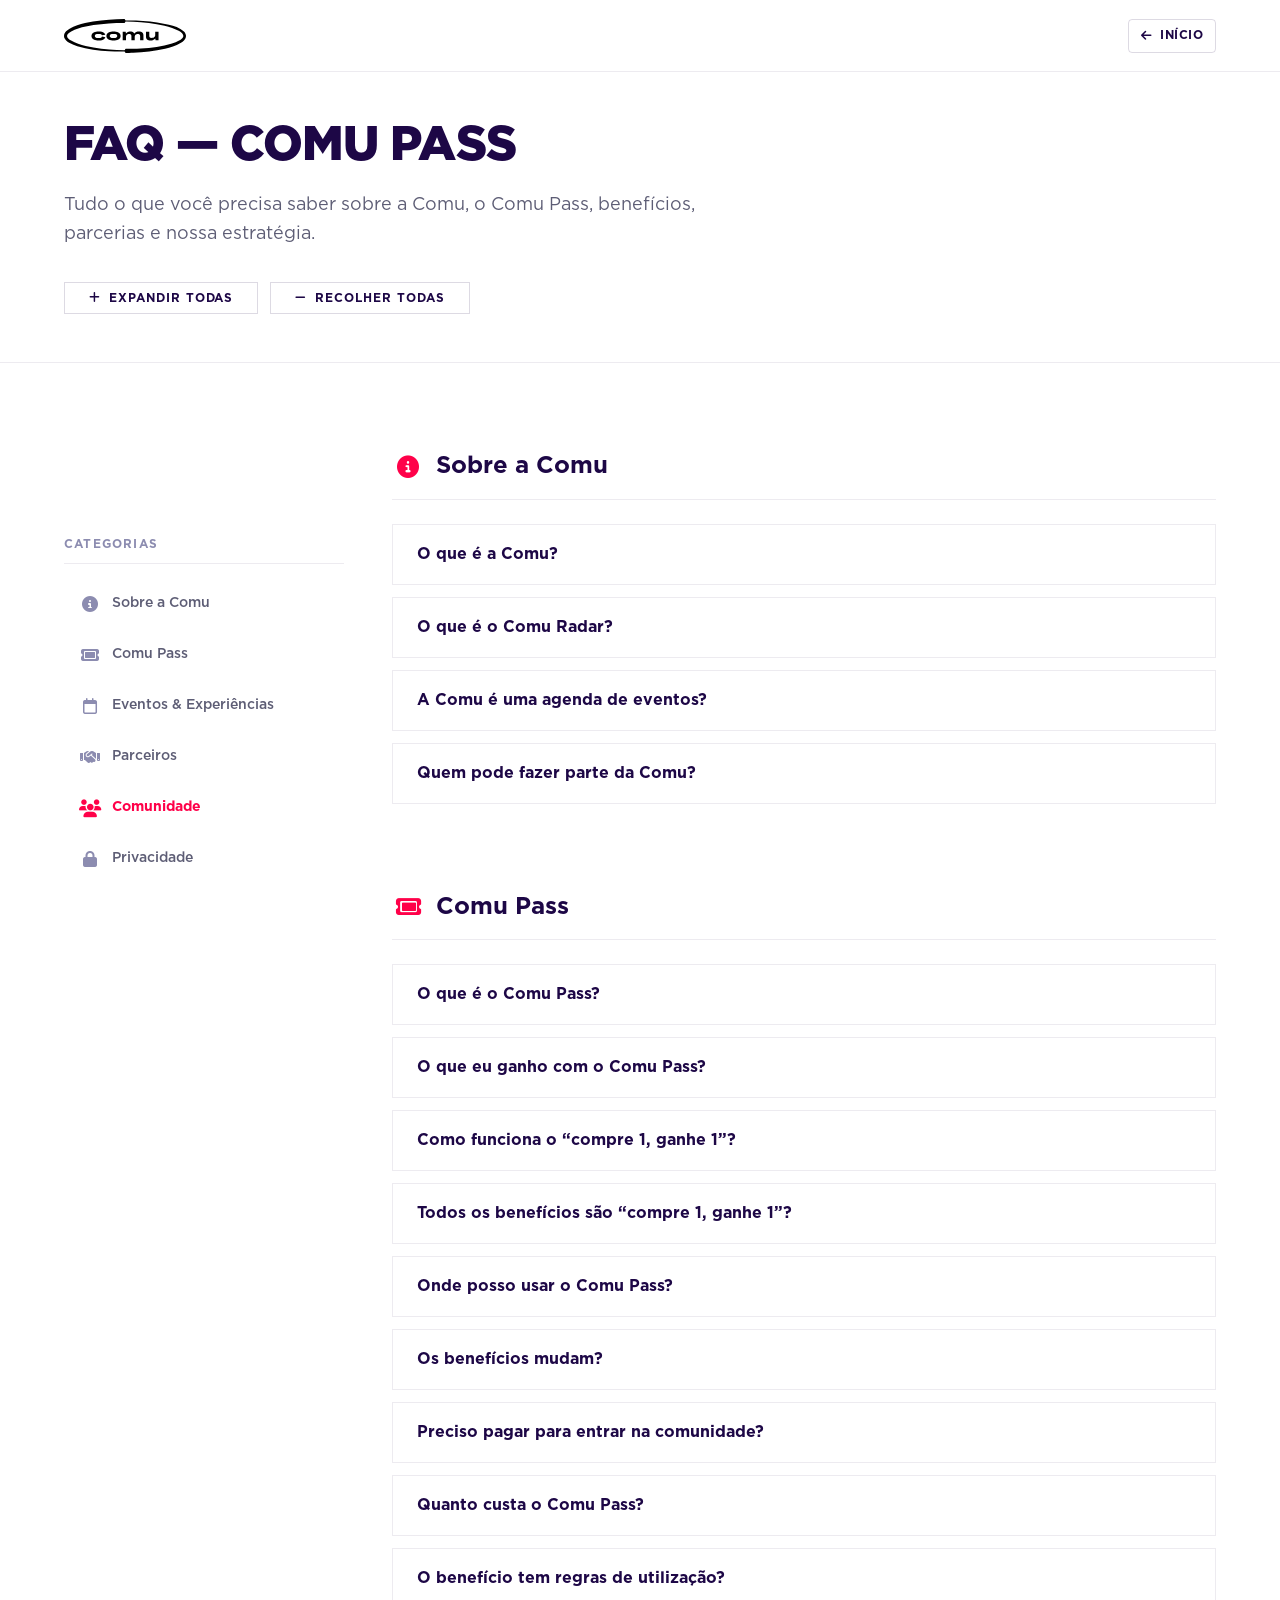
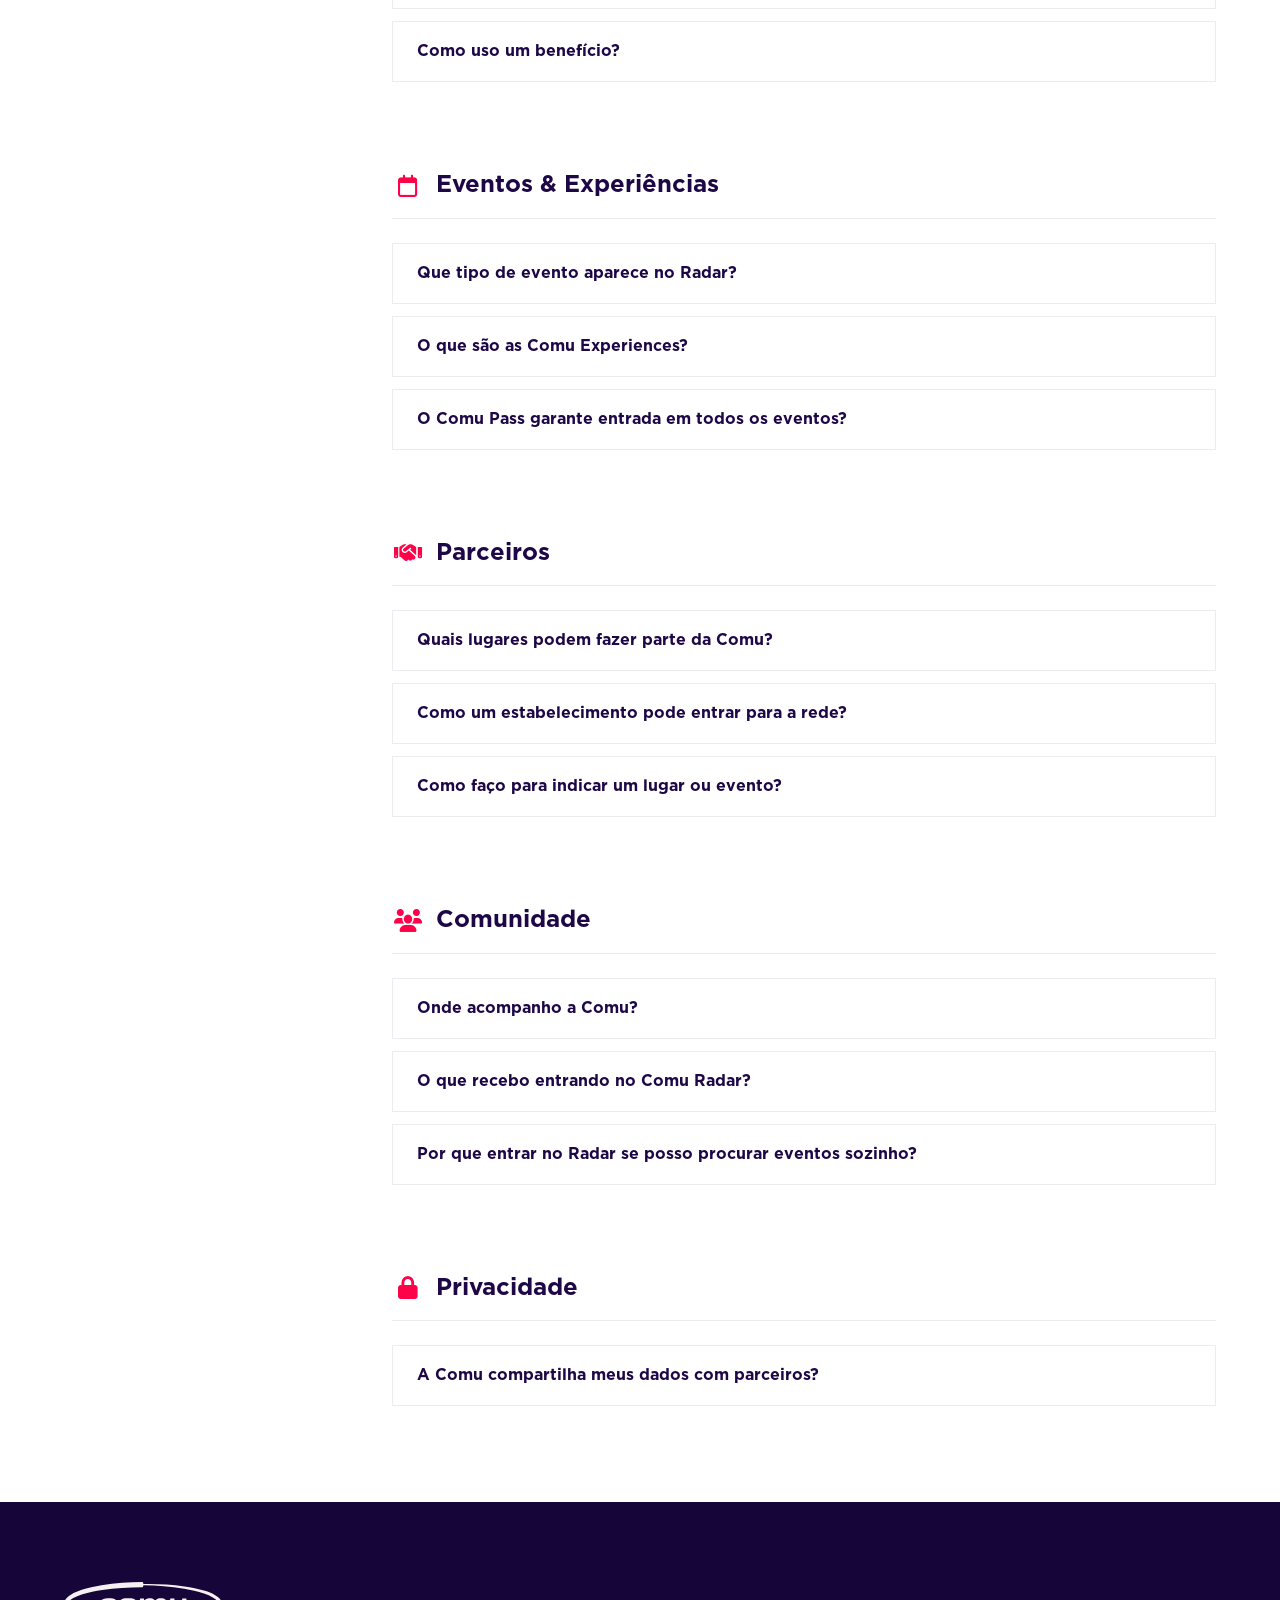
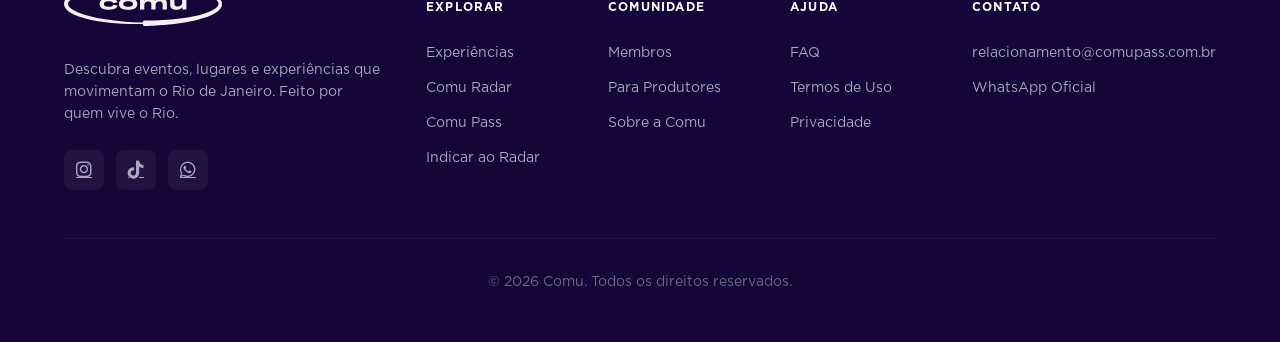
<file: faq.html>
<!DOCTYPE html>
<html lang="pt-BR">
<head>
  <meta charset="UTF-8" />
  <meta name="viewport" content="width=device-width, initial-scale=1.0" />
  <title>FAQ — COMU PASS</title>
  <meta name="description" content="Tire todas as suas dúvidas sobre a Comu, o Comu Pass, benefícios para membros, parcerias com produtores e marcas." />
  
  <!-- Favicon -->
  <link rel="icon" type="image/png" href="public/Ativo 21.svg" />
  
  <!-- Fonts -->
  <link rel="preconnect" href="https://fonts.googleapis.com" />
  <link rel="preconnect" href="https://fonts.gstatic.com" crossorigin />
  <link href="https://fonts.googleapis.com/css2?family=Inter:wght@300;400;500;600;700&family=Outfit:wght@400;600;800;900&display=swap" rel="stylesheet" />

  <!-- Icons -->
  <link rel="stylesheet" href="https://cdnjs.cloudflare.com/ajax/libs/font-awesome/6.5.1/css/all.min.css" integrity="sha512-DTOQO9RWCH3ppGqcWaEA1BIZOC6xxalwEsw9c2QQeAIftl+Vegovlnee1c9QX4TctnWMn13TZye+giMm8e2LwA==" crossorigin="anonymous" referrerpolicy="no-referrer" />

  <!-- Stylesheets -->
  <link rel="stylesheet" href="css/variables.css?v=20" />
  <link rel="stylesheet" href="css/base.css?v=20" />
  <link rel="stylesheet" href="css/components.css?v=20" />
  <link rel="stylesheet" href="css/sections.css?v=20" />
  <link rel="stylesheet" href="css/faq.css?v=20" />
</head>
<body class="faq-page-body">

  <!-- ================================================
       HEADER (FAQ Specific)
       ================================================ -->
  <header class="header scrolled">
    <div class="header__inner">
      <a href="index.html" class="header__logo">
        <img src="public/Comu logo.svg" alt="Comu Pass" class="header__logo-img" style="height: 34px; width: auto;" />
      </a>
      <a href="index.html" class="faq-header-back">
        <i class="fa-solid fa-arrow-left"></i>
        <span>Início</span>
      </a>
    </div>
  </header>

  <!-- ================================================
       FAQ HERO
       ================================================ -->
  <section class="faq-hero">
    <div class="container">
      <h1 class="faq-hero__title">FAQ — COMU PASS</h1>
      <p class="faq-hero__subtitle">Tudo o que você precisa saber sobre a Comu, o Comu Pass, benefícios, parcerias e nossa estratégia.</p>
      
      <div class="faq-hero__actions">
        <button id="btn-expand-all" class="btn btn--secondary btn--sm"><i class="fa-solid fa-plus"></i> Expandir Todas</button>
        <button id="btn-collapse-all" class="btn btn--secondary btn--sm"><i class="fa-solid fa-minus"></i> Recolher Todas</button>
      </div>
    </div>
  </section>

  <!-- ================================================
       FAQ MAIN LAYOUT
       ================================================ -->
  <main class="faq-main container">
    <div class="faq-layout-grid">
      
      <!-- Sticky Sidebar Navigation -->
      <aside class="faq-sidebar">
        <div class="faq-sidebar__card">
          <h3 class="faq-sidebar__title">Categorias</h3>
          <nav class="faq-sidebar__nav">
            <a href="#cat-sobre" class="faq-sidebar__link active"><i class="fa-solid fa-circle-info"></i> Sobre a Comu</a>
            <a href="#cat-pass" class="faq-sidebar__link"><i class="fa-solid fa-ticket"></i> Comu Pass</a>
            <a href="#cat-eventos" class="faq-sidebar__link"><i class="fa-regular fa-calendar"></i> Eventos & Experiências</a>
            <a href="#cat-parceiros" class="faq-sidebar__link"><i class="fa-solid fa-handshake"></i> Parceiros</a>
            <a href="#cat-comunidade" class="faq-sidebar__link"><i class="fa-solid fa-users"></i> Comunidade</a>
            <a href="#cat-privacidade" class="faq-sidebar__link"><i class="fa-solid fa-lock"></i> Privacidade</a>
          </nav>
        </div>
      </aside>

      <!-- FAQ Content Area -->
      <section class="faq-content">
        
        <!-- CATEGORY 1: SOBRE A COMU -->
        <div id="cat-sobre" class="faq-section-block">
          <h2 class="faq-section-block__title"><i class="fa-solid fa-circle-info"></i> Sobre a Comu</h2>
          
          <div class="faq-section-block__accordion">
            
            <div class="faq__item">
              <button class="faq__question" aria-expanded="false">
                <span>O que é a Comu?</span>
                <i class="fa-solid fa-chevron-down faq__icon"></i>
              </button>
              <div class="faq__answer">
                <div class="faq__answer-content">
                  <p>A Comu é uma comunidade de entretenimento que conecta pessoas a eventos, lugares, benefícios e experiências pelo Rio.</p>
                </div>
              </div>
            </div>

            <div class="faq__item">
              <button class="faq__question" aria-expanded="false">
                <span>O que é o Comu Radar?</span>
                <i class="fa-solid fa-chevron-down faq__icon"></i>
              </button>
              <div class="faq__answer">
                <div class="faq__answer-content">
                  <p>É a curadoria gratuita da Comu. A gente filtra festas, shows, eventos e experiências que merecem estar no seu radar.</p>
                </div>
              </div>
            </div>

            <div class="faq__item">
              <button class="faq__question" aria-expanded="false">
                <span>A Comu é uma agenda de eventos?</span>
                <i class="fa-solid fa-chevron-down faq__icon"></i>
              </button>
              <div class="faq__answer">
                <div class="faq__answer-content">
                  <p>Não. Mais do que listar eventos, a Comu faz uma curadoria do que vale a pena conhecer e viver.</p>
                </div>
              </div>
            </div>

            <div class="faq__item">
              <button class="faq__question" aria-expanded="false">
                <span>Quem pode fazer parte da Comu?</span>
                <i class="fa-solid fa-chevron-down faq__icon"></i>
              </button>
              <div class="faq__answer">
                <div class="faq__answer-content">
                  <p>Qualquer pessoa pode fazer parte da comunidade. O Radar é gratuito e aberto.</p>
                </div>
              </div>
            </div>

          </div>
        </div>

        <!-- CATEGORY 2: COMU PASS -->
        <div id="cat-pass" class="faq-section-block">
          <h2 class="faq-section-block__title"><i class="fa-solid fa-ticket"></i> Comu Pass</h2>
          
          <div class="faq-section-block__accordion">
            
            <div class="faq__item">
              <button class="faq__question" aria-expanded="false">
                <span>O que é o Comu Pass?</span>
                <i class="fa-solid fa-chevron-down faq__icon"></i>
              </button>
              <div class="faq__answer">
                <div class="faq__answer-content">
                  <p>É o passaporte de benefícios da Comu, que dá acesso a condições exclusivas em uma rede de parceiros.</p>
                </div>
              </div>
            </div>

            <div class="faq__item">
              <button class="faq__question" aria-expanded="false">
                <span>O que eu ganho com o Comu Pass?</span>
                <i class="fa-solid fa-chevron-down faq__icon"></i>
              </button>
              <div class="faq__answer">
                <div class="faq__answer-content">
                  <p>Benefícios em eventos, bares, restaurantes e experiências, como descontos, acessos especiais e ofertas exclusivas.</p>
                </div>
              </div>
            </div>

            <div class="faq__item">
              <button class="faq__question" aria-expanded="false">
                <span>Como funciona o “compre 1, ganhe 1”?</span>
                <i class="fa-solid fa-chevron-down faq__icon"></i>
              </button>
              <div class="faq__answer">
                <div class="faq__answer-content">
                  <p>Você compra um produto ou ingresso e recebe outro, de acordo com as condições definidas por cada parceiro.</p>
                </div>
              </div>
            </div>

            <div class="faq__item">
              <button class="faq__question" aria-expanded="false">
                <span>Todos os benefícios são “compre 1, ganhe 1”?</span>
                <i class="fa-solid fa-chevron-down faq__icon"></i>
              </button>
              <div class="faq__answer">
                <div class="faq__answer-content">
                  <p>Não. O Pass pode oferecer diferentes tipos de benefícios, como descontos, acessos, upgrades, experiências e condições exclusivas.</p>
                </div>
              </div>
            </div>

            <div class="faq__item">
              <button class="faq__question" aria-expanded="false">
                <span>Onde posso usar o Comu Pass?</span>
                <i class="fa-solid fa-chevron-down faq__icon"></i>
              </button>
              <div class="faq__answer">
                <div class="faq__answer-content">
                  <p>Em estabelecimentos, eventos e experiências parceiros da Comu. A rede de parceiros e os benefícios disponíveis ficam disponíveis para consulta na plataforma.</p>
                </div>
              </div>
            </div>

            <div class="faq__item">
              <button class="faq__question" aria-expanded="false">
                <span>Os benefícios mudam?</span>
                <i class="fa-solid fa-chevron-down faq__icon"></i>
              </button>
              <div class="faq__answer">
                <div class="faq__answer-content">
                  <p>Sim. A rede está sempre em movimento, com novos parceiros e benefícios entrando ao longo do tempo.</p>
                </div>
              </div>
            </div>

            <div class="faq__item">
              <button class="faq__question" aria-expanded="false">
                <span>Preciso pagar para entrar na comunidade?</span>
                <i class="fa-solid fa-chevron-down faq__icon"></i>
              </button>
              <div class="faq__answer">
                <div class="faq__answer-content">
                  <p>Não. A comunidade e o Comu Radar são gratuitos. O Comu Pass é uma opção para quem quer acessar a rede de benefícios.</p>
                </div>
              </div>
            </div>

            <div class="faq__item">
              <button class="faq__question" aria-expanded="false">
                <span>Quanto custa o Comu Pass?</span>
                <i class="fa-solid fa-chevron-down faq__icon"></i>
              </button>
              <div class="faq__answer">
                <div class="faq__answer-content">
                  <p>O valor da assinatura mensal será definido e informado em breve na plataforma.</p>
                </div>
              </div>
            </div>

            <div class="faq__item">
              <button class="faq__question" aria-expanded="false">
                <span>O benefício tem regras de utilização?</span>
                <i class="fa-solid fa-chevron-down faq__icon"></i>
              </button>
              <div class="faq__answer">
                <div class="faq__answer-content">
                  <p>Sim. Cada parceiro pode definir condições específicas, como validade, dias, horários, produtos participantes e limite de utilização. Essas informações ficam disponíveis junto ao benefício.</p>
                </div>
              </div>
            </div>

            <div class="faq__item">
              <button class="faq__question" aria-expanded="false">
                <span>Como uso um benefício?</span>
                <i class="fa-solid fa-chevron-down faq__icon"></i>
              </button>
              <div class="faq__answer">
                <div class="faq__answer-content">
                  <p>Escolha o benefício, confira as condições de uso e apresente seu Comu Pass no estabelecimento ou evento parceiro.</p>
                </div>
              </div>
            </div>

          </div>
        </div>

        <!-- CATEGORY 3: EVENTOS & EXPERIÊNCIAS -->
        <div id="cat-eventos" class="faq-section-block">
          <h2 class="faq-section-block__title"><i class="fa-regular fa-calendar"></i> Eventos & Experiências</h2>
          
          <div class="faq-section-block__accordion">
            
            <div class="faq__item">
              <button class="faq__question" aria-expanded="false">
                <span>Que tipo de evento aparece no Radar?</span>
                <i class="fa-solid fa-chevron-down faq__icon"></i>
              </button>
              <div class="faq__answer">
                <div class="faq__answer-content">
                  <p>Festas, shows, festivais, bailes, eventos culturais, experiências gastronômicas e outros rolês que tenham conexão com a comunidade.</p>
                </div>
              </div>
            </div>

            <div class="faq__item">
              <button class="faq__question" aria-expanded="false">
                <span>O que são as Comu Experiences?</span>
                <i class="fa-solid fa-chevron-down faq__icon"></i>
              </button>
              <div class="faq__answer">
                <div class="faq__answer-content">
                  <p>São experiências especiais criadas em parceria com eventos, artistas, casas e marcas, podendo incluir acessos, encontros, bastidores e outras experiências exclusivas.</p>
                </div>
              </div>
            </div>

            <div class="faq__item">
              <button class="faq__question" aria-expanded="false">
                <span>O Comu Pass garante entrada em todos os eventos?</span>
                <i class="fa-solid fa-chevron-down faq__icon"></i>
              </button>
              <div class="faq__answer">
                <div class="faq__answer-content">
                  <p>Não. Cada evento possui suas próprias condições. Quando houver um benefício ou acesso especial para membros, isso estará indicado na oferta.</p>
                </div>
              </div>
            </div>

          </div>
        </div>

        <!-- CATEGORY 4: PARCEIROS -->
        <div id="cat-parceiros" class="faq-section-block">
          <h2 class="faq-section-block__title"><i class="fa-solid fa-handshake"></i> Parceiros</h2>
          
          <div class="faq-section-block__accordion">
            
            <div class="faq__item">
              <button class="faq__question" aria-expanded="false">
                <span>Quais lugares podem fazer parte da Comu?</span>
                <i class="fa-solid fa-chevron-down faq__icon"></i>
              </button>
              <div class="faq__answer">
                <div class="faq__answer-content">
                  <p>Casas de eventos, festas, produtores, bares, restaurantes, festivais, artistas, marcas e outros negócios ligados a entretenimento e experiências.</p>
                </div>
              </div>
            </div>

            <div class="faq__item">
              <button class="faq__question" aria-expanded="false">
                <span>Como um estabelecimento pode entrar para a rede?</span>
                <i class="fa-solid fa-chevron-down faq__icon"></i>
              </button>
              <div class="faq__answer">
                <div class="faq__answer-content">
                  <p>Basta entrar em contato com a Comu. A equipe avalia o negócio e desenvolve um benefício ou formato de parceria que faça sentido para os dois lados.</p>
                </div>
              </div>
            </div>

            <div class="faq__item">
              <button class="faq__question" aria-expanded="false">
                <span>Como faço para indicar um lugar ou evento?</span>
                <i class="fa-solid fa-chevron-down faq__icon"></i>
              </button>
              <div class="faq__answer">
                <div class="faq__answer-content">
                  <p>Você pode enviar uma indicação pelos nossos canais. A Comu avalia o evento ou estabelecimento para possíveis curadorias e parcerias.</p>
                </div>
              </div>
            </div>

          </div>
        </div>

        <!-- CATEGORY 5: COMUNIDADE -->
        <div id="cat-comunidade" class="faq-section-block">
          <h2 class="faq-section-block__title"><i class="fa-solid fa-users"></i> Comunidade</h2>
          
          <div class="faq-section-block__accordion">
            
            <div class="faq__item">
              <button class="faq__question" aria-expanded="false">
                <span>Onde acompanho a Comu?</span>
                <i class="fa-solid fa-chevron-down faq__icon"></i>
              </button>
              <div class="faq__answer">
                <div class="faq__answer-content">
                  <p>Pelo Instagram, WhatsApp e pelos canais oficiais da Comu.</p>
                </div>
              </div>
            </div>

            <div class="faq__item">
              <button class="faq__question" aria-expanded="false">
                <span>O que recebo entrando no Comu Radar?</span>
                <i class="fa-solid fa-chevron-down faq__icon"></i>
              </button>
              <div class="faq__answer">
                <div class="faq__answer-content">
                  <p>Curadoria de eventos, descobertas, oportunidades e informações sobre o que está acontecendo pelo Rio.</p>
                </div>
              </div>
            </div>

            <div class="faq__item">
              <button class="faq__question" aria-expanded="false">
                <span>Por que entrar no Radar se posso procurar eventos sozinho?</span>
                <i class="fa-solid fa-chevron-down faq__icon"></i>
              </button>
              <div class="faq__answer">
                <div class="faq__answer-content">
                  <p>Porque você não precisa procurar em vários lugares. A Comu faz o trabalho de descobrir, filtrar e organizar o que merece sua atenção.</p>
                </div>
              </div>
            </div>

          </div>
        </div>

        <!-- CATEGORY 6: PRIVACIDADE -->
        <div id="cat-privacidade" class="faq-section-block">
          <h2 class="faq-section-block__title"><i class="fa-solid fa-lock"></i> Privacidade</h2>
          
          <div class="faq-section-block__accordion">
            
            <div class="faq__item">
              <button class="faq__question" aria-expanded="false">
                <span>A Comu compartilha meus dados com parceiros?</span>
                <i class="fa-solid fa-chevron-down faq__icon"></i>
              </button>
              <div class="faq__answer">
                <div class="faq__answer-content">
                  <p>A Comu não vende seus dados pessoais. Qualquer utilização ou compartilhamento de dados segue as finalidades informadas e a legislação aplicável.</p>
                </div>
              </div>
            </div>

          </div>
        </div>

      </section>
      
    </div>
  </main>

  <!-- ================================================
       FOOTER
       ================================================ -->
  <footer class="footer" id="footer">
    <div class="container">
      <div class="footer__grid">
        <div>
          <a href="index.html" class="footer__logo" style="display: inline-block; margin-bottom: var(--space-2);">
            <img src="public/Comu logo.svg" alt="Comu Pass" class="footer__logo-img" style="height: 44px; width: auto;" />
          </a>
          <p class="footer__brand-text">
            Descubra eventos, lugares e experiências que movimentam o Rio de Janeiro. Feito por quem vive o Rio.
          </p>
          <div class="footer__socials">
            <a href="https://www.instagram.com/comupass/" target="_blank" rel="noopener noreferrer" class="footer__social-link" aria-label="Instagram">
              <i class="fa-brands fa-instagram"></i>
            </a>
            <a href="https://www.tiktok.com/" target="_blank" rel="noopener noreferrer" class="footer__social-link" aria-label="TikTok">
              <i class="fa-brands fa-tiktok"></i>
            </a>
            <a href="#" target="_blank" rel="noopener noreferrer" class="footer__social-link js-obfuscated-wa" data-country="55" data-ddd="21" data-num="976229522" aria-label="WhatsApp">
              <i class="fa-brands fa-whatsapp"></i>
            </a>
          </div>
        </div>
        
        <div>
          <h4 class="footer__heading">Explorar</h4>
          <nav class="footer__links">
            <a href="index.html#experiencias" class="footer__link">Experiências</a>
            <a href="index.html#picks" class="footer__link">Comu Radar</a>
            <a href="index.html#pass" class="footer__link">Comu Pass</a>
            <a href="index.html#radar" class="footer__link">Indicar ao Radar</a>
          </nav>
        </div>
        
        <div>
          <h4 class="footer__heading">Comunidade</h4>
          <nav class="footer__links">
            <a href="pass.html" class="footer__link">Membros</a>
            <a href="index.html#produtores" class="footer__link">Para Produtores</a>
            <a href="index.html#sobre" class="footer__link">Sobre a Comu</a>
          </nav>
        </div>

        <div>
          <h4 class="footer__heading">Ajuda</h4>
          <nav class="footer__links">
            <a href="faq.html" class="footer__link">FAQ</a>
            <a href="termos.html" class="footer__link">Termos de Uso</a>
            <a href="termos.html" class="footer__link">Privacidade</a>
          </nav>
        </div>
        
        <div>
          <h4 class="footer__heading">Contato</h4>
          <nav class="footer__links">
            <a href="#" class="footer__link js-obfuscated-email" data-user="relacionamento" data-domain="comupass.com.br"></a>
            <a href="#" class="footer__link js-obfuscated-wa" data-country="55" data-ddd="21" data-num="976229522">WhatsApp Oficial</a>
          </nav>
        </div>
      </div>

      <div class="footer__bottom">
        <span>© 2026 Comu. Todos os direitos reservados.</span>
      </div>
    </div>
  </footer>

  <!-- Scripts -->
  <script src="js/obfuscate.js"></script>
  <script src="js/faq.js"></script>

</body>
</html>
</file>
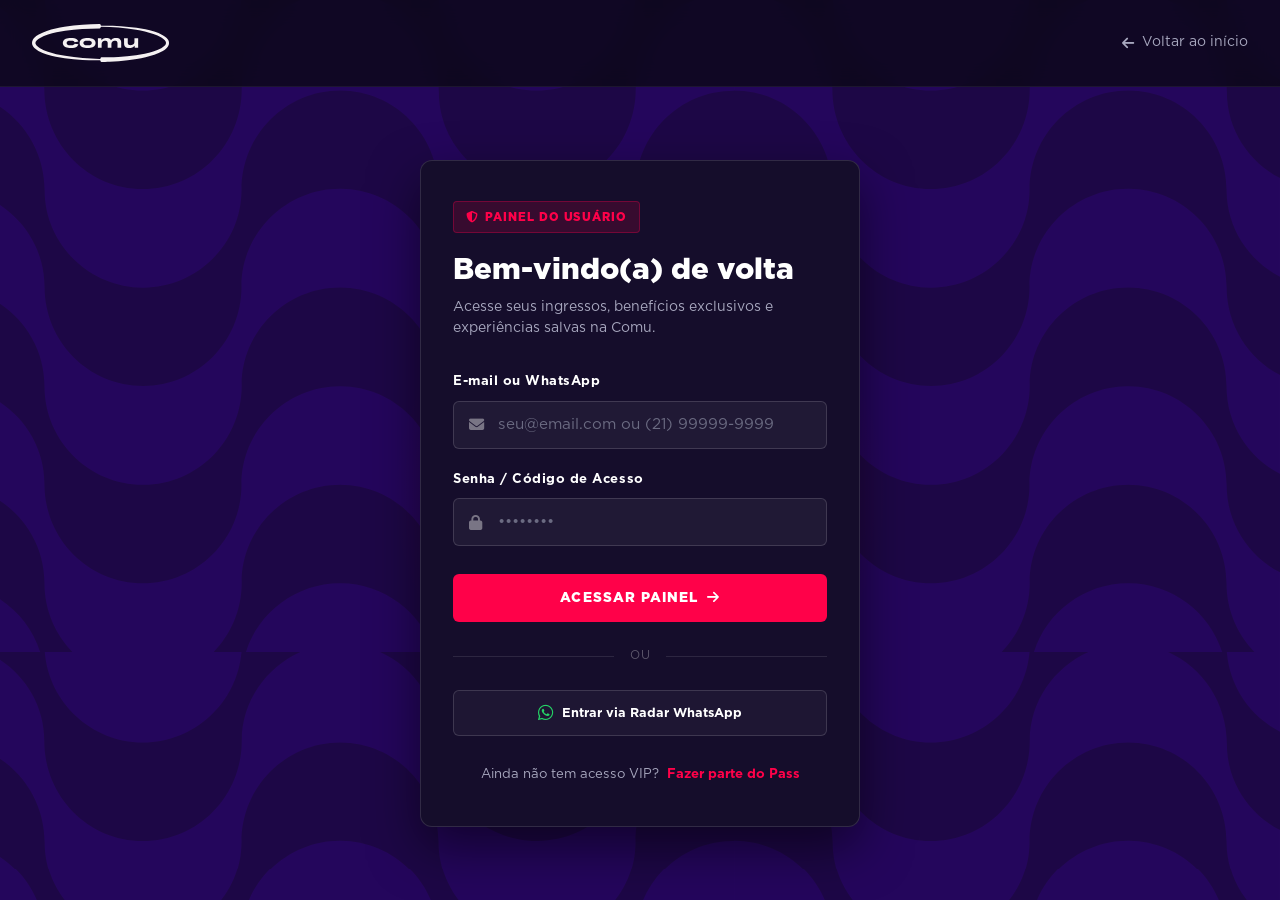
<file: login.html>
<!DOCTYPE html>
<html lang="pt-BR">
<head>
  <meta charset="UTF-8" />
  <meta name="viewport" content="width=device-width, initial-scale=1.0" />
  <title>Entrar — Comu Pass | Painel do Usuário</title>
  <meta name="description" content="Acesse sua conta na Comu para ver seus ingressos, benefícios do Comu Pass e experiências salvas." />
  
  <!-- Fonts -->
  <link rel="preconnect" href="https://fonts.googleapis.com" />
  <link rel="preconnect" href="https://fonts.gstatic.com" crossorigin />
  <link href="https://fonts.googleapis.com/css2?family=Inter:wght@400;500;600&family=Outfit:wght@400;500;600;700;800;900&display=swap" rel="stylesheet" />
  
  <!-- Icons -->
  <link rel="stylesheet" href="https://cdnjs.cloudflare.com/ajax/libs/font-awesome/6.5.1/css/all.min.css" integrity="sha512-DTOQO9RWCH3ppGqcWaEA1BIZOC6xxalwEsw9c2QQeAIftl+Vegovlnee1c9QX4TctnWMn13TZye+giMm8e2LwA==" crossorigin="anonymous" referrerpolicy="no-referrer" />
  
  <!-- Styles -->
  <link rel="stylesheet" href="css/reset.css" />
  <link rel="stylesheet" href="css/variables.css" />
  <link rel="stylesheet" href="css/base.css" />
  <link rel="stylesheet" href="css/components.css" />
  <link rel="stylesheet" href="css/sections.css" />

  <style>
    .auth-page {
      min-height: 100vh;
      display: flex;
      flex-direction: column;
      background-color: var(--color-bg-primary);
      position: relative;
      overflow-x: hidden;
    }

    .auth-header {
      padding: 1.5rem 2rem;
      display: flex;
      align-items: center;
      justify-content: space-between;
      border-bottom: 1px solid rgba(255, 255, 255, 0.06);
      background: rgba(12, 8, 23, 0.8);
      backdrop-filter: blur(12px);
    }

    .auth-header__logo img {
      height: 38px;
      width: auto;
    }

    .auth-header__back {
      color: var(--color-text-secondary);
      text-decoration: none;
      font-family: var(--font-display);
      font-size: var(--text-sm);
      display: inline-flex;
      align-items: center;
      gap: 0.5rem;
      transition: color 0.2s ease;
    }

    .auth-header__back:hover {
      color: #ffffff;
    }

    .auth-main {
      flex: 1;
      display: flex;
      align-items: center;
      justify-content: center;
      padding: 3rem 1.5rem;
      position: relative;
      z-index: 1;
    }

    .auth-bg-glow {
      position: absolute;
      width: 500px;
      height: 500px;
      background: radial-gradient(circle, rgba(255, 1, 73, 0.15) 0%, transparent 70%);
      top: 50%;
      left: 50%;
      transform: translate(-50%, -50%);
      pointer-events: none;
      z-index: 0;
    }

    .auth-card {
      width: 100%;
      max-width: 440px;
      background: #150d2b;
      border: 1px solid rgba(255, 255, 255, 0.12);
      border-radius: 12px;
      padding: 2.5rem 2rem;
      box-shadow: 0 20px 50px rgba(0, 0, 0, 0.5);
      position: relative;
      z-index: 1;
    }

    .auth-card__badge {
      display: inline-flex;
      align-items: center;
      gap: 0.4rem;
      background: rgba(255, 1, 73, 0.15);
      color: var(--color-accent);
      border: 1px solid rgba(255, 1, 73, 0.3);
      font-family: var(--font-display);
      font-size: 0.72rem;
      font-weight: 800;
      letter-spacing: 0.08em;
      text-transform: uppercase;
      padding: 0.35rem 0.75rem;
      border-radius: 4px;
      margin-bottom: 1.25rem;
    }

    .auth-card__title {
      font-family: var(--font-display);
      font-size: 1.85rem;
      font-weight: 900;
      color: #ffffff;
      margin-bottom: 0.5rem;
      line-height: 1.2;
    }

    .auth-card__subtitle {
      font-family: var(--font-body);
      font-size: var(--text-sm);
      color: var(--color-text-secondary);
      margin-bottom: 2rem;
      line-height: 1.5;
    }

    .auth-form {
      display: flex;
      flex-direction: column;
      gap: 1.25rem;
    }

    .auth-form .form-group {
      margin-bottom: 0;
    }

    .auth-form .form-label {
      color: #ffffff;
      font-size: 0.82rem;
      font-weight: 600;
      margin-bottom: 0.5rem;
    }

    .auth-input-wrapper {
      position: relative;
      display: flex;
      align-items: center;
    }

    .auth-input-icon {
      position: absolute;
      left: 1rem;
      color: rgba(255, 255, 255, 0.4);
      font-size: 0.95rem;
      pointer-events: none;
    }

    .auth-form .form-input {
      padding-left: 2.75rem;
      background: rgba(255, 255, 255, 0.05);
      border: 1px solid rgba(255, 255, 255, 0.14);
      border-radius: 6px;
      color: #ffffff;
      font-size: 0.95rem;
      height: 48px;
      transition: all 0.2s ease;
    }

    .auth-form .form-input:focus {
      border-color: var(--color-accent);
      background: rgba(255, 255, 255, 0.08);
      box-shadow: none;
      outline: none;
    }

    .auth-submit-btn {
      margin-top: 0.5rem;
      height: 48px;
      font-size: 0.85rem;
      border-radius: 6px;
      font-weight: 800;
    }

    .auth-divider {
      display: flex;
      align-items: center;
      gap: 1rem;
      margin: 1.5rem 0;
      color: rgba(255, 255, 255, 0.3);
      font-size: 0.75rem;
      text-transform: uppercase;
      letter-spacing: 0.06em;
    }

    .auth-divider::before,
    .auth-divider::after {
      content: '';
      flex: 1;
      height: 1px;
      background: rgba(255, 255, 255, 0.1);
    }

    .auth-alt-btn {
      width: 100%;
      height: 46px;
      display: inline-flex;
      align-items: center;
      justify-content: center;
      gap: 0.6rem;
      background: rgba(255, 255, 255, 0.04);
      border: 1px solid rgba(255, 255, 255, 0.14);
      border-radius: 6px;
      color: #ffffff;
      font-family: var(--font-display);
      font-size: 0.8rem;
      font-weight: 600;
      text-decoration: none;
      transition: all 0.2s ease;
    }

    .auth-alt-btn:hover {
      background: rgba(255, 255, 255, 0.08);
      border-color: rgba(255, 255, 255, 0.3);
    }

    .auth-card__footer {
      margin-top: 1.75rem;
      text-align: center;
      font-size: 0.82rem;
      color: var(--color-text-secondary);
    }

    .auth-card__footer a {
      color: var(--color-accent);
      font-weight: 700;
      text-decoration: none;
      margin-left: 0.25rem;
    }

    .auth-card__footer a:hover {
      text-decoration: underline;
    }
  </style>
</head>
<body class="auth-page">

  <!-- Header -->
  <header class="auth-header">
    <a href="index.html" class="auth-header__logo">
      <img src="public/Comu logo.svg" alt="Comu Pass" />
    </a>
    <a href="index.html" class="auth-header__back">
      <i class="fa-solid fa-arrow-left"></i>
      <span>Voltar ao início</span>
    </a>
  </header>

  <!-- Main Login Card -->
  <main class="auth-main">
    <div class="auth-bg-glow"></div>
    
    <div class="auth-card">
      <span class="auth-card__badge">
        <i class="fa-solid fa-shield-halved"></i> Painel do Usuário
      </span>

      <h1 class="auth-card__title">Bem-vindo(a) de volta</h1>
      <p class="auth-card__subtitle">
        Acesse seus ingressos, benefícios exclusivos e experiências salvas na Comu.
      </p>

      <form class="auth-form" onsubmit="event.preventDefault(); alert('Em breve: login e painel do usuário integrado!');">
        <div class="form-group">
          <label class="form-label" for="login-email">E-mail ou WhatsApp</label>
          <div class="auth-input-wrapper">
            <i class="fa-solid fa-envelope auth-input-icon"></i>
            <input type="text" id="login-email" class="form-input" placeholder="seu@email.com ou (21) 99999-9999" required />
          </div>
        </div>

        <div class="form-group">
          <label class="form-label" for="login-password">Senha / Código de Acesso</label>
          <div class="auth-input-wrapper">
            <i class="fa-solid fa-lock auth-input-icon"></i>
            <input type="password" id="login-password" class="form-input" placeholder="••••••••" required />
          </div>
        </div>

        <button type="submit" class="btn btn--primary btn--full auth-submit-btn">
          <span>ACESSAR PAINEL</span>
          <i class="fa-solid fa-arrow-right"></i>
        </button>
      </form>

      <div class="auth-divider">ou</div>

      <a href="https://chat.whatsapp.com/CaifVi3wOTmDLgZnw5arJS" target="_blank" rel="noopener noreferrer" class="auth-alt-btn">
        <i class="fa-brands fa-whatsapp" style="color: #25D366; font-size: 1.1rem;"></i>
        <span>Entrar via Radar WhatsApp</span>
      </a>

      <div class="auth-card__footer">
        Ainda não tem acesso VIP?
        <a href="index.html#pass">Fazer parte do Pass</a>
      </div>
    </div>
  </main>

</body>
</html>
</file>
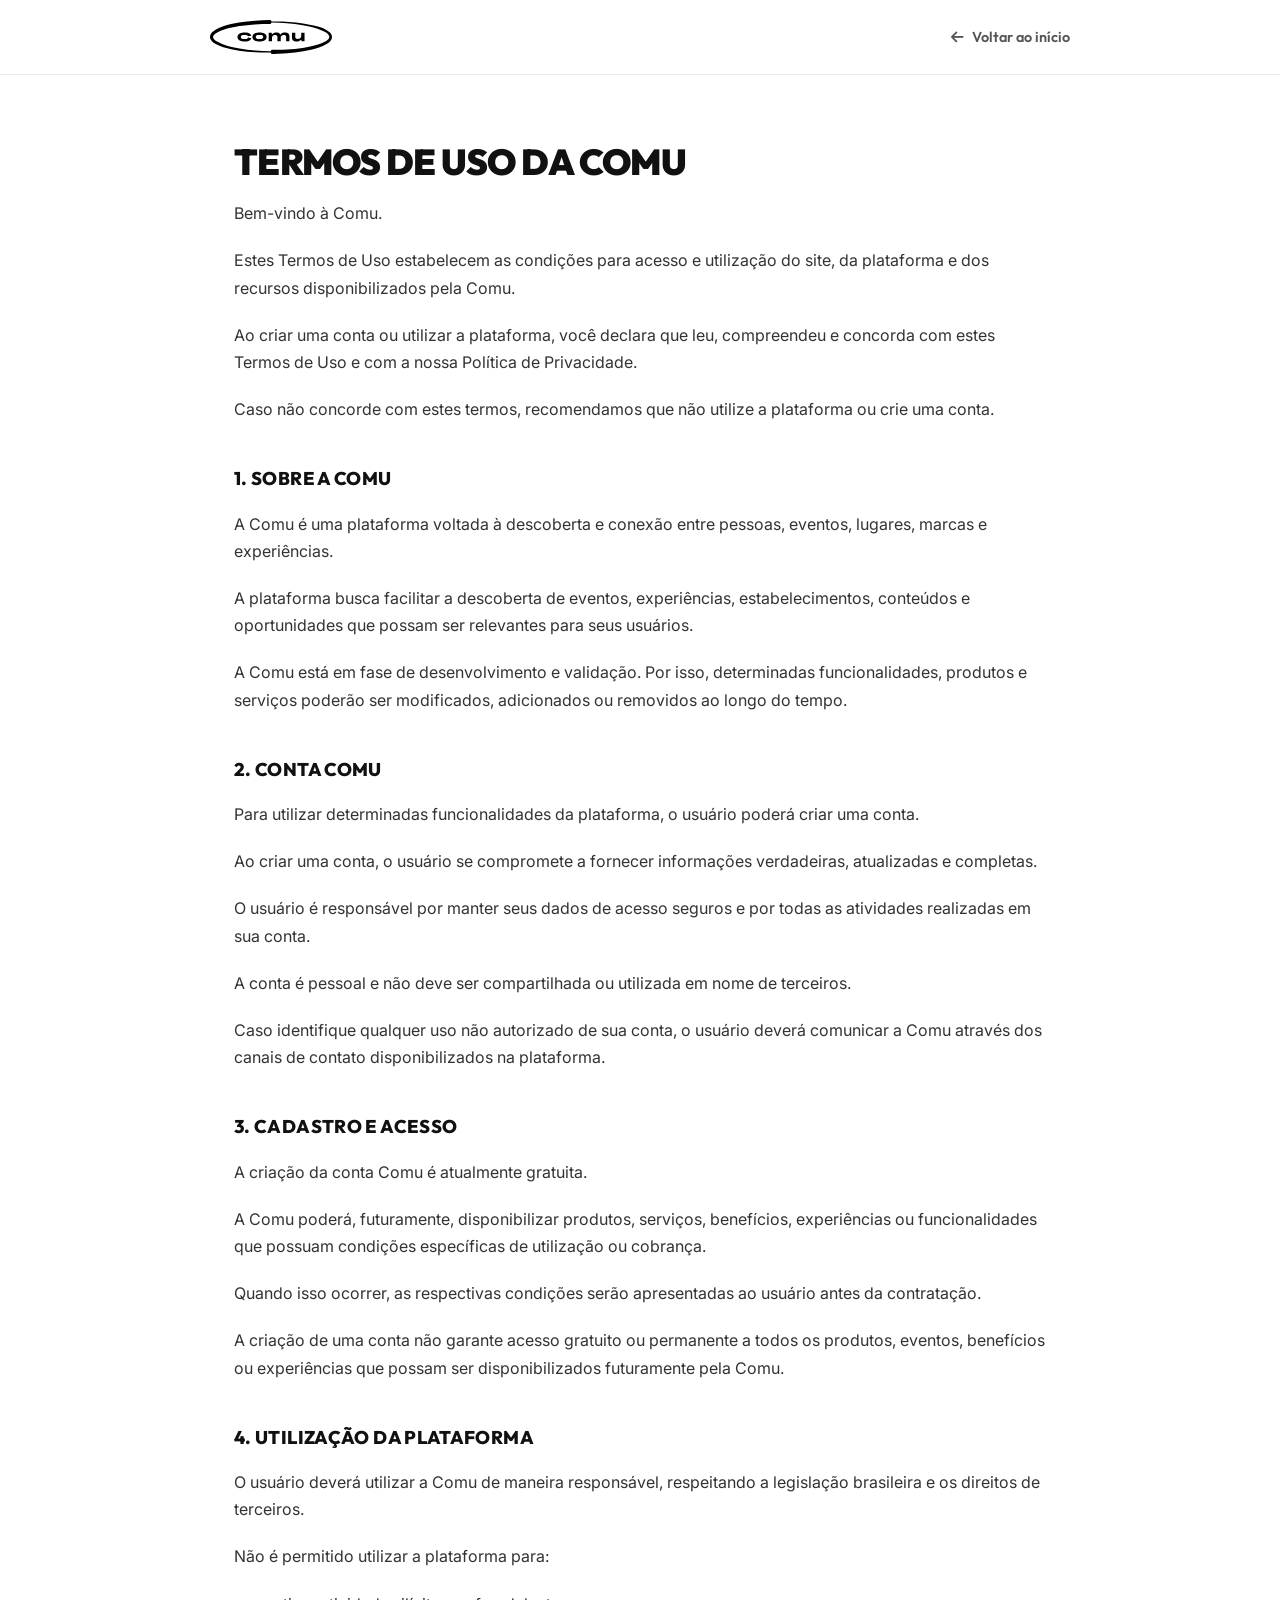
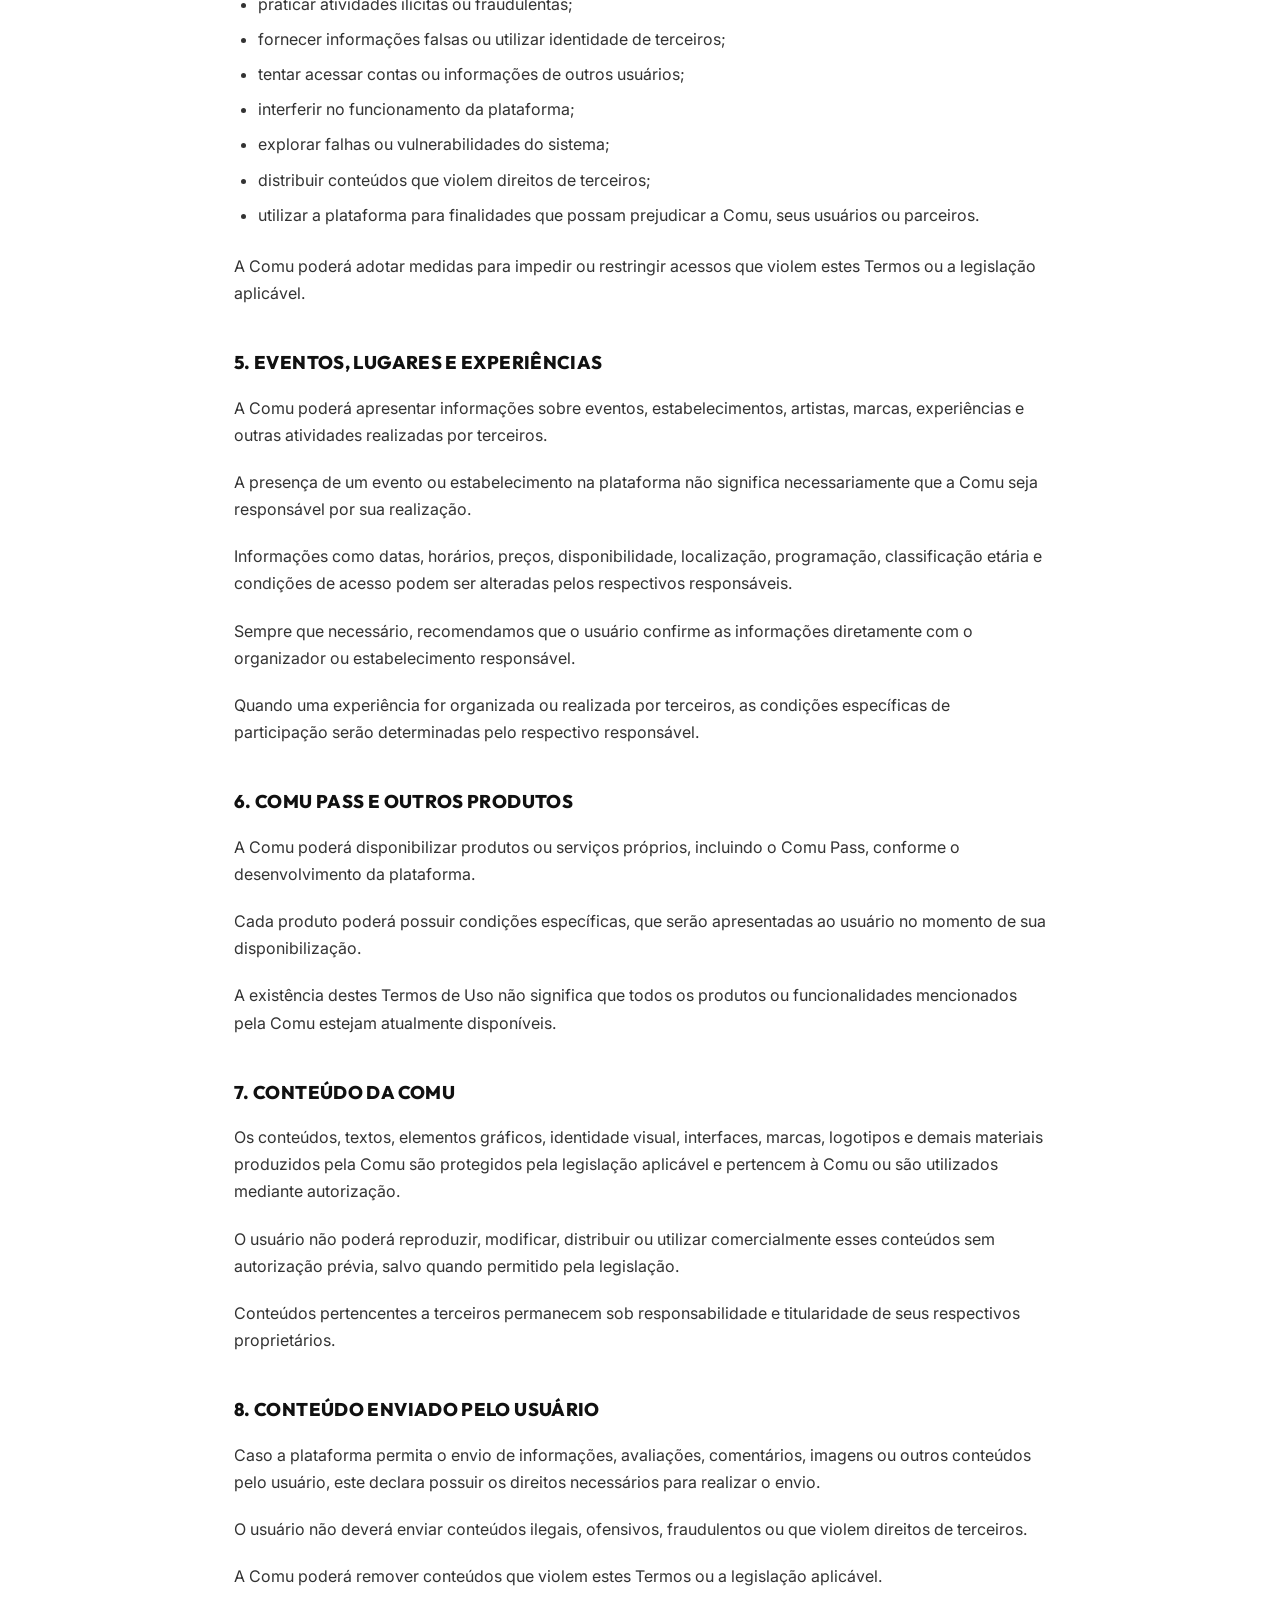
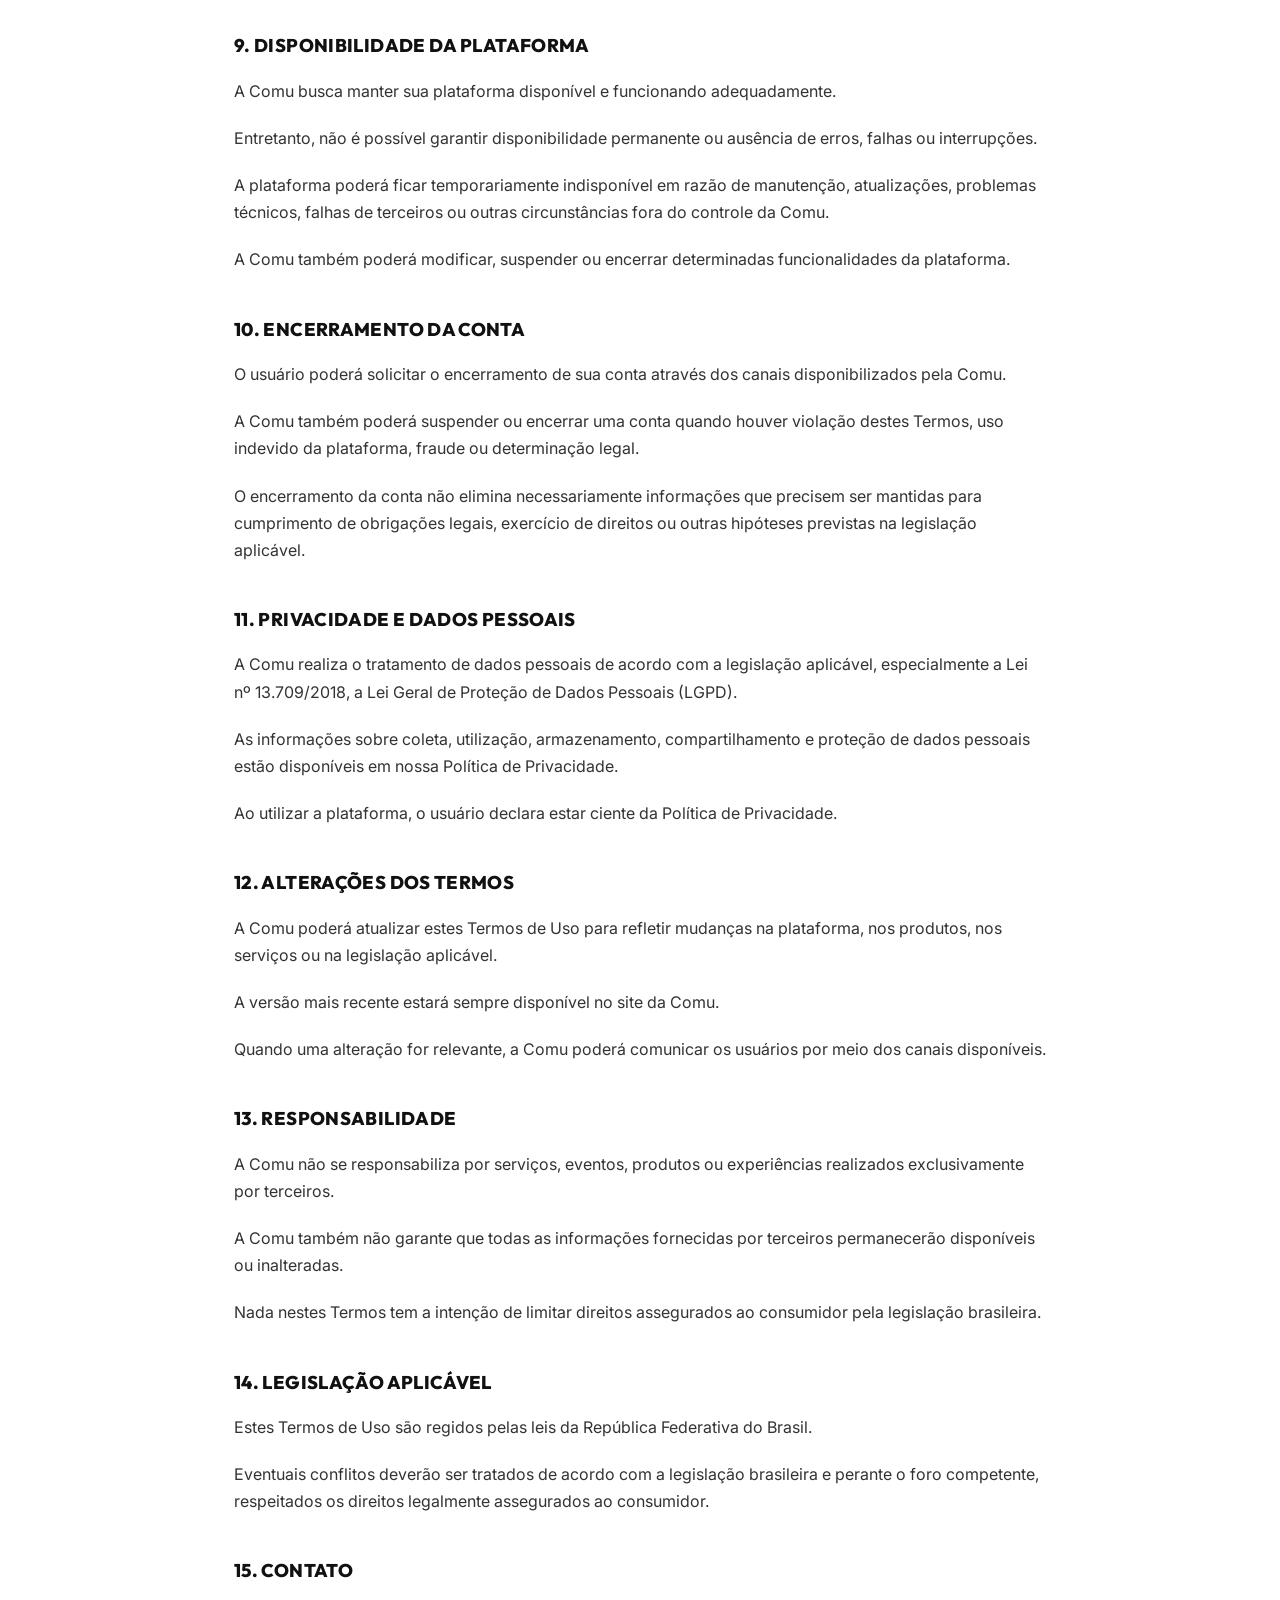
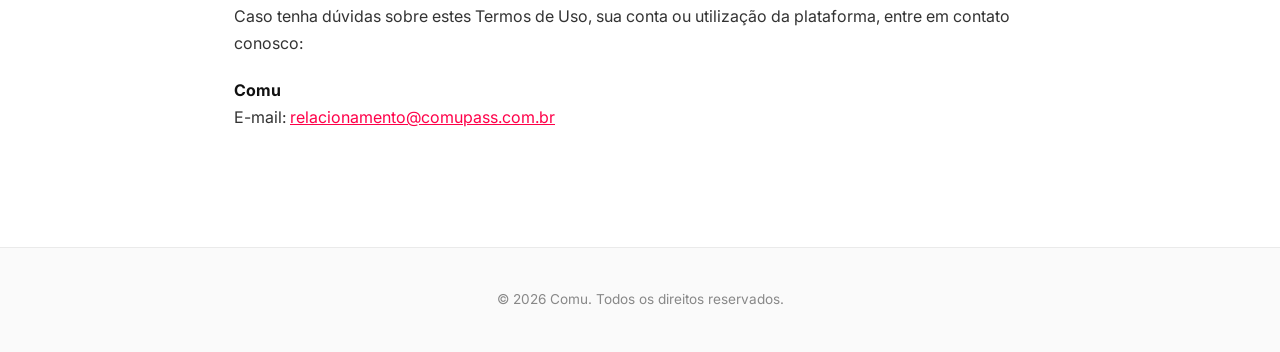
<file: termos-de-uso.html>
<!DOCTYPE html>
<html lang="pt-BR">
<head>
  <meta charset="UTF-8" />
  <meta name="viewport" content="width=device-width, initial-scale=1.0" />
  <title>Termos de Uso — Comu</title>
  <meta name="description" content="Termos de Uso da Comu. Condições para acesso e utilização da plataforma." />
  
  <!-- Fonts -->
  <link rel="preconnect" href="https://fonts.googleapis.com" />
  <link rel="preconnect" href="https://fonts.gstatic.com" crossorigin />
  <link href="https://fonts.googleapis.com/css2?family=Inter:wght@400;500;600;700&family=Outfit:wght@600;700;800;900&display=swap" rel="stylesheet" />
  
  <!-- Icons -->
  <link rel="stylesheet" href="https://cdnjs.cloudflare.com/ajax/libs/font-awesome/6.5.1/css/all.min.css" integrity="sha512-DTOQO9RWCH3ppGqcWaEA1BIZOC6xxalwEsw9c2QQeAIftl+Vegovlnee1c9QX4TctnWMn13TZye+giMm8e2LwA==" crossorigin="anonymous" referrerpolicy="no-referrer" />
  
  <!-- Favicon -->
  <link rel="icon" href="data:image/svg+xml,<svg xmlns=%22http://www.w3.org/2000/svg%22 viewBox=%220 0 256 256%22><rect width=%22256%22 height=%22256%22 fill=%22none%22/><path d=%22M112,16H32A16,16,0,0,0,16,32V224a16,16,0,0,0,16,16h80%22 fill=%22none%22 stroke=%22%23ff0149%22 stroke-linecap=%22round%22 stroke-linejoin=%22round%22 stroke-width=%2216%22/><path d=%22M240,224H112V64a16,16,0,0,1,16-16h96a16,16,0,0,1,16,16Z%22 fill=%22none%22 stroke=%22%23ff0149%22 stroke-linecap=%22round%22 stroke-linejoin=%22round%22 stroke-width=%2216%22/></svg>" />

  <style>
    * {
      box-sizing: border-box;
      margin: 0;
      padding: 0;
    }

    body {
      background-color: #ffffff;
      color: #222222;
      font-family: 'Inter', -apple-system, BlinkMacSystemFont, "Segoe UI", Roboto, sans-serif;
      font-size: 16px;
      line-height: 1.7;
      -webkit-font-smoothing: antialiased;
    }

    /* Header */
    .terms-header {
      background-color: #ffffff;
      border-bottom: 1px solid #eaeaea;
      padding: 1.25rem 2rem;
      position: sticky;
      top: 0;
      z-index: 100;
    }

    .terms-header__inner {
      max-width: 860px;
      margin: 0 auto;
      display: flex;
      align-items: center;
      justify-content: space-between;
    }

    .terms-header__logo img {
      height: 34px;
      width: auto;
      display: block;
      filter: brightness(0);
    }

    .terms-header__back {
      display: inline-flex;
      align-items: center;
      gap: 0.5rem;
      color: #555555;
      text-decoration: none;
      font-family: 'Outfit', sans-serif;
      font-size: 0.9rem;
      font-weight: 600;
      transition: color 0.2s ease;
    }

    .terms-header__back:hover {
      color: #ff0149;
    }

    /* Content */
    .terms-container {
      max-width: 860px;
      margin: 0 auto;
      padding: 3.5rem 1.5rem 6rem;
    }

    .terms-title {
      font-family: 'Outfit', sans-serif;
      font-size: 2.25rem;
      font-weight: 900;
      color: #111111;
      margin-bottom: 0.5rem;
      letter-spacing: -0.02em;
      text-transform: uppercase;
    }

    .terms-date {
      color: #777777;
      font-size: 0.9rem;
      margin-bottom: 2.5rem;
      padding-bottom: 1.5rem;
      border-bottom: 1px solid #eaeaea;
    }

    .terms-content p {
      margin-bottom: 1.25rem;
      color: #333333;
    }

    .terms-content h2 {
      font-family: 'Outfit', sans-serif;
      font-size: 1.15rem;
      font-weight: 800;
      color: #111111;
      margin-top: 2.5rem;
      margin-bottom: 1rem;
      letter-spacing: 0.02em;
      text-transform: uppercase;
    }

    .terms-content ul {
      margin-bottom: 1.5rem;
      padding-left: 1.5rem;
    }

    .terms-content li {
      margin-bottom: 0.5rem;
      color: #333333;
    }

    .terms-content a {
      color: #ff0149;
      text-decoration: underline;
    }

    .terms-content strong {
      color: #111111;
    }

    .terms-footer {
      border-top: 1px solid #eaeaea;
      padding: 2.5rem 1.5rem;
      text-align: center;
      color: #888888;
      font-size: 0.85rem;
      background-color: #fafafa;
    }
  </style>
</head>
<body>

  <!-- Header -->
  <header class="terms-header">
    <div class="terms-header__inner">
      <a href="index.html" class="terms-header__logo">
        <img src="public/Comu logo.svg" alt="Comu" />
      </a>
      <a href="index.html" class="terms-header__back">
        <i class="fa-solid fa-arrow-left"></i>
        <span>Voltar ao início</span>
      </a>
    </div>
  </header>

  <!-- Document Body -->
  <main class="terms-container">
    <h1 class="terms-title">TERMOS DE USO DA COMU</h1>

    <div class="terms-content">
      <p>Bem-vindo à Comu.</p>
      <p>Estes Termos de Uso estabelecem as condições para acesso e utilização do site, da plataforma e dos recursos disponibilizados pela Comu.</p>
      <p>Ao criar uma conta ou utilizar a plataforma, você declara que leu, compreendeu e concorda com estes Termos de Uso e com a nossa Política de Privacidade.</p>
      <p>Caso não concorde com estes termos, recomendamos que não utilize a plataforma ou crie uma conta.</p>

      <h2>1. SOBRE A COMU</h2>
      <p>A Comu é uma plataforma voltada à descoberta e conexão entre pessoas, eventos, lugares, marcas e experiências.</p>
      <p>A plataforma busca facilitar a descoberta de eventos, experiências, estabelecimentos, conteúdos e oportunidades que possam ser relevantes para seus usuários.</p>
      <p>A Comu está em fase de desenvolvimento e validação. Por isso, determinadas funcionalidades, produtos e serviços poderão ser modificados, adicionados ou removidos ao longo do tempo.</p>

      <h2>2. CONTA COMU</h2>
      <p>Para utilizar determinadas funcionalidades da plataforma, o usuário poderá criar uma conta.</p>
      <p>Ao criar uma conta, o usuário se compromete a fornecer informações verdadeiras, atualizadas e completas.</p>
      <p>O usuário é responsável por manter seus dados de acesso seguros e por todas as atividades realizadas em sua conta.</p>
      <p>A conta é pessoal e não deve ser compartilhada ou utilizada em nome de terceiros.</p>
      <p>Caso identifique qualquer uso não autorizado de sua conta, o usuário deverá comunicar a Comu através dos canais de contato disponibilizados na plataforma.</p>

      <h2>3. CADASTRO E ACESSO</h2>
      <p>A criação da conta Comu é atualmente gratuita.</p>
      <p>A Comu poderá, futuramente, disponibilizar produtos, serviços, benefícios, experiências ou funcionalidades que possuam condições específicas de utilização ou cobrança.</p>
      <p>Quando isso ocorrer, as respectivas condições serão apresentadas ao usuário antes da contratação.</p>
      <p>A criação de uma conta não garante acesso gratuito ou permanente a todos os produtos, eventos, benefícios ou experiências que possam ser disponibilizados futuramente pela Comu.</p>

      <h2>4. UTILIZAÇÃO DA PLATAFORMA</h2>
      <p>O usuário deverá utilizar a Comu de maneira responsável, respeitando a legislação brasileira e os direitos de terceiros.</p>
      <p>Não é permitido utilizar a plataforma para:</p>
      <ul>
        <li>praticar atividades ilícitas ou fraudulentas;</li>
        <li>fornecer informações falsas ou utilizar identidade de terceiros;</li>
        <li>tentar acessar contas ou informações de outros usuários;</li>
        <li>interferir no funcionamento da plataforma;</li>
        <li>explorar falhas ou vulnerabilidades do sistema;</li>
        <li>distribuir conteúdos que violem direitos de terceiros;</li>
        <li>utilizar a plataforma para finalidades que possam prejudicar a Comu, seus usuários ou parceiros.</li>
      </ul>
      <p>A Comu poderá adotar medidas para impedir ou restringir acessos que violem estes Termos ou a legislação aplicável.</p>

      <h2>5. EVENTOS, LUGARES E EXPERIÊNCIAS</h2>
      <p>A Comu poderá apresentar informações sobre eventos, estabelecimentos, artistas, marcas, experiências e outras atividades realizadas por terceiros.</p>
      <p>A presença de um evento ou estabelecimento na plataforma não significa necessariamente que a Comu seja responsável por sua realização.</p>
      <p>Informações como datas, horários, preços, disponibilidade, localização, programação, classificação etária e condições de acesso podem ser alteradas pelos respectivos responsáveis.</p>
      <p>Sempre que necessário, recomendamos que o usuário confirme as informações diretamente com o organizador ou estabelecimento responsável.</p>
      <p>Quando uma experiência for organizada ou realizada por terceiros, as condições específicas de participação serão determinadas pelo respectivo responsável.</p>

      <h2>6. COMU PASS E OUTROS PRODUTOS</h2>
      <p>A Comu poderá disponibilizar produtos ou serviços próprios, incluindo o Comu Pass, conforme o desenvolvimento da plataforma.</p>
      <p>Cada produto poderá possuir condições específicas, que serão apresentadas ao usuário no momento de sua disponibilização.</p>
      <p>A existência destes Termos de Uso não significa que todos os produtos ou funcionalidades mencionados pela Comu estejam atualmente disponíveis.</p>

      <h2>7. CONTEÚDO DA COMU</h2>
      <p>Os conteúdos, textos, elementos gráficos, identidade visual, interfaces, marcas, logotipos e demais materiais produzidos pela Comu são protegidos pela legislação aplicável e pertencem à Comu ou são utilizados mediante autorização.</p>
      <p>O usuário não poderá reproduzir, modificar, distribuir ou utilizar comercialmente esses conteúdos sem autorização prévia, salvo quando permitido pela legislação.</p>
      <p>Conteúdos pertencentes a terceiros permanecem sob responsabilidade e titularidade de seus respectivos proprietários.</p>

      <h2>8. CONTEÚDO ENVIADO PELO USUÁRIO</h2>
      <p>Caso a plataforma permita o envio de informações, avaliações, comentários, imagens ou outros conteúdos pelo usuário, este declara possuir os direitos necessários para realizar o envio.</p>
      <p>O usuário não deverá enviar conteúdos ilegais, ofensivos, fraudulentos ou que violem direitos de terceiros.</p>
      <p>A Comu poderá remover conteúdos que violem estes Termos ou a legislação aplicável.</p>

      <h2>9. DISPONIBILIDADE DA PLATAFORMA</h2>
      <p>A Comu busca manter sua plataforma disponível e funcionando adequadamente.</p>
      <p>Entretanto, não é possível garantir disponibilidade permanente ou ausência de erros, falhas ou interrupções.</p>
      <p>A plataforma poderá ficar temporariamente indisponível em razão de manutenção, atualizações, problemas técnicos, falhas de terceiros ou outras circunstâncias fora do controle da Comu.</p>
      <p>A Comu também poderá modificar, suspender ou encerrar determinadas funcionalidades da plataforma.</p>

      <h2>10. ENCERRAMENTO DA CONTA</h2>
      <p>O usuário poderá solicitar o encerramento de sua conta através dos canais disponibilizados pela Comu.</p>
      <p>A Comu também poderá suspender ou encerrar uma conta quando houver violação destes Termos, uso indevido da plataforma, fraude ou determinação legal.</p>
      <p>O encerramento da conta não elimina necessariamente informações que precisem ser mantidas para cumprimento de obrigações legais, exercício de direitos ou outras hipóteses previstas na legislação aplicável.</p>

      <h2>11. PRIVACIDADE E DADOS PESSOAIS</h2>
      <p>A Comu realiza o tratamento de dados pessoais de acordo com a legislação aplicável, especialmente a Lei nº 13.709/2018, a Lei Geral de Proteção de Dados Pessoais (LGPD).</p>
      <p>As informações sobre coleta, utilização, armazenamento, compartilhamento e proteção de dados pessoais estão disponíveis em nossa Política de Privacidade.</p>
      <p>Ao utilizar a plataforma, o usuário declara estar ciente da Política de Privacidade.</p>

      <h2>12. ALTERAÇÕES DOS TERMOS</h2>
      <p>A Comu poderá atualizar estes Termos de Uso para refletir mudanças na plataforma, nos produtos, nos serviços ou na legislação aplicável.</p>
      <p>A versão mais recente estará sempre disponível no site da Comu.</p>
      <p>Quando uma alteração for relevante, a Comu poderá comunicar os usuários por meio dos canais disponíveis.</p>

      <h2>13. RESPONSABILIDADE</h2>
      <p>A Comu não se responsabiliza por serviços, eventos, produtos ou experiências realizados exclusivamente por terceiros.</p>
      <p>A Comu também não garante que todas as informações fornecidas por terceiros permanecerão disponíveis ou inalteradas.</p>
      <p>Nada nestes Termos tem a intenção de limitar direitos assegurados ao consumidor pela legislação brasileira.</p>

      <h2>14. LEGISLAÇÃO APLICÁVEL</h2>
      <p>Estes Termos de Uso são regidos pelas leis da República Federativa do Brasil.</p>
      <p>Eventuais conflitos deverão ser tratados de acordo com a legislação brasileira e perante o foro competente, respeitados os direitos legalmente assegurados ao consumidor.</p>

      <h2>15. CONTATO</h2>
      <p>Caso tenha dúvidas sobre estes Termos de Uso, sua conta ou utilização da plataforma, entre em contato conosco:</p>
      <p>
        <strong>Comu</strong><br />
        E-mail: <a href="mailto:relacionamento@comupass.com.br">relacionamento@comupass.com.br</a>
      </p>
    </div>
  </main>

  <footer class="terms-footer">
    <p>&copy; 2026 Comu. Todos os direitos reservados.</p>
  </footer>

</body>
</html>
</file>
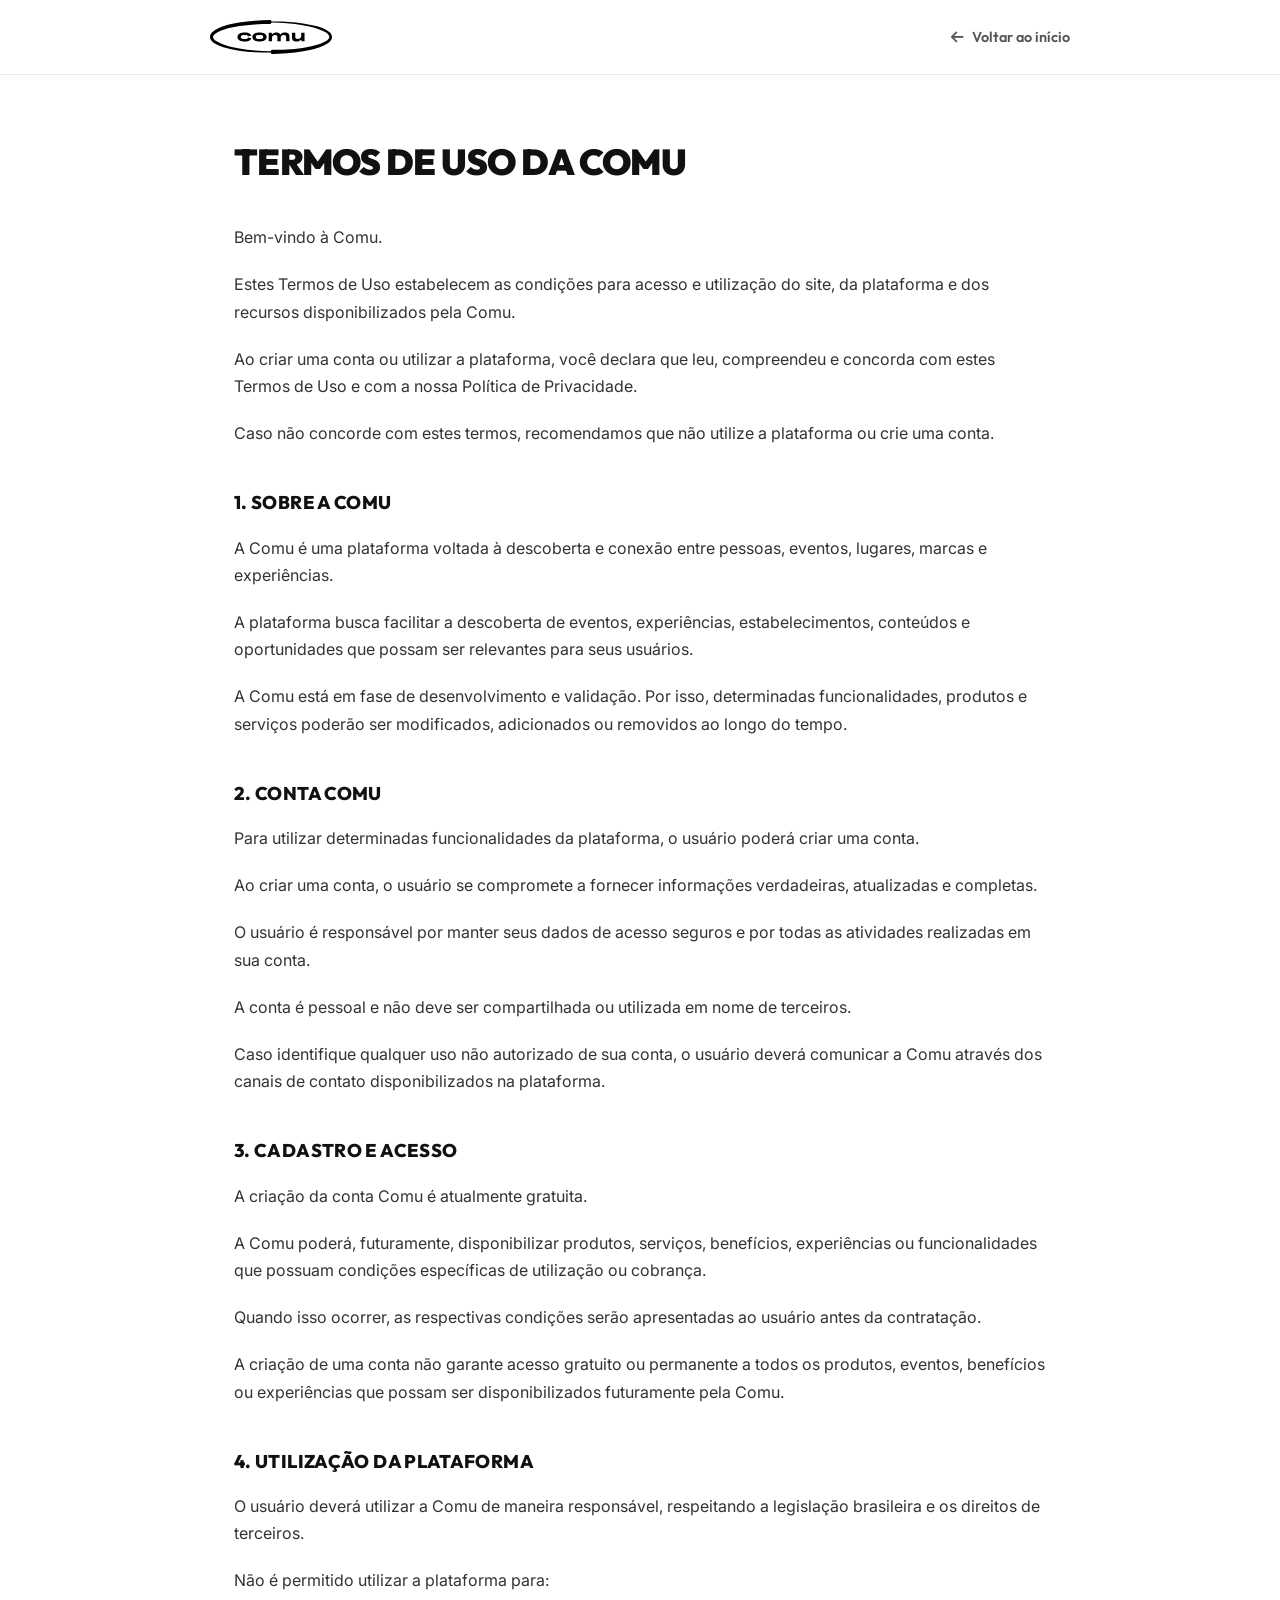
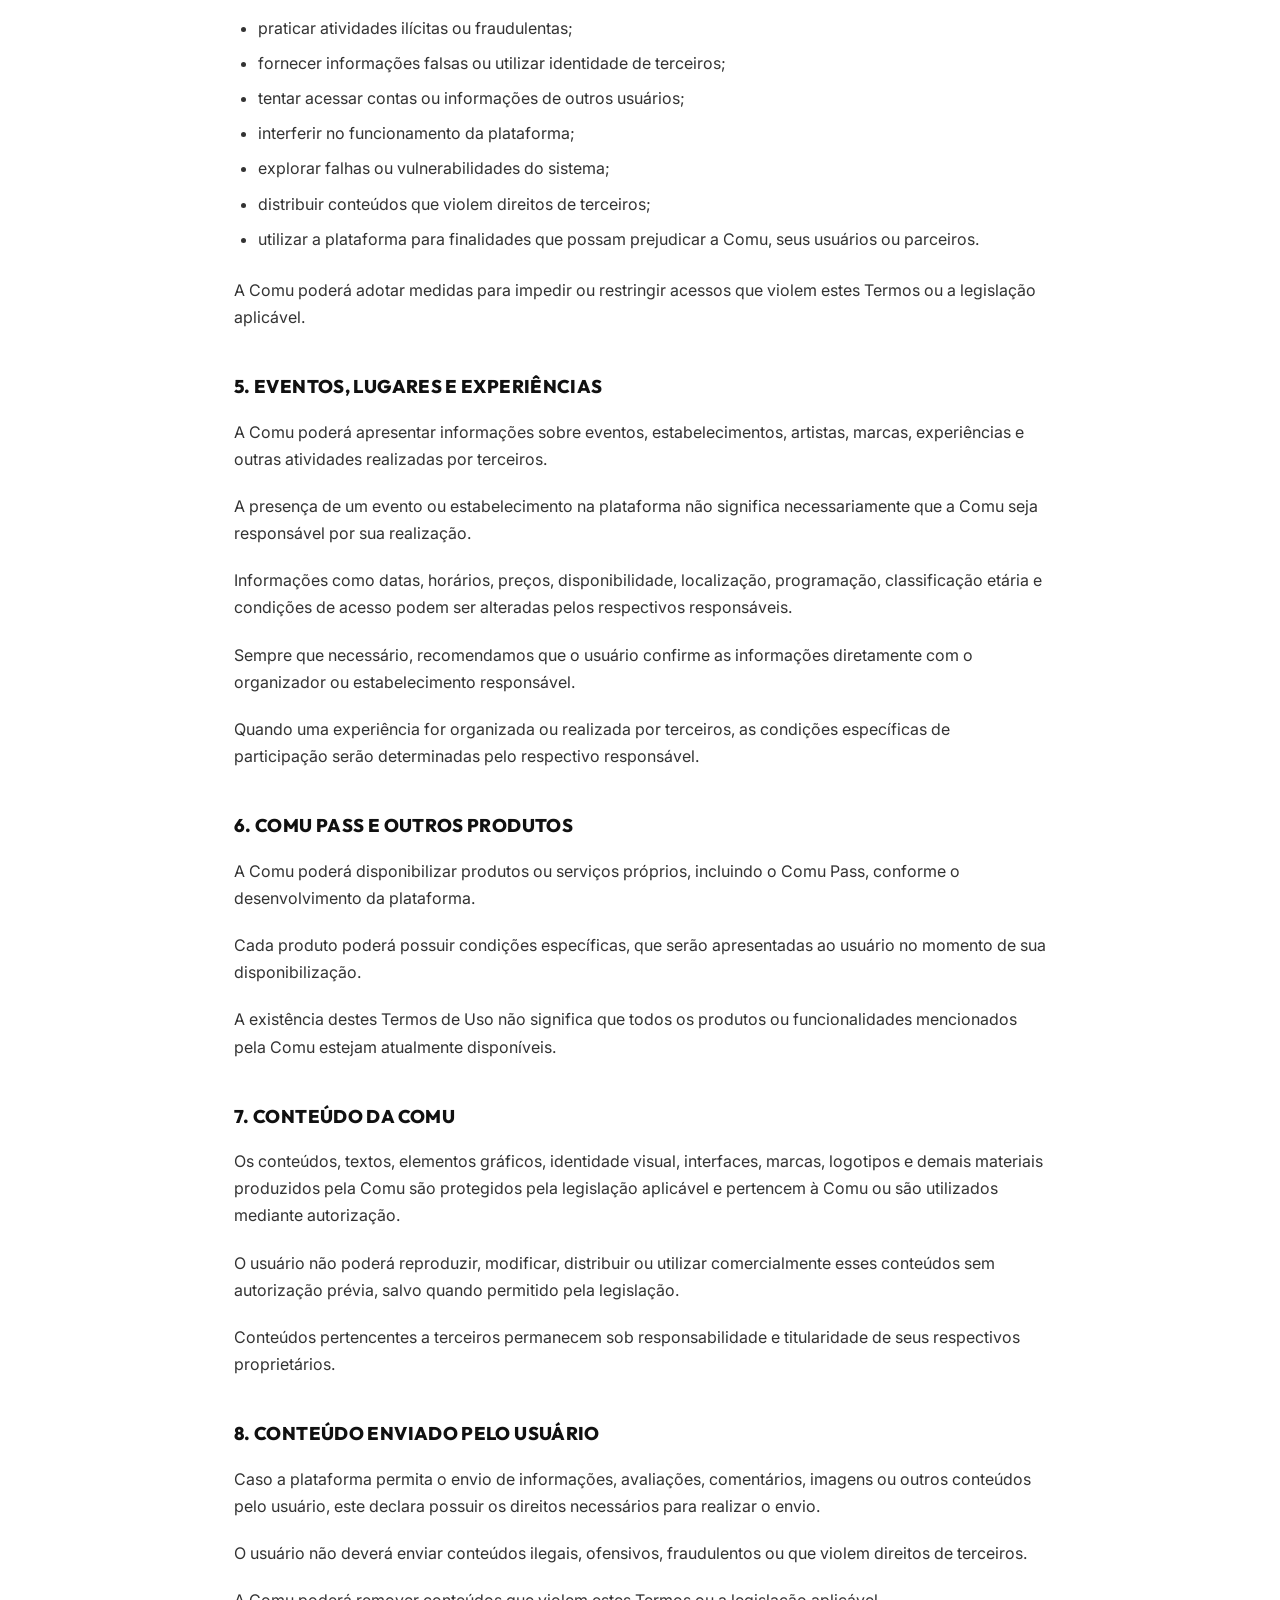
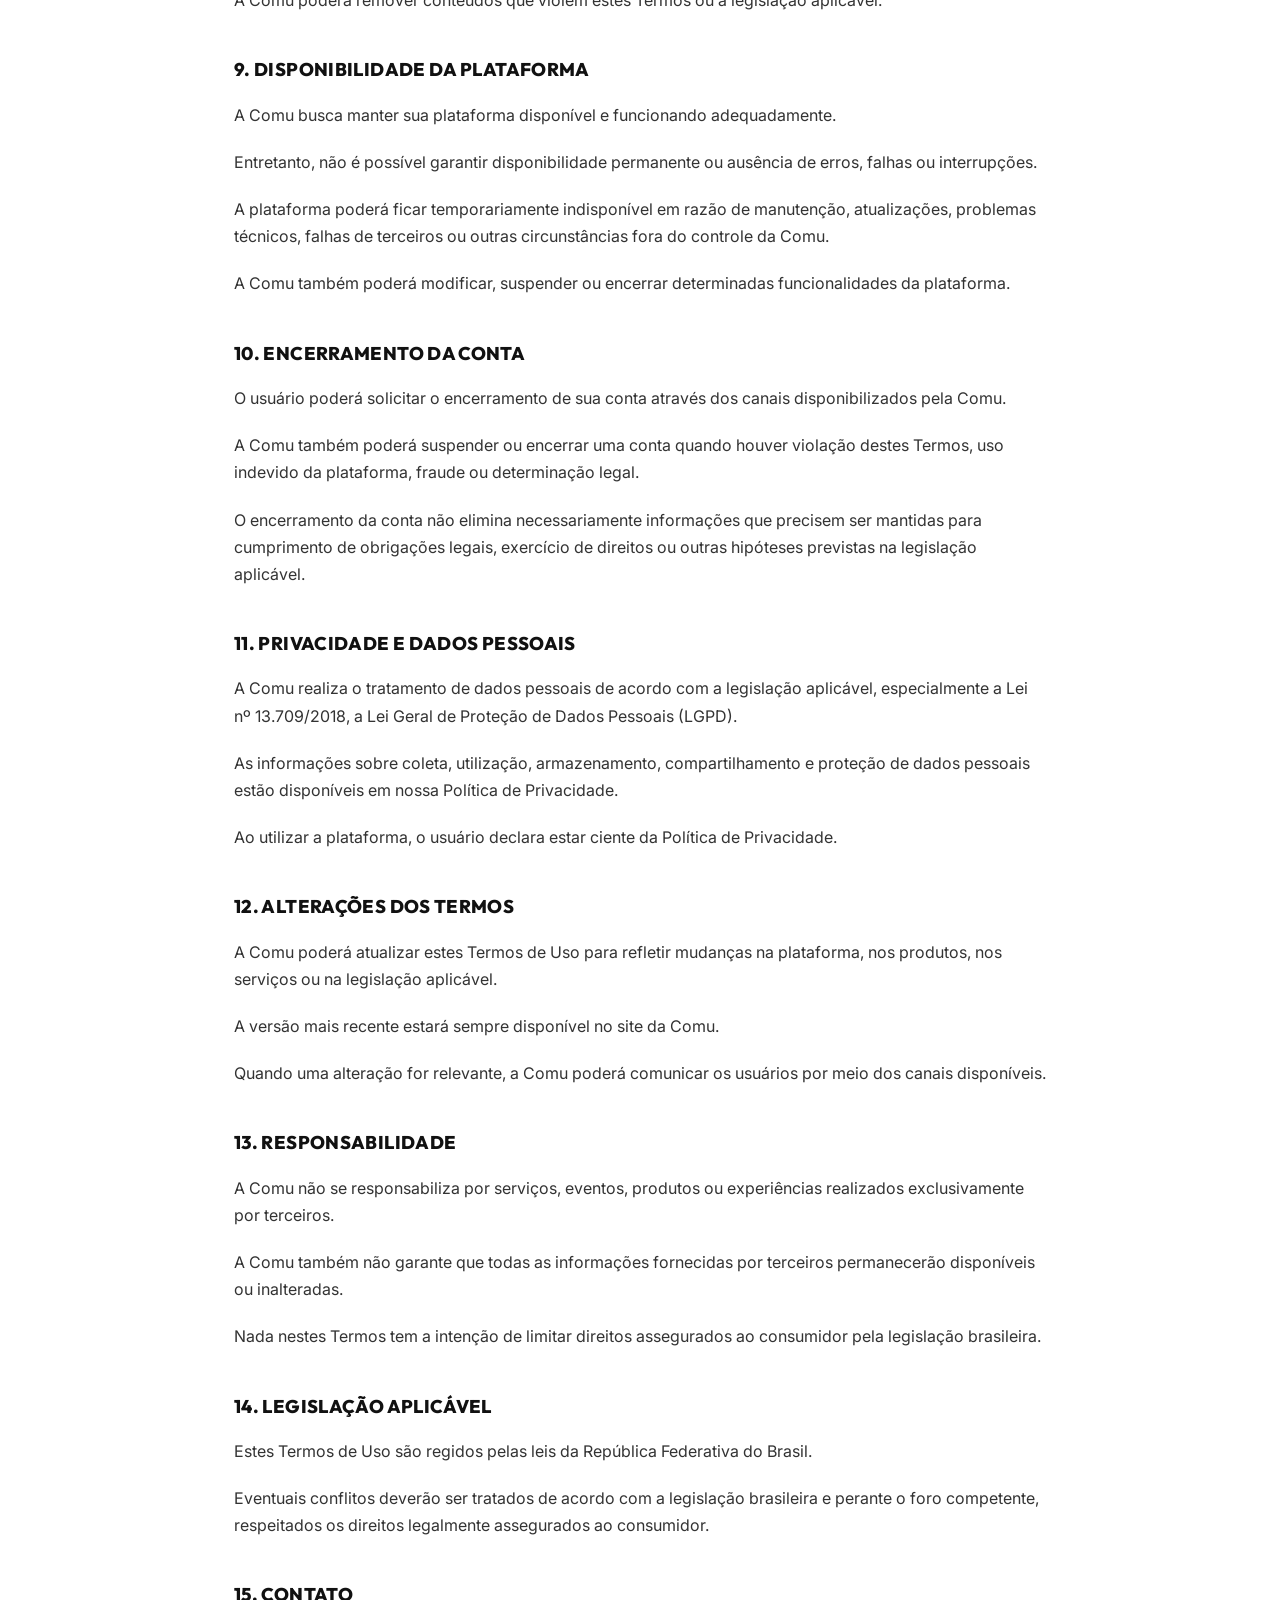
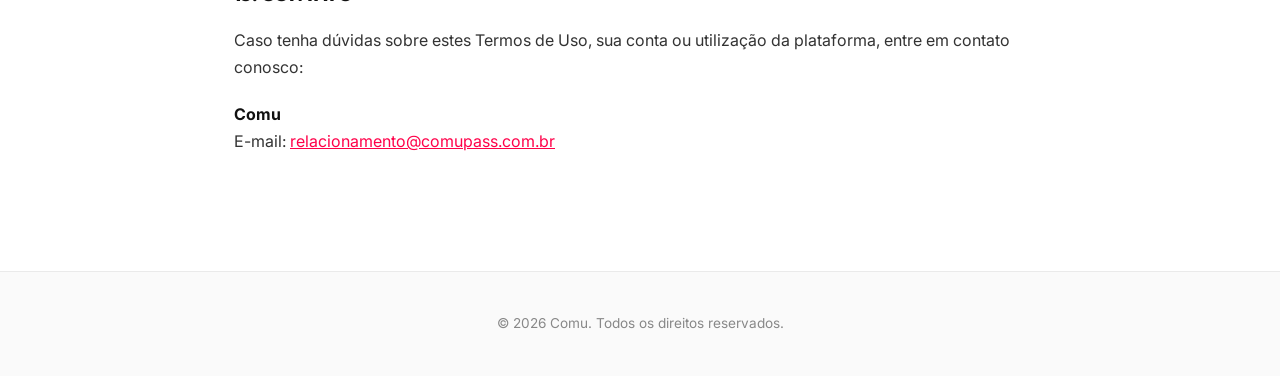
<file: termos.html>
<!DOCTYPE html>
<html lang="pt-BR">
<head>
  <meta charset="UTF-8" />
  <meta name="viewport" content="width=device-width, initial-scale=1.0" />
  <title>Termos de Uso — Comu</title>
  <meta name="description" content="Termos de Uso da Comu. Condições para acesso e utilização da plataforma." />
  
  <!-- Fonts -->
  <link rel="preconnect" href="https://fonts.googleapis.com" />
  <link rel="preconnect" href="https://fonts.gstatic.com" crossorigin />
  <link href="https://fonts.googleapis.com/css2?family=Inter:wght@400;500;600;700&family=Outfit:wght@600;700;800;900&display=swap" rel="stylesheet" />
  
  <!-- Icons -->
  <link rel="stylesheet" href="https://cdnjs.cloudflare.com/ajax/libs/font-awesome/6.5.1/css/all.min.css" integrity="sha512-DTOQO9RWCH3ppGqcWaEA1BIZOC6xxalwEsw9c2QQeAIftl+Vegovlnee1c9QX4TctnWMn13TZye+giMm8e2LwA==" crossorigin="anonymous" referrerpolicy="no-referrer" />
  
  <!-- Favicon -->
  <link rel="icon" href="data:image/svg+xml,<svg xmlns=%22http://www.w3.org/2000/svg%22 viewBox=%220 0 256 256%22><rect width=%22256%22 height=%22256%22 fill=%22none%22/><path d=%22M112,16H32A16,16,0,0,0,16,32V224a16,16,0,0,0,16,16h80%22 fill=%22none%22 stroke=%22%23ff0149%22 stroke-linecap=%22round%22 stroke-linejoin=%22round%22 stroke-width=%2216%22/><path d=%22M240,224H112V64a16,16,0,0,1,16-16h96a16,16,0,0,1,16,16Z%22 fill=%22none%22 stroke=%22%23ff0149%22 stroke-linecap=%22round%22 stroke-linejoin=%22round%22 stroke-width=%2216%22/></svg>" />

  <style>
    * {
      box-sizing: border-box;
      margin: 0;
      padding: 0;
    }

    body {
      background-color: #ffffff;
      color: #222222;
      font-family: 'Inter', -apple-system, BlinkMacSystemFont, "Segoe UI", Roboto, sans-serif;
      font-size: 16px;
      line-height: 1.7;
      -webkit-font-smoothing: antialiased;
    }

    /* Header */
    .terms-header {
      background-color: #ffffff;
      border-bottom: 1px solid #eaeaea;
      padding: 1.25rem 2rem;
      position: sticky;
      top: 0;
      z-index: 100;
    }

    .terms-header__inner {
      max-width: 860px;
      margin: 0 auto;
      display: flex;
      align-items: center;
      justify-content: space-between;
    }

    .terms-header__logo img {
      height: 34px;
      width: auto;
      display: block;
      filter: brightness(0);
    }

    .terms-header__back {
      display: inline-flex;
      align-items: center;
      gap: 0.5rem;
      color: #555555;
      text-decoration: none;
      font-family: 'Outfit', sans-serif;
      font-size: 0.9rem;
      font-weight: 600;
      transition: color 0.2s ease;
    }

    .terms-header__back:hover {
      color: #ff0149;
    }

    /* Content */
    .terms-container {
      max-width: 860px;
      margin: 0 auto;
      padding: 3.5rem 1.5rem 6rem;
    }

    .terms-title {
      font-family: 'Outfit', sans-serif;
      font-size: 2.25rem;
      font-weight: 900;
      color: #111111;
      margin-bottom: 2rem;
      letter-spacing: -0.02em;
      text-transform: uppercase;
    }

    .terms-content p {
      margin-bottom: 1.25rem;
      color: #333333;
    }

    .terms-content h2 {
      font-family: 'Outfit', sans-serif;
      font-size: 1.15rem;
      font-weight: 800;
      color: #111111;
      margin-top: 2.5rem;
      margin-bottom: 1rem;
      letter-spacing: 0.02em;
      text-transform: uppercase;
    }

    .terms-content ul {
      margin-bottom: 1.5rem;
      padding-left: 1.5rem;
    }

    .terms-content li {
      margin-bottom: 0.5rem;
      color: #333333;
    }

    .terms-content a {
      color: #ff0149;
      text-decoration: underline;
    }

    .terms-content strong {
      color: #111111;
    }

    .terms-footer {
      border-top: 1px solid #eaeaea;
      padding: 2.5rem 1.5rem;
      text-align: center;
      color: #888888;
      font-size: 0.85rem;
      background-color: #fafafa;
    }
  </style>
</head>
<body>

  <!-- Header -->
  <header class="terms-header">
    <div class="terms-header__inner">
      <a href="index.html" class="terms-header__logo">
        <img src="public/Comu logo.svg" alt="Comu" />
      </a>
      <a href="index.html" class="terms-header__back">
        <i class="fa-solid fa-arrow-left"></i>
        <span>Voltar ao início</span>
      </a>
    </div>
  </header>

  <!-- Document Body -->
  <main class="terms-container">
    <h1 class="terms-title">TERMOS DE USO DA COMU</h1>

    <div class="terms-content">
      <p>Bem-vindo à Comu.</p>
      <p>Estes Termos de Uso estabelecem as condições para acesso e utilização do site, da plataforma e dos recursos disponibilizados pela Comu.</p>
      <p>Ao criar uma conta ou utilizar a plataforma, você declara que leu, compreendeu e concorda com estes Termos de Uso e com a nossa Política de Privacidade.</p>
      <p>Caso não concorde com estes termos, recomendamos que não utilize a plataforma ou crie uma conta.</p>

      <h2>1. SOBRE A COMU</h2>
      <p>A Comu é uma plataforma voltada à descoberta e conexão entre pessoas, eventos, lugares, marcas e experiências.</p>
      <p>A plataforma busca facilitar a descoberta de eventos, experiências, estabelecimentos, conteúdos e oportunidades que possam ser relevantes para seus usuários.</p>
      <p>A Comu está em fase de desenvolvimento e validação. Por isso, determinadas funcionalidades, produtos e serviços poderão ser modificados, adicionados ou removidos ao longo do tempo.</p>

      <h2>2. CONTA COMU</h2>
      <p>Para utilizar determinadas funcionalidades da plataforma, o usuário poderá criar uma conta.</p>
      <p>Ao criar uma conta, o usuário se compromete a fornecer informações verdadeiras, atualizadas e completas.</p>
      <p>O usuário é responsável por manter seus dados de acesso seguros e por todas as atividades realizadas em sua conta.</p>
      <p>A conta é pessoal e não deve ser compartilhada ou utilizada em nome de terceiros.</p>
      <p>Caso identifique qualquer uso não autorizado de sua conta, o usuário deverá comunicar a Comu através dos canais de contato disponibilizados na plataforma.</p>

      <h2>3. CADASTRO E ACESSO</h2>
      <p>A criação da conta Comu é atualmente gratuita.</p>
      <p>A Comu poderá, futuramente, disponibilizar produtos, serviços, benefícios, experiências ou funcionalidades que possuam condições específicas de utilização ou cobrança.</p>
      <p>Quando isso ocorrer, as respectivas condições serão apresentadas ao usuário antes da contratação.</p>
      <p>A criação de uma conta não garante acesso gratuito ou permanente a todos os produtos, eventos, benefícios ou experiências que possam ser disponibilizados futuramente pela Comu.</p>

      <h2>4. UTILIZAÇÃO DA PLATAFORMA</h2>
      <p>O usuário deverá utilizar a Comu de maneira responsável, respeitando a legislação brasileira e os direitos de terceiros.</p>
      <p>Não é permitido utilizar a plataforma para:</p>
      <ul>
        <li>praticar atividades ilícitas ou fraudulentas;</li>
        <li>fornecer informações falsas ou utilizar identidade de terceiros;</li>
        <li>tentar acessar contas ou informações de outros usuários;</li>
        <li>interferir no funcionamento da plataforma;</li>
        <li>explorar falhas ou vulnerabilidades do sistema;</li>
        <li>distribuir conteúdos que violem direitos de terceiros;</li>
        <li>utilizar a plataforma para finalidades que possam prejudicar a Comu, seus usuários ou parceiros.</li>
      </ul>
      <p>A Comu poderá adotar medidas para impedir ou restringir acessos que violem estes Termos ou a legislação aplicável.</p>

      <h2>5. EVENTOS, LUGARES E EXPERIÊNCIAS</h2>
      <p>A Comu poderá apresentar informações sobre eventos, estabelecimentos, artistas, marcas, experiências e outras atividades realizadas por terceiros.</p>
      <p>A presença de um evento ou estabelecimento na plataforma não significa necessariamente que a Comu seja responsável por sua realização.</p>
      <p>Informações como datas, horários, preços, disponibilidade, localização, programação, classificação etária e condições de acesso podem ser alteradas pelos respectivos responsáveis.</p>
      <p>Sempre que necessário, recomendamos que o usuário confirme as informações diretamente com o organizador ou estabelecimento responsável.</p>
      <p>Quando uma experiência for organizada ou realizada por terceiros, as condições específicas de participação serão determinadas pelo respectivo responsável.</p>

      <h2>6. COMU PASS E OUTROS PRODUTOS</h2>
      <p>A Comu poderá disponibilizar produtos ou serviços próprios, incluindo o Comu Pass, conforme o desenvolvimento da plataforma.</p>
      <p>Cada produto poderá possuir condições específicas, que serão apresentadas ao usuário no momento de sua disponibilização.</p>
      <p>A existência destes Termos de Uso não significa que todos os produtos ou funcionalidades mencionados pela Comu estejam atualmente disponíveis.</p>

      <h2>7. CONTEÚDO DA COMU</h2>
      <p>Os conteúdos, textos, elementos gráficos, identidade visual, interfaces, marcas, logotipos e demais materiais produzidos pela Comu são protegidos pela legislação aplicável e pertencem à Comu ou são utilizados mediante autorização.</p>
      <p>O usuário não poderá reproduzir, modificar, distribuir ou utilizar comercialmente esses conteúdos sem autorização prévia, salvo quando permitido pela legislação.</p>
      <p>Conteúdos pertencentes a terceiros permanecem sob responsabilidade e titularidade de seus respectivos proprietários.</p>

      <h2>8. CONTEÚDO ENVIADO PELO USUÁRIO</h2>
      <p>Caso a plataforma permita o envio de informações, avaliações, comentários, imagens ou outros conteúdos pelo usuário, este declara possuir os direitos necessários para realizar o envio.</p>
      <p>O usuário não deverá enviar conteúdos ilegais, ofensivos, fraudulentos ou que violem direitos de terceiros.</p>
      <p>A Comu poderá remover conteúdos que violem estes Termos ou a legislação aplicável.</p>

      <h2>9. DISPONIBILIDADE DA PLATAFORMA</h2>
      <p>A Comu busca manter sua plataforma disponível e funcionando adequadamente.</p>
      <p>Entretanto, não é possível garantir disponibilidade permanente ou ausência de erros, falhas ou interrupções.</p>
      <p>A plataforma poderá ficar temporariamente indisponível em razão de manutenção, atualizações, problemas técnicos, falhas de terceiros ou outras circunstâncias fora do controle da Comu.</p>
      <p>A Comu também poderá modificar, suspender ou encerrar determinadas funcionalidades da plataforma.</p>

      <h2>10. ENCERRAMENTO DA CONTA</h2>
      <p>O usuário poderá solicitar o encerramento de sua conta através dos canais disponibilizados pela Comu.</p>
      <p>A Comu também poderá suspender ou encerrar uma conta quando houver violação destes Termos, uso indevido da plataforma, fraude ou determinação legal.</p>
      <p>O encerramento da conta não elimina necessariamente informações que precisem ser mantidas para cumprimento de obrigações legais, exercício de direitos ou outras hipóteses previstas na legislação aplicável.</p>

      <h2>11. PRIVACIDADE E DADOS PESSOAIS</h2>
      <p>A Comu realiza o tratamento de dados pessoais de acordo com a legislação aplicável, especialmente a Lei nº 13.709/2018, a Lei Geral de Proteção de Dados Pessoais (LGPD).</p>
      <p>As informações sobre coleta, utilização, armazenamento, compartilhamento e proteção de dados pessoais estão disponíveis em nossa Política de Privacidade.</p>
      <p>Ao utilizar a plataforma, o usuário declara estar ciente da Política de Privacidade.</p>

      <h2>12. ALTERAÇÕES DOS TERMOS</h2>
      <p>A Comu poderá atualizar estes Termos de Uso para refletir mudanças na plataforma, nos produtos, nos serviços ou na legislação aplicável.</p>
      <p>A versão mais recente estará sempre disponível no site da Comu.</p>
      <p>Quando uma alteração for relevante, a Comu poderá comunicar os usuários por meio dos canais disponíveis.</p>

      <h2>13. RESPONSABILIDADE</h2>
      <p>A Comu não se responsabiliza por serviços, eventos, produtos ou experiências realizados exclusivamente por terceiros.</p>
      <p>A Comu também não garante que todas as informações fornecidas por terceiros permanecerão disponíveis ou inalteradas.</p>
      <p>Nada nestes Termos tem a intenção de limitar direitos assegurados ao consumidor pela legislação brasileira.</p>

      <h2>14. LEGISLAÇÃO APLICÁVEL</h2>
      <p>Estes Termos de Uso são regidos pelas leis da República Federativa do Brasil.</p>
      <p>Eventuais conflitos deverão ser tratados de acordo com a legislação brasileira e perante o foro competente, respeitados os direitos legalmente assegurados ao consumidor.</p>

      <h2>15. CONTATO</h2>
      <p>Caso tenha dúvidas sobre estes Termos de Uso, sua conta ou utilização da plataforma, entre em contato conosco:</p>
      <p>
        <strong>Comu</strong><br />
        E-mail: <a href="mailto:relacionamento@comupass.com.br">relacionamento@comupass.com.br</a>
      </p>
    </div>
  </main>

  <footer class="terms-footer">
    <p>&copy; 2026 Comu. Todos os direitos reservados.</p>
  </footer>

</body>
</html>
</file>
<file: css/variables.css>
/* ---- Fonts ---- */
@font-face {
  font-family: 'Gotham';
  src: url('../fonts/Gotham-Book.otf') format('opentype');
  font-weight: 400;
  font-style: normal;
}

@font-face {
  font-family: 'Gotham';
  src: url('../fonts/Gotham-BookItalic.otf') format('opentype');
  font-weight: 400;
  font-style: italic;
}

@font-face {
  font-family: 'Gotham';
  src: url('../fonts/Gotham-Light.otf') format('opentype');
  font-weight: 300;
  font-style: normal;
}

@font-face {
  font-family: 'Gotham';
  src: url('../fonts/Gotham-Medium.otf') format('opentype');
  font-weight: 500;
  font-style: normal;
}

@font-face {
  font-family: 'Gotham';
  src: url('../fonts/Gotham-Bold.otf') format('opentype');
  font-weight: 700;
  font-style: normal;
}

@font-face {
  font-family: 'Gotham';
  src: url('../fonts/Gotham-Black.otf') format('opentype');
  font-weight: 900;
  font-style: normal;
}

@font-face {
  font-family: 'Gotham';
  src: url('../fonts/Gotham-Thin.otf') format('opentype');
  font-weight: 100;
  font-style: normal;
}

:root {
  /* ---- Comu Brand Design System Tokens ---- */
  --brand-primary: #ff0149;
  --brand-secondary: #5700ff;
  --brand-support: #1d0746;
  --brand-white: #f5f1f2;

  /* ---- Color Mapping ---- */
  --color-bg-primary: var(--brand-support);
  --color-bg-secondary: #160538;
  --color-bg-tertiary: #200950;
  --color-bg-elevated: #2a1160;
  --color-bg-surface: #2f1568;
  --color-bg-hover: #381d75;

  /* Text */
  --color-text-primary: var(--brand-white);
  --color-text-secondary: #a8a8bf;
  --color-text-muted: #6b6b82;
  --color-text-inverse: var(--brand-support);

  /* Accent: Primary (Comu Brand) */
  --color-accent: var(--brand-primary);
  --color-accent-hover: #ff3370;
  --color-accent-glow: rgba(255, 1, 73, 0.3);
  --color-accent-subtle: rgba(255, 1, 73, 0.1);

  /* Accent: Gold */
  --color-gold: #FFB84D;
  --color-gold-hover: #FFC76E;
  --color-gold-glow: rgba(255, 184, 77, 0.25);
  --color-gold-subtle: rgba(255, 184, 77, 0.08);

  /* Accent: Secondary / Purple (Comu Brand) */
  --color-purple: var(--brand-secondary);
  --color-purple-hover: #7733FF;
  --color-purple-glow: rgba(87, 0, 255, 0.3);

  /* Accent: Rose */
  --color-rose: #F43F7A;
  --color-rose-glow: rgba(244, 63, 122, 0.25);

  /* Accent: Teal */
  --color-teal: #2DD4BF;
  --color-teal-glow: rgba(45, 212, 191, 0.25);

  /* Accent: Amber */
  --color-amber: #F59E0B;
  --color-amber-glow: rgba(245, 158, 11, 0.25);

  /* Accent: Sky */
  --color-sky: #38BDF8;
  --color-sky-glow: rgba(56, 189, 248, 0.25);

  /* Borders */
  --color-border: rgba(255, 255, 255, 0.08);
  --color-border-hover: rgba(255, 255, 255, 0.16);
  --color-border-accent: rgba(255, 1, 73, 0.3);

  /* Glassmorphism */
  --glass-bg: rgba(29, 7, 70, 0.85);
  --glass-border: rgba(255, 255, 255, 0.1);
  --glass-blur: 20px;

  /* ---- Typography ---- */
  --font-display: 'Gotham', system-ui, sans-serif;
  --font-body: 'Gotham', system-ui, sans-serif;
  --font-accent: 'Gotham', system-ui, sans-serif;

  --text-xs: 0.75rem;     /* 12px */
  --text-sm: 0.875rem;    /* 14px */
  --text-base: 1rem;      /* 16px */
  --text-lg: 1.125rem;    /* 18px */
  --text-xl: 1.25rem;     /* 20px */
  --text-2xl: 1.5rem;     /* 24px */
  --text-3xl: 2rem;       /* 32px */
  --text-4xl: 2.5rem;     /* 40px */
  --text-5xl: 3rem;       /* 48px */
  --text-6xl: 3.75rem;    /* 60px */
  --text-7xl: 4.5rem;     /* 72px */

  --font-weight-regular: 400;
  --font-weight-medium: 500;
  --font-weight-semibold: 600;
  --font-weight-bold: 700;
  --font-weight-extrabold: 800;
  --font-weight-black: 900;

  --leading-tight: 1.1;
  --leading-snug: 1.25;
  --leading-normal: 1.5;
  --leading-relaxed: 1.65;

  --tracking-tight: -0.02em;
  --tracking-normal: 0;
  --tracking-wide: 0.04em;
  --tracking-wider: 0.08em;
  --tracking-widest: 0.14em;

  /* ---- Spacing ---- */
  --space-1: 0.25rem;   /* 4px */
  --space-2: 0.5rem;    /* 8px */
  --space-3: 0.75rem;   /* 12px */
  --space-4: 1rem;      /* 16px */
  --space-5: 1.25rem;   /* 20px */
  --space-6: 1.5rem;    /* 24px */
  --space-8: 2rem;      /* 32px */
  --space-10: 2.5rem;   /* 40px */
  --space-12: 3rem;     /* 48px */
  --space-16: 4rem;     /* 64px */
  --space-20: 5rem;     /* 80px */
  --space-24: 6rem;     /* 96px */
  --space-32: 8rem;     /* 128px */

  /* ---- Border Radius ---- */
  --radius-sm: 4px;
  --radius-md: 8px;
  --radius-lg: 12px;
  --radius-xl: 16px;
  --radius-2xl: 24px;
  --radius-full: 9999px;

  /* ---- Shadows ---- */
  --shadow-sm: 0 1px 2px rgba(0, 0, 0, 0.3);
  --shadow-md: 0 4px 12px rgba(0, 0, 0, 0.4);
  --shadow-lg: 0 8px 32px rgba(0, 0, 0, 0.5);
  --shadow-xl: 0 16px 48px rgba(0, 0, 0, 0.6);
  --shadow-glow-accent: 0 0 30px var(--color-accent-glow), 0 0 60px rgba(255, 107, 74, 0.1);
  --shadow-glow-gold: 0 0 30px var(--color-gold-glow), 0 0 60px rgba(255, 184, 77, 0.1);
  --shadow-glow-purple: 0 0 30px var(--color-purple-glow);

  /* ---- Transitions ---- */
  --ease-out: cubic-bezier(0.16, 1, 0.3, 1);
  --ease-in-out: cubic-bezier(0.65, 0, 0.35, 1);
  --ease-spring: cubic-bezier(0.34, 1.56, 0.64, 1);

  --duration-fast: 150ms;
  --duration-base: 250ms;
  --duration-slow: 400ms;
  --duration-slower: 600ms;

  /* ---- Layout ---- */
  --container-sm: 640px;
  --container-md: 768px;
  --container-lg: 1024px;
  --container-xl: 1200px;
  --container-2xl: 1400px;

  --header-height: 72px;

  /* ---- Z-Index Scale ---- */
  --z-base: 1;
  --z-dropdown: 100;
  --z-sticky: 200;
  --z-overlay: 300;
  --z-modal: 400;
  --z-toast: 500;
}
</file>
<file: css/base.css>
/* ==========================================
   COMU — Base Styles
   Global styles applied to the document
   ========================================== */

body {
  font-family: var(--font-body);
  font-size: var(--text-base);
  font-weight: var(--font-weight-regular);
  line-height: var(--leading-relaxed);
  color: var(--color-text-primary);
  background-color: var(--color-bg-primary);
  background-image: url('../public/background hero.svg');
  background-repeat: repeat-y;
  background-size: 100% auto;
  background-attachment: fixed;
  overflow-x: hidden;
}

/* Selection */
::selection {
  background-color: var(--color-accent);
  color: var(--color-text-inverse);
}

/* Scrollbar */
::-webkit-scrollbar {
  width: 6px;
}

::-webkit-scrollbar-track {
  background: var(--color-bg-primary);
}

::-webkit-scrollbar-thumb {
  background: var(--color-bg-hover);
  border-radius: var(--radius-full);
}

::-webkit-scrollbar-thumb:hover {
  background: var(--color-text-muted);
}

/* Container */
.container {
  width: 100%;
  max-width: var(--container-xl);
  margin-inline: auto;
  padding-inline: var(--space-6);
}

.container--narrow {
  max-width: var(--container-md);
}

.container--wide {
  max-width: var(--container-2xl);
}

/* Section */
.section {
  padding-block: var(--space-24);
  position: relative;
}

.section--sm {
  padding-block: var(--space-16);
}

.section--lg {
  padding-block: var(--space-32);
}

/* Section Headers */
.section-header {
  text-align: center;
  margin-bottom: var(--space-16);
}

.section-label {
  display: inline-flex;
  align-items: center;
  gap: var(--space-2);
  font-family: var(--font-display);
  font-size: var(--text-xs);
  font-weight: var(--font-weight-bold);
  letter-spacing: var(--tracking-widest);
  text-transform: uppercase;
  color: var(--color-accent);
  margin-bottom: var(--space-6);
}

.section-title {
  font-family: var(--font-display);
  font-size: var(--text-4xl);
  font-weight: var(--font-weight-bold);
  letter-spacing: var(--tracking-tight);
  color: var(--color-text-primary);
  margin-bottom: var(--space-4);
}

.section-subtitle {
  font-size: var(--text-lg);
  color: var(--color-text-secondary);
  max-width: 600px;
  margin-inline: auto;
}

/* Gradient text */
.gradient-text {
  background: linear-gradient(135deg, var(--color-accent), var(--color-purple));
  -webkit-background-clip: text;
  -webkit-text-fill-color: transparent;
  background-clip: text;
}

.gradient-text--purple {
  background: linear-gradient(135deg, var(--color-purple), var(--color-rose));
  -webkit-background-clip: text;
  -webkit-text-fill-color: transparent;
  background-clip: text;
}

.text-accent {
  color: var(--color-accent);
}

/* Divider */
.divider {
  width: 60px;
  height: 3px;
  background: linear-gradient(90deg, var(--color-accent), var(--color-purple));
  border-radius: var(--radius-full);
  margin-inline: auto;
  margin-block: var(--space-8);
}

/* Grid utilities */
.grid {
  display: grid;
  gap: var(--space-6);
}

.grid--2 {
  grid-template-columns: repeat(2, 1fr);
}

.grid--3 {
  grid-template-columns: repeat(3, 1fr);
}

.grid--4 {
  grid-template-columns: repeat(4, 1fr);
}

/* Flex utilities */
.flex {
  display: flex;
}

.flex--center {
  align-items: center;
  justify-content: center;
}

.flex--between {
  align-items: center;
  justify-content: space-between;
}

.flex--col {
  flex-direction: column;
}

.flex--wrap {
  flex-wrap: wrap;
}

.flex--gap-2 { gap: var(--space-2); }
.flex--gap-3 { gap: var(--space-3); }
.flex--gap-4 { gap: var(--space-4); }
.flex--gap-6 { gap: var(--space-6); }
.flex--gap-8 { gap: var(--space-8); }

/* Screen reader only */
.sr-only {
  position: absolute;
  width: 1px;
  height: 1px;
  padding: 0;
  margin: -1px;
  overflow: hidden;
  clip: rect(0, 0, 0, 0);
  white-space: nowrap;
  border-width: 0;
}

/* Responsive */
@media (max-width: 1024px) {
  .grid--3 {
    grid-template-columns: repeat(2, 1fr);
  }
  .grid--4 {
    grid-template-columns: repeat(2, 1fr);
  }
  .section-title {
    font-size: var(--text-3xl);
  }
}

@media (max-width: 768px) {
  .container {
    padding-inline: var(--space-5);
  }
  .section {
    padding-block: var(--space-12);
  }
  .grid--2,
  .grid--3,
  .grid--4 {
    grid-template-columns: 1fr;
  }
  .section-title {
    font-size: var(--text-2xl);
  }
  .section-subtitle {
    font-size: var(--text-base);
  }
}

@media (max-width: 480px) {
  .container {
    padding-inline: var(--space-4);
  }
}
</file>
<file: css/components.css>
/* ==========================================
   COMU — Components
   Reusable UI components
   ========================================== */

/* ---- Buttons (Strict Flat / Dry Color — No Shadows, No Glow) ---- */

button,
.btn,
.btn:hover,
.btn:focus,
.btn:active,
input[type="button"],
input[type="submit"],
.btn--primary,
.btn--secondary,
.btn--ghost,
.btn--gold,
.pass-hero__cta-btn,
.pass-checkout__cta-btn,
.pass-how-it-works__cta-btn,
.btn-notify,
.btn-whatsapp-comu,
.btn--buy-ticket,
.btn--pix,
.btn--vip,
.btn--comu-pass,
.btn--radar-wa {
  box-shadow: none !important;
  text-shadow: none !important;
  filter: none !important;
}

.btn {
  display: inline-flex;
  align-items: center;
  justify-content: center;
  gap: var(--space-2);
  font-family: var(--font-display);
  font-weight: var(--font-weight-semibold);
  font-size: var(--text-sm);
  letter-spacing: var(--tracking-wider);
  text-transform: uppercase;
  padding: var(--space-4) var(--space-8);
  border-radius: 0;
  border: none;
  cursor: pointer;
  position: relative;
  overflow: hidden;
  transition: background-color var(--duration-base) var(--ease-out), color var(--duration-base) var(--ease-out), transform var(--duration-base) var(--ease-out);
  white-space: nowrap;
  box-shadow: none !important;
  text-shadow: none !important;
}

.btn--primary {
  background: var(--brand-primary);
  color: white;
  border-color: transparent;
  box-shadow: none !important;
  text-shadow: none !important;
}

.btn--primary:hover {
  transform: translateY(-2px);
  box-shadow: none !important;
  filter: none !important;
}

.btn--primary:active {
  transform: translateY(0);
}

.btn--secondary {
  background: transparent;
  color: var(--color-text-primary);
  border: none;
  box-shadow: none !important;
  text-shadow: none !important;
}

.btn--secondary:hover {
  border: none;
  color: var(--color-accent);
  background: var(--color-accent-subtle);
  box-shadow: none !important;
}

.btn--ghost {
  background: transparent;
  color: var(--color-text-secondary);
  border-color: transparent;
  padding: var(--space-2) var(--space-4);
  box-shadow: none !important;
}

.btn--ghost:hover {
  color: var(--color-text-primary);
  background: rgba(255, 255, 255, 0.05);
  box-shadow: none !important;
}

.btn--gold {
  background: var(--color-gold);
  color: var(--color-text-inverse);
  box-shadow: none !important;
  text-shadow: none !important;
}

.btn--gold:hover {
  transform: translateY(-2px);
  box-shadow: none !important;
  filter: none !important;
}

.btn--lg {
  font-size: var(--text-base);
  padding: var(--space-5) var(--space-10);
  border-radius: 0;
}

.btn--sm {
  font-size: var(--text-xs);
  padding: var(--space-2) var(--space-6);
  border-radius: 0;
}

.btn--full {
  width: 100%;
}

/* ---- Cards: Experience ---- */

.card {
  position: relative;
  border-radius: 0;
  overflow: hidden;
  background: var(--color-bg-elevated);
  border: none;
  transition: all var(--duration-base) var(--ease-out);
  display: flex;
  flex-direction: column;
  text-decoration: none;
  color: inherit;
}

.card:hover {
  transform: translateY(-4px);
  box-shadow: var(--shadow-lg);
}

.card__image {
  width: 100%;
  height: 220px;
  object-fit: cover;
  transition: transform var(--duration-slow) var(--ease-out);
}

.card:hover .card__image {
  transform: scale(1.05);
}

.card__image-wrapper {
  position: relative;
  overflow: hidden;
}

.card__badge {
  position: absolute;
  top: 0.85rem;
  left: 0.85rem;
  display: inline-flex;
  align-items: center;
  gap: 0.45rem;
  font-family: var(--font-display, var(--font-sans));
  font-size: 0.72rem;
  font-weight: 800;
  padding: 0.35rem 0.8rem;
  border-radius: var(--radius-full);
  letter-spacing: 0.06em;
  text-transform: uppercase;
  background: rgba(14, 7, 30, 0.85);
  backdrop-filter: blur(12px);
  -webkit-backdrop-filter: blur(12px);
  color: #ffffff;
  border: none;
  box-shadow: 0 4px 16px rgba(0, 0, 0, 0.4);
  z-index: 2;
  transition: transform var(--duration-fast, 0.2s) var(--ease-out);
}

.card__badge:hover {
  transform: translateY(-2px);
  background: rgba(14, 7, 30, 0.95);
}

.card__badge i {
  font-size: 0.82rem;
}

.card__comu-benefit {
  position: absolute;
  top: var(--space-3);
  right: var(--space-3);
  display: inline-flex;
  align-items: center;
  gap: var(--space-1);
  font-size: var(--text-xs);
  font-weight: var(--font-weight-bold);
  padding: var(--space-1) var(--space-3);
  border-radius: var(--radius-full);
  background: linear-gradient(135deg, var(--color-accent), #ff3370);
  color: white;
  letter-spacing: var(--tracking-wide);
  text-transform: uppercase;
}

.card__body {
  padding: var(--space-5);
}

.card__name {
  font-family: var(--font-display);
  font-size: var(--text-lg);
  font-weight: var(--font-weight-semibold);
  color: var(--color-text-primary);
  margin-bottom: var(--space-2);
  display: -webkit-box;
  -webkit-line-clamp: 2;
  -webkit-box-orient: vertical;
  overflow: hidden;
}

.card__meta {
  display: flex;
  flex-direction: column;
  gap: var(--space-1);
  margin-bottom: var(--space-3);
}

.card__meta-item {
  display: flex;
  align-items: center;
  gap: var(--space-2);
  font-size: var(--text-sm);
  color: var(--color-text-secondary);
}

.card__meta-icon {
  font-size: var(--text-sm);
  color: var(--brand-primary);
  width: 16px;
  display: inline-flex;
  align-items: center;
  justify-content: center;
  text-align: center;
  flex-shrink: 0;
}

.card__meta-icon i {
  color: var(--brand-primary);
}

.card__description {
  font-size: var(--text-sm);
  color: var(--color-text-muted);
  line-height: var(--leading-relaxed);
  display: -webkit-box;
  -webkit-line-clamp: 2;
  -webkit-box-orient: vertical;
  overflow: hidden;
}

.card__benefit-tag {
  margin-top: var(--space-3);
  display: inline-flex;
  align-items: center;
  gap: var(--space-1);
  font-size: var(--text-xs);
  font-weight: var(--font-weight-semibold);
  color: var(--color-accent);
  padding: var(--space-1) var(--space-3);
  background: var(--color-accent-subtle);
  border: none;
  border-radius: var(--radius-full);
}

/* ---- Cards: Pick ---- */

.pick-card {
  position: relative;
  border-radius: 0;
  overflow: hidden;
  background: var(--color-bg-elevated);
  border: none;
  transition: all var(--duration-base) var(--ease-out);
  display: flex;
  flex-direction: column;
  text-decoration: none;
  color: inherit;
}

.pick-card:hover {
  transform: translateY(-4px);
  box-shadow: var(--shadow-glow-purple);
}

.pick-card__image-wrapper {
  position: relative;
  overflow: hidden;
}

.pick-card__image {
  width: 100%;
  height: 280px;
  object-fit: cover;
  transition: transform var(--duration-slow) var(--ease-out);
}

.pick-card:hover .pick-card__image {
  transform: scale(1.05);
}

.pick-card__overlay {
  position: absolute;
  inset: 0;
  background: linear-gradient(to top, rgba(29, 7, 70, 0.95) 0%, rgba(29, 7, 70, 0.3) 50%, transparent 100%);
}

.pick-card__badge {
  position: absolute;
  top: var(--space-4);
  left: var(--space-4);
  display: inline-flex;
  align-items: center;
  gap: var(--space-2);
  font-family: var(--font-display);
  font-size: var(--text-xs);
  font-weight: var(--font-weight-bold);
  letter-spacing: var(--tracking-widest);
  text-transform: uppercase;
  color: var(--color-accent);
  padding: var(--space-2) var(--space-3);
  background: rgba(255, 1, 73, 0.1);
  border: none;
  border-radius: var(--radius-full);
  backdrop-filter: blur(10px);
  -webkit-backdrop-filter: blur(10px);
}

.pick-card__body {
  padding: var(--space-6);
}

.pick-card__name {
  font-family: var(--font-display);
  font-size: var(--text-2xl);
  font-weight: var(--font-weight-bold);
  color: var(--color-text-primary);
  margin-bottom: var(--space-2);
}

.pick-card__meta {
  display: flex;
  flex-wrap: wrap;
  gap: var(--space-4);
  margin-bottom: var(--space-4);
  font-size: var(--text-sm);
  color: var(--color-text-secondary);
}

.pick-card__meta-item {
  display: flex;
  align-items: center;
  gap: var(--space-2);
}

.pick-card__reason {
  font-size: var(--text-base);
  color: var(--color-text-secondary);
  line-height: var(--leading-relaxed);
  padding-left: var(--space-4);
  border-left: none;
  margin-top: var(--space-4);
  font-style: italic;
}

.pick-card__curator {
  margin-top: var(--space-3);
  font-size: var(--text-sm);
  color: var(--color-accent);
  font-weight: var(--font-weight-semibold);
}

/* ---- Category Badge ---- */

.badge {
  display: inline-flex;
  align-items: center;
  gap: 0.45rem;
  font-family: var(--font-display, var(--font-sans));
  font-size: var(--text-xs);
  font-weight: 800;
  padding: 0.35rem 0.8rem;
  border-radius: var(--radius-full);
  letter-spacing: 0.06em;
  text-transform: uppercase;
  background: rgba(14, 7, 30, 0.85);
  backdrop-filter: blur(12px);
  -webkit-backdrop-filter: blur(12px);
  color: #ffffff;
  border: none;
}

.badge i {
  font-size: 0.85rem;
}

/* Dedicated signature icon colors */
.badge--musica i {
  color: #a78bfa;
}

.badge--festas i {
  color: #ff0149;
}

.badge--bares i {
  color: #fbbf24;
}

.badge--gastronomia i {
  color: #2dd4bf;
}

.badge--cultura i {
  color: #38bdf8;
}

.badge--esportes i {
  color: #10b981;
}

.badge--experiencias i {
  color: #f59e0b;
}

/* ---- Filter Pills ---- */

.filters {
  display: flex;
  flex-wrap: wrap;
  gap: var(--space-3);
  justify-content: center;
}

.filter-group {
  display: flex;
  gap: var(--space-2);
  flex-wrap: wrap;
  justify-content: center;
}

.filter-pill {
  display: inline-flex;
  align-items: center;
  gap: var(--space-2);
  font-family: var(--font-display);
  font-size: var(--text-sm);
  font-weight: var(--font-weight-medium);
  padding: var(--space-2) var(--space-5);
  border-radius: 0;
  border: none;
  background: var(--color-bg-secondary);
  color: var(--color-text-secondary);
  cursor: pointer;
  transition: all var(--duration-fast) var(--ease-out);
  white-space: nowrap;
}

.filter-pill:hover {
  border-color: var(--brand-primary);
  background: var(--brand-primary);
  color: #ffffff;
  transform: translateY(-2px);
  box-shadow: 0 4px 12px rgba(255, 1, 73, 0.15);
}

.filter-pill.active {
  background: var(--color-accent);
  border-color: var(--color-accent);
  color: white;
  font-weight: var(--font-weight-semibold);
}

.filter-pill.active:hover {
  background: var(--color-accent);
  border-color: var(--color-accent);
}

.filter-separator {
  width: 1px;
  height: 32px;
  background: var(--color-border);
  align-self: center;
  margin-inline: var(--space-2);
}

/* ---- Benefit Card ---- */

.benefit-card {
  text-align: center;
  padding: var(--space-8) var(--space-6);
  border-radius: 0;
  background: var(--color-bg-secondary);
  border: none;
  transition: all var(--duration-base) var(--ease-out);
}

.benefit-card:hover {
  background: var(--color-bg-tertiary);
  transform: translateY(-2px);
}

.benefit-card__icon {
  font-size: var(--text-4xl);
  margin-bottom: var(--space-4);
  display: block;
}

.benefit-card__title {
  font-family: var(--font-display);
  font-size: var(--text-lg);
  font-weight: var(--font-weight-semibold);
  color: var(--color-text-primary);
  margin-bottom: var(--space-2);
}

.benefit-card__text {
  font-size: var(--text-sm);
  color: var(--color-text-secondary);
  line-height: var(--leading-relaxed);
}

/* ---- Stat Counter ---- */

.stat {
  text-align: center;
  padding: var(--space-6);
}

.stat__value {
  font-family: var(--font-display);
  font-size: var(--text-5xl);
  font-weight: var(--font-weight-black);
  line-height: 1;
  margin-bottom: var(--space-2);
}

.stat__value.gradient-text {
  background: none;
  -webkit-text-fill-color: var(--color-text, #ffffff);
  color: #ffffff;
}

.stat__label {
  font-size: var(--text-sm);
  color: var(--color-text-muted);
  text-transform: uppercase;
  letter-spacing: var(--tracking-wider);
  font-weight: var(--font-weight-medium);
}

/* ---- Testimonial ---- */

.testimonial {
  padding: var(--space-8);
  border-radius: 0;
  background: var(--color-bg-secondary);
  border: none;
  position: relative;
}

.testimonial__quote {
  font-size: var(--text-lg);
  color: var(--color-text-secondary);
  line-height: var(--leading-relaxed);
  margin-bottom: var(--space-6);
  font-style: italic;
}

.testimonial__quote::before {
  content: '"';
  font-family: var(--font-display);
  font-size: var(--text-6xl);
  font-weight: var(--font-weight-black);
  color: var(--color-accent);
  opacity: 0.3;
  position: absolute;
  top: var(--space-2);
  left: var(--space-6);
  line-height: 1;
}

.testimonial__author {
  display: flex;
  align-items: center;
  gap: var(--space-3);
}

.testimonial__avatar {
  font-size: var(--text-3xl);
  width: 48px;
  height: 48px;
  display: flex;
  align-items: center;
  justify-content: center;
  border-radius: var(--radius-full);
  background: var(--color-bg-hover);
}

.testimonial__name {
  font-family: var(--font-display);
  font-weight: var(--font-weight-semibold);
  font-size: var(--text-base);
  color: var(--color-text-primary);
}

.testimonial__role {
  font-size: var(--text-sm);
  color: var(--color-text-muted);
}

/* ---- Form Elements ---- */

.form-group {
  margin-bottom: var(--space-5);
}

.form-label {
  display: block;
  font-family: var(--font-display);
  font-size: var(--text-sm);
  font-weight: var(--font-weight-medium);
  color: var(--color-text-secondary);
  margin-bottom: var(--space-2);
  letter-spacing: var(--tracking-wide);
}

.form-input,
.form-select,
.form-textarea {
  width: 100%;
  padding: var(--space-3) var(--space-4);
  font-size: var(--text-base);
  color: var(--color-text-primary);
  background: var(--color-bg-secondary);
  border: none;
  border-radius: 0;
  transition: all var(--duration-fast) var(--ease-out);
}

.form-input:focus,
.form-select:focus,
.form-textarea:focus {
  outline: none;
  box-shadow: none;
  background: var(--color-bg-tertiary);
}

.form-input::placeholder,
.form-textarea::placeholder {
  color: var(--color-text-muted);
}

.form-textarea {
  resize: vertical;
  min-height: 120px;
}

.form-select {
  appearance: none;
  background-image: url("data:image/svg+xml,%3Csvg xmlns='http://www.w3.org/2000/svg' width='12' height='8' viewBox='0 0 12 8'%3E%3Cpath fill='%23a8a8bf' d='M1.41 0L6 4.58 10.59 0 12 1.41l-6 6-6-6z'/%3E%3C/svg%3E");
  background-repeat: no-repeat;
  background-position: right var(--space-4) center;
  padding-right: var(--space-10);
  cursor: pointer;
}

.form-select option {
  background: var(--color-bg-secondary);
  color: var(--color-text-primary);
}

/* Form success state — Clean & Minimal */
.form--success-active {
  background: transparent !important;
  border: none !important;
  box-shadow: none !important;
  padding: 0 !important;
  margin: 0 !important;
  display: flex !important;
  flex-direction: column !important;
  align-items: center !important;
  justify-content: center !important;
  align-self: center !important;
  min-height: auto !important;
  height: auto !important;
}

.form-success {
  display: flex;
  flex-direction: column;
  align-items: center;
  justify-content: center;
  text-align: center;
  width: 100%;
  margin: 0 auto;
  padding: var(--space-4) 0;
  background: transparent !important;
  animation: formSuccessFadeIn 0.5s cubic-bezier(0.16, 1, 0.3, 1) forwards;
}

@keyframes formSuccessFadeIn {
  from {
    opacity: 0;
    transform: scale(0.96) translateY(10px);
  }
  to {
    opacity: 1;
    transform: scale(1) translateY(0);
  }
}

.form-success__check-anim {
  width: 44px;
  height: 44px;
  margin-bottom: var(--space-4);
  display: inline-flex;
  align-items: center;
  justify-content: center;
}

.checkmark-svg {
  width: 44px;
  height: 44px;
  display: block;
}

.checkmark-circle {
  stroke-dasharray: 166;
  stroke-dashoffset: 166;
  stroke-width: 3;
  stroke-miterlimit: 10;
  stroke: #10b981;
  fill: none;
  animation: strokeCircle 0.5s cubic-bezier(0.65, 0, 0.45, 1) forwards;
}

.checkmark-check {
  transform-origin: 50% 50%;
  stroke-dasharray: 48;
  stroke-dashoffset: 48;
  stroke-width: 3.5;
  stroke-linecap: round;
  stroke-linejoin: round;
  stroke: #10b981;
  animation: strokeCheck 0.3s cubic-bezier(0.65, 0, 0.45, 1) 0.4s forwards;
}

@keyframes strokeCircle {
  100% {
    stroke-dashoffset: 0;
  }
}

@keyframes strokeCheck {
  100% {
    stroke-dashoffset: 0;
  }
}

.form-success__title {
  font-family: var(--font-display);
  font-size: var(--text-2xl);
  font-weight: var(--font-weight-extrabold);
  line-height: 1.25;
  margin-bottom: var(--space-3);
  letter-spacing: -0.02em;
}

.form-success__text {
  font-size: var(--text-base);
  line-height: 1.6;
  max-width: 380px;
  margin-inline: auto;
}

/* Light Mode Variant (ex: Formulario de Produtores) */
.form-success--light .form-success__title {
  color: #1d0746 !important;
}

.form-success--light .form-success__text {
  color: #5c5870 !important;
}

/* Dark Mode Variant (ex: Radar, Comu Pass) */
.form-success--dark .form-success__title {
  color: #ffffff !important;
}

.form-success--dark .form-success__text {
  color: rgba(255, 255, 255, 0.78) !important;
}

/* ---- Navigation ---- */

.header {
  position: fixed;
  top: 0;
  left: 0;
  right: 0;
  height: var(--header-height);
  z-index: var(--z-sticky);
  transition: all var(--duration-base) var(--ease-out);
}

.header.scrolled {
  background: var(--glass-bg);
  backdrop-filter: blur(var(--glass-blur));
  -webkit-backdrop-filter: blur(var(--glass-blur));
}

.header__inner {
  display: flex;
  align-items: center;
  justify-content: space-between;
  height: 100%;
  max-width: var(--container-xl);
  margin-inline: auto;
  padding-inline: var(--space-6);
}

.header__menu-group {
  display: flex;
  align-items: center;
}

.header__logo {
  display: flex;
  align-items: center;
}

.header__logo-img {
  height: 44px;
  width: auto;
}



.header__nav {
  display: flex;
  align-items: center;
  gap: var(--space-1);
}

.header__link {
  font-family: var(--font-display);
  font-size: var(--text-sm);
  font-weight: var(--font-weight-medium);
  color: rgba(255, 255, 255, 0.75);
  padding: var(--space-2) var(--space-3);
  border-radius: 0;
  background: transparent !important;
  transition: color var(--duration-fast) var(--ease-out);
  white-space: nowrap;
}

.header__link:hover {
  color: var(--brand-primary, #ff0149) !important;
  background: transparent !important;
}

.header__link.active {
  color: rgba(255, 255, 255, 0.95);
  background: transparent !important;
}

.header__btn-login {
  margin-left: var(--space-4);
  border: 1px solid rgba(255, 255, 255, 0.28);
  background: transparent;
  color: #ffffff;
  display: inline-flex;
  align-items: center;
  gap: 0.45rem;
  transition: all var(--duration-fast) var(--ease-out);
}

.header__btn-login:hover {
  background: rgba(255, 255, 255, 0.1);
  border-color: rgba(255, 255, 255, 0.6);
  color: #ffffff;
  transform: translateY(-2px);
}

.header__btn-login i {
  font-size: 0.85rem;
}

.header__cta {
  margin-left: var(--space-2);
}

.btn--outline {
  background: transparent;
  color: var(--color-text-primary);
  border: 1px solid rgba(255, 255, 255, 0.25);
}

.btn--outline:hover {
  background: rgba(255, 255, 255, 0.08);
  border-color: rgba(255, 255, 255, 0.5);
  color: #ffffff;
}

/* ---- Mobile Hamburger Button ---- */
.header__burger {
  display: none;
  width: 36px;
  height: 36px;
  background: transparent;
  border: none;
  box-shadow: none;
  padding: 0;
  align-items: center;
  justify-content: center;
  flex-direction: column;
  gap: 5px;
  cursor: pointer;
  z-index: calc(var(--z-overlay) + 2);
  transition: transform 0.3s cubic-bezier(0.16, 1, 0.3, 1);
  -webkit-tap-highlight-color: transparent;
}

.header__burger:active {
  transform: scale(0.9);
}

.header__burger span {
  display: block;
  width: 24px;
  height: 2px;
  background: #ffffff;
  border-radius: 2px;
  transition: transform 0.35s cubic-bezier(0.16, 1, 0.3, 1), opacity 0.25s ease;
  transform-origin: center;
}

.header__burger.open {
  background: transparent;
  border: none;
}

.header__burger.open span {
  background: #ffffff;
}

.header__burger.open span:nth-child(1) {
  transform: translateY(7px) rotate(45deg);
}

.header__burger.open span:nth-child(2) {
  opacity: 0;
  transform: scaleX(0);
}

.header__burger.open span:nth-child(3) {
  transform: translateY(-7px) rotate(-45deg);
}

/* ---- EDITORIAL FULL-SCREEN MOBILE NAVIGATION ---- */
.mobile-nav-overlay {
  position: fixed;
  inset: 0;
  background: rgba(6, 1, 16, 0.75);
  backdrop-filter: blur(8px);
  -webkit-backdrop-filter: blur(8px);
  z-index: var(--z-overlay);
  opacity: 0;
  visibility: hidden;
  pointer-events: none;
  transition: opacity 0.3s cubic-bezier(0.16, 1, 0.3, 1), visibility 0.3s;
}

.mobile-nav-overlay.open {
  opacity: 1;
  visibility: visible;
  pointer-events: auto;
}

/* Full-Screen Drawer */
.mobile-nav {
  position: fixed;
  top: 0;
  left: 0;
  right: 0;
  bottom: 0;
  width: 100vw;
  height: 100vh;
  height: 100dvh;
  background-color: var(--brand-secondary, #5700ff);
  background-image: none !important;
  z-index: calc(var(--z-overlay) + 1);
  display: flex;
  flex-direction: column;
  transform: translateY(-100%);
  visibility: hidden;
  pointer-events: none;
  transition: transform 0.45s cubic-bezier(0.16, 1, 0.3, 1), visibility 0.45s;
  overflow-y: auto;
  -webkit-overflow-scrolling: touch;
  box-sizing: border-box;
}

.mobile-nav.open {
  transform: translateY(0);
  visibility: visible;
  pointer-events: auto;
}

/* Top bar in drawer */
.mobile-nav__top {
  display: flex;
  align-items: center;
  justify-content: space-between;
  padding: 1.4rem clamp(1.4rem, 5vw, 2.5rem);
  width: 100%;
  box-sizing: border-box;
  flex-shrink: 0;
  border-bottom: 1px solid rgba(255, 255, 255, 0.08);
}

.mobile-nav__logo-img {
  height: 38px;
  width: auto;
  display: block;
}

.mobile-nav__top-actions {
  display: flex;
  align-items: center;
  gap: 1.5rem;
}

.mobile-nav__top-cta {
  font-family: var(--font-display);
  font-size: 0.95rem;
  font-weight: 700;
  color: #ffffff;
  text-decoration: none;
  letter-spacing: 0.02em;
  transition: color 0.2s ease;
  background: transparent !important;
  box-shadow: none !important;
}

.mobile-nav__top-cta:hover,
.mobile-nav__top-cta:active {
  color: var(--brand-primary, #ff0149) !important;
}

.mobile-nav__close {
  width: 44px;
  height: 44px;
  background: transparent;
  border: none;
  box-shadow: none !important;
  display: flex;
  align-items: center;
  justify-content: center;
  color: #ffffff;
  font-size: 1.85rem;
  line-height: 1;
  cursor: pointer;
  padding: 0;
  transition: color 0.2s ease, transform 0.2s ease;
  -webkit-tap-highlight-color: transparent;
}

.mobile-nav__close:hover,
.mobile-nav__close:active {
  color: var(--brand-primary, #ff0149) !important;
  transform: scale(1.08);
}

/* Body of drawer */
.mobile-nav__body {
  padding: 1.5rem clamp(1.4rem, 5vw, 2.5rem) 2.5rem;
  display: flex;
  flex-direction: column;
  flex-grow: 1;
  justify-content: space-between;
  box-sizing: border-box;
}

/* Main Big Editorial Links */
.mobile-nav__main-links {
  display: flex;
  flex-direction: column;
  gap: clamp(0.7rem, 2.2vh, 1.35rem);
  margin-top: clamp(0.4rem, 1.8vh, 1.2rem);
}

.mobile-nav__main-link {
  font-family: var(--font-display);
  font-size: clamp(1.85rem, 6.8vw, 2.6rem);
  font-weight: 800;
  color: #ffffff;
  text-decoration: none;
  letter-spacing: -0.02em;
  line-height: 1.15;
  transition: color 0.2s ease, transform 0.2s ease;
  display: inline-block;
  align-self: flex-start;
  -webkit-tap-highlight-color: transparent;
}

.mobile-nav__main-link:hover,
.mobile-nav__main-link:active {
  color: var(--brand-primary, #ff0149) !important;
  transform: translateX(6px);
}

.mobile-nav__main-link--action {
  margin-top: 0.85rem;
  color: var(--brand-primary, #ff0149);
}

.mobile-nav__main-link--action:hover,
.mobile-nav__main-link--action:active {
  color: #ffffff !important;
}

/* Secondary Group (Resources / Informações) */
.mobile-nav__secondary-group {
  margin-top: clamp(2rem, 5vh, 3.5rem);
  display: flex;
  flex-direction: column;
  gap: 0.75rem;
}

.mobile-nav__secondary-title {
  font-family: var(--font-display);
  font-size: 0.8rem;
  font-weight: 700;
  text-transform: uppercase;
  letter-spacing: 0.12em;
  color: rgba(255, 255, 255, 0.45);
  margin-bottom: 0.25rem;
}

.mobile-nav__secondary-links {
  display: flex;
  flex-direction: column;
  gap: 0.6rem;
}

.mobile-nav__sublink {
  font-size: 0.95rem;
  font-weight: 500;
  color: rgba(255, 255, 255, 0.75);
  text-decoration: none;
  transition: color 0.2s ease;
  align-self: flex-start;
  background: transparent !important;
}

.mobile-nav__sublink:hover,
.mobile-nav__sublink:active {
  color: var(--brand-primary, #ff0149) !important;
}

/* Bottom Footer Row */
.mobile-nav__footer-row {
  margin-top: clamp(2rem, 4vh, 3rem);
  padding-top: 1.5rem;
  border-top: 1px solid rgba(255, 255, 255, 0.12);
  display: flex;
  align-items: flex-start;
  justify-content: space-between;
  gap: 1.5rem;
}

.mobile-nav__location {
  font-size: 0.875rem;
  font-weight: 600;
  color: rgba(255, 255, 255, 0.7);
  letter-spacing: 0.02em;
}

.mobile-nav__socials-col {
  display: flex;
  flex-direction: column;
  align-items: flex-end;
  gap: 0.4rem;
  text-align: right;
}

.mobile-nav__socials-label {
  font-family: var(--font-display);
  font-size: 0.75rem;
  font-weight: 700;
  text-transform: uppercase;
  letter-spacing: 0.1em;
  color: rgba(255, 255, 255, 0.45);
}

.mobile-nav__socials-list {
  display: flex;
  flex-direction: column;
  gap: 0.35rem;
}

.mobile-nav__socials-list a {
  font-size: 0.875rem;
  font-weight: 500;
  color: rgba(255, 255, 255, 0.75);
  text-decoration: none;
  transition: color 0.2s ease;
}

.mobile-nav__socials-list a:hover,
.mobile-nav__socials-list a:active {
  color: var(--brand-primary, #ff0149) !important;
}

/* Stagger entrance animation */
.mobile-nav.open .mobile-nav__main-link,
.mobile-nav.open .mobile-nav__secondary-group,
.mobile-nav.open .mobile-nav__footer-row {
  animation: mobileNavFadeIn 0.45s cubic-bezier(0.16, 1, 0.3, 1) forwards;
  animation-delay: calc(var(--i, 1) * 35ms + 80ms);
  opacity: 0;
  transform: translateY(14px);
}

@keyframes mobileNavFadeIn {
  from {
    opacity: 0;
    transform: translateY(14px);
  }
  to {
    opacity: 1;
    transform: translateY(0);
  }
}

@keyframes mobileItemEntrance {
  to {
    opacity: 1;
    transform: translateX(0);
  }
}

/* ---- Footer ---- */

.footer {
  background: #160538;
  color: var(--brand-white);
  padding-block: var(--space-20) var(--space-12);
}

.footer__grid {
  display: grid;
  grid-template-columns: 2.2fr 1fr 1fr 1fr 1.2fr;
  gap: var(--space-8);
  margin-bottom: var(--space-12);
}

.footer__brand-text {
  font-size: var(--text-sm);
  color: #a8a8bf;
  margin-top: var(--space-4);
  max-width: 320px;
  line-height: 1.6;
}

.footer__heading {
  font-family: var(--font-display);
  font-size: var(--text-xs);
  font-weight: var(--font-weight-bold);
  color: #ffffff;
  text-transform: uppercase;
  letter-spacing: 0.1em;
  margin-bottom: var(--space-6);
}

.footer__links {
  display: flex;
  flex-direction: column;
  gap: var(--space-3);
}

.footer__link {
  font-size: var(--text-sm);
  color: #a8a8bf;
  text-decoration: none;
  transition: color var(--duration-fast) var(--ease-out), transform var(--duration-fast) var(--ease-out);
  display: inline-block;
}

.footer__link:hover {
  color: var(--brand-primary);
  transform: translateX(4px);
}

.footer__socials {
  display: flex;
  gap: var(--space-3);
  margin-top: var(--space-6);
}

.footer__social-link {
  width: 40px;
  height: 40px;
  display: flex;
  align-items: center;
  justify-content: center;
  border-radius: var(--radius-md);
  background: rgba(255, 255, 255, 0.05);
  color: #a8a8bf;
  font-size: var(--text-lg);
  transition: all var(--duration-fast) var(--ease-out);
}

.footer__social-link:hover {
  background: var(--color-accent);
  color: white;
  transform: translateY(-2px);
}

.footer__bottom {
  display: flex;
  align-items: center;
  justify-content: center;
  padding-top: var(--space-8);
  border-top: 1px solid rgba(255, 255, 255, 0.05);
  font-size: var(--text-sm);
  color: #6b6b82;
  text-align: center;
  width: 100%;
}

/* ---- FAQ Accordion ---- */

.faq__accordion {
  max-width: 800px;
  margin-inline: auto;
  display: flex;
  flex-direction: column;
  gap: var(--space-4);
}

.faq__item {
  background: var(--color-bg-elevated);
  border: 1px solid transparent;
  box-shadow: none;
  transition: border-color var(--duration-base) var(--ease-out), background-color var(--duration-base) var(--ease-out);
}

.faq__item:hover {
  border-color: rgba(255, 255, 255, 0.35);
  box-shadow: none;
}

.faq__question {
  width: 100%;
  display: flex;
  align-items: center;
  justify-content: space-between;
  padding: var(--space-5) var(--space-6);
  background: transparent;
  border: none;
  color: var(--color-text-primary);
  font-family: var(--font-display);
  font-size: var(--text-base);
  font-weight: var(--font-weight-semibold);
  text-align: left;
  cursor: pointer;
  user-select: none;
}

.faq__icon {
  position: relative;
  width: 16px;
  height: 16px;
  display: inline-flex;
  align-items: center;
  justify-content: center;
  flex-shrink: 0;
  font-style: normal;
  font-family: inherit;
  transition: transform var(--duration-base) var(--ease-out);
}

.faq__icon::before,
.faq__icon::after {
  content: '';
  position: absolute;
  background-color: #ffffff;
  border-radius: 2px;
  transition: transform var(--duration-base) var(--ease-out), opacity var(--duration-base) var(--ease-out), background-color var(--duration-base) var(--ease-out);
}

/* Horizontal bar (always visible) */
.faq__icon::before {
  width: 14px;
  height: 2px;
}

/* Vertical bar (visible when closed to form +, fades/rotates when open to form -) */
.faq__icon::after {
  width: 2px;
  height: 14px;
}

.faq__question[aria-expanded="true"] .faq__icon::after {
  transform: rotate(90deg);
  opacity: 0;
}

.faq__question[aria-expanded="true"] .faq__icon::before {
  background-color: var(--brand-primary);
}

.faq__answer {
  max-height: 0;
  overflow: hidden;
  transition: max-height var(--duration-base) var(--ease-out);
}

.faq__answer-content {
  padding: 0 var(--space-6) var(--space-5) var(--space-6);
  color: var(--color-text-secondary);
  font-size: var(--text-sm);
  line-height: var(--leading-relaxed);
}

.faq__answer-content p {
  margin-bottom: var(--space-3);
}

.faq__answer-content p:last-child {
  margin-bottom: 0;
}

/* ---- Comu Pass Card Visual ---- */

.pass-card {
  width: 100%;
  max-width: 420px;
  aspect-ratio: 1.6 / 1;
  border-radius: var(--radius-2xl);
  padding: var(--space-8);
  position: relative;
  overflow: hidden;
  background: linear-gradient(135deg, #200950 0%, #1d0746 40%, #2a0a50 100%);
  border: none;
  display: flex;
  flex-direction: column;
  justify-content: space-between;
  margin-inline: auto;
}

img.pass-card {
  background: none;
  border: none;
  padding: 0;
  aspect-ratio: auto;
  overflow: visible;
  display: block;
  filter: drop-shadow(0 10px 30px rgba(255, 1, 73, 0.15));
}

.pass-card::before {
  content: '';
  position: absolute;
  inset: 0;
  background: 
    radial-gradient(ellipse at 20% 50%, rgba(255, 1, 73, 0.1) 0%, transparent 50%),
    radial-gradient(ellipse at 80% 20%, rgba(87, 0, 255, 0.1) 0%, transparent 50%),
    radial-gradient(ellipse at 50% 80%, rgba(255, 1, 73, 0.06) 0%, transparent 50%);
}

.pass-card::after {
  content: '';
  position: absolute;
  top: -50%;
  left: -50%;
  width: 200%;
  height: 200%;
  background: linear-gradient(
    45deg,
    transparent 43%,
    rgba(255, 255, 255, 0.03) 45%,
    rgba(255, 255, 255, 0.05) 50%,
    rgba(255, 255, 255, 0.03) 55%,
    transparent 57%
  );
  animation: shimmer 6s infinite linear;
  pointer-events: none;
}

.pass-card__logo {
  font-family: var(--font-display);
  font-size: var(--text-2xl);
  font-weight: var(--font-weight-black);
  letter-spacing: var(--tracking-wider);
  text-transform: uppercase;
  position: relative;
  z-index: 1;
}

.pass-card__logo span {
  background: linear-gradient(135deg, var(--color-accent), var(--color-purple));
  -webkit-background-clip: text;
  -webkit-text-fill-color: transparent;
  background-clip: text;
}

.pass-card__type {
  font-family: var(--font-display);
  font-size: var(--text-xs);
  font-weight: var(--font-weight-bold);
  letter-spacing: var(--tracking-widest);
  text-transform: uppercase;
  color: var(--color-accent);
  position: relative;
  z-index: 1;
}

.pass-card__member {
  position: relative;
  z-index: 1;
}

.pass-card__member-label {
  font-size: var(--text-xs);
  color: var(--color-text-muted);
  text-transform: uppercase;
  letter-spacing: var(--tracking-wider);
}

.pass-card__member-name {
  font-family: var(--font-display);
  font-size: var(--text-lg);
  font-weight: var(--font-weight-semibold);
  color: var(--color-text-primary);
  margin-top: var(--space-1);
}

/* ---- No Results ---- */

.no-results {
  text-align: center;
  padding: var(--space-16) var(--space-8);
  color: var(--color-text-muted);
}

.no-results__icon {
  font-size: 3rem;
  margin-bottom: var(--space-4);
  display: block;
}

.no-results__text {
  font-size: var(--text-lg);
  font-family: var(--font-display);
}

/* ---- Responsive Components ---- */

@media (max-width: 1024px) {
  .footer__grid {
    grid-template-columns: 1fr 1fr;
  }
}

@media (max-width: 768px) {
  .header__menu-group {
    display: none;
  }

  .header__nav {
    display: none;
  }

  .header__cta {
    display: none;
  }

  .header__burger {
    display: flex;
  }

  .footer {
    padding-block: var(--space-12) var(--space-8);
  }

  .footer__grid {
    grid-template-columns: 1fr;
    gap: var(--space-6);
    margin-bottom: var(--space-8);
  }

  .footer__heading {
    margin-bottom: var(--space-3);
  }

  .footer__socials {
    margin-top: var(--space-4);
  }

  .footer__bottom {
    flex-direction: column;
    gap: var(--space-3);
    padding-top: var(--space-6);
    text-align: center;
  }

  .filter-separator {
    display: none;
  }

  .btn--lg {
    padding: 0.95rem 1rem;
    font-size: 0.85rem;
  }

  .btn--full {
    width: 100%;
    white-space: normal;
    text-align: center;
  }

  /* 2-column mobile experience cards */
  .card__image {
    height: 125px;
  }

  .card__body {
    padding: 0.65rem 0.5rem;
  }

  .card__name {
    font-size: 0.825rem;
    line-height: 1.25;
    margin-bottom: 0.25rem;
    font-weight: 700;
  }

  .card__badge {
    font-size: 0.6rem;
    padding: 2px 6px;
    top: 6px;
    left: 6px;
    gap: 3px;
  }

  .card__comu-benefit {
    font-size: 0.55rem;
    padding: 2px 5px;
    top: 6px;
    right: 6px;
    letter-spacing: 0.02em;
  }

  .card__meta {
    gap: 2px;
    margin-bottom: 0.35rem;
  }

  .card__meta-item {
    font-size: 0.685rem;
    gap: 3px;
    line-height: 1.2;
  }

  .card__meta-icon {
    font-size: 0.75rem;
    width: 14px;
    color: var(--brand-primary);
  }

  .card__meta-icon i {
    color: var(--brand-primary);
  }

  .card__description {
    font-size: 0.685rem;
    line-height: 1.3;
    display: -webkit-box;
    -webkit-line-clamp: 2;
    -webkit-box-orient: vertical;
    overflow: hidden;
  }

  .card__benefit-tag {
    font-size: 0.625rem;
    padding: 2px 6px;
    margin-top: 0.35rem;
  }

  .pick-card__image {
    height: 200px;
  }

  .pass-card {
    max-width: 100%;
  }
}

/* ==========================================
   MODAL — TERMOS DE USO
   ========================================== */

.termos-overlay {
  position: fixed;
  inset: 0;
  background: rgba(0, 0, 0, 0.55);
  backdrop-filter: blur(6px);
  -webkit-backdrop-filter: blur(6px);
  z-index: var(--z-modal);
  display: flex;
  align-items: center;
  justify-content: center;
  padding: var(--space-6);
  opacity: 0;
  pointer-events: none;
  transition: opacity var(--duration-slow) var(--ease-out);
}

.termos-overlay.is-open {
  opacity: 1;
  pointer-events: all;
}

.termos-modal {
  position: relative;
  background: #ffffff;
  width: 100%;
  max-width: 680px;
  max-height: 90vh;
  border-radius: var(--radius-xl);
  overflow: hidden;
  display: flex;
  flex-direction: column;
  box-shadow: 0 32px 80px rgba(0, 0, 0, 0.45);
  transform: translateY(24px) scale(0.97);
  transition: transform var(--duration-slow) var(--ease-out);
}

.termos-overlay.is-open .termos-modal {
  transform: translateY(0) scale(1);
}

/* Header with logo */
.termos-modal__header {
  display: flex;
  align-items: center;
  justify-content: center;
  padding: var(--space-8) var(--space-8) var(--space-6);
  border-bottom: 1px solid #ebebeb;
  flex-shrink: 0;
  background: #ffffff;
}

.termos-modal__logo {
  height: 32px;
  width: auto;
  /* Invert the white logo to dark for white background */
  filter: invert(1) hue-rotate(180deg) brightness(0);
}

/* Close button */
.termos-modal__close {
  position: absolute;
  top: var(--space-4);
  right: var(--space-4);
  width: 36px;
  height: 36px;
  border-radius: var(--radius-full);
  border: none;
  background: #f0f0f0;
  color: #444;
  cursor: pointer;
  display: flex;
  align-items: center;
  justify-content: center;
  font-size: 18px;
  transition: background var(--duration-fast), color var(--duration-fast);
  z-index: 2;
}

.termos-modal__close:hover {
  background: #e0e0e0;
  color: #111;
}

/* Scrollable body */
.termos-modal__body {
  overflow-y: auto;
  padding: var(--space-8);
  flex: 1;
  color: #1a1a2e;
  font-family: var(--font-body);
  font-size: var(--text-sm);
  line-height: var(--leading-relaxed);

  /* Custom scrollbar */
  scrollbar-width: thin;
  scrollbar-color: #ddd transparent;
}

.termos-modal__body::-webkit-scrollbar {
  width: 6px;
}
.termos-modal__body::-webkit-scrollbar-track {
  background: transparent;
}
.termos-modal__body::-webkit-scrollbar-thumb {
  background: #ddd;
  border-radius: 99px;
}

.termos-modal__title {
  font-size: var(--text-2xl);
  font-weight: var(--font-weight-bold);
  color: #111;
  margin-bottom: var(--space-1);
  letter-spacing: var(--tracking-tight);
}

.termos-modal__updated {
  font-size: var(--text-xs);
  color: #888;
  margin-bottom: var(--space-8);
}

.termos-modal__body h2 {
  font-size: var(--text-sm);
  font-weight: var(--font-weight-bold);
  color: #111;
  letter-spacing: var(--tracking-wide);
  text-transform: uppercase;
  margin-top: var(--space-8);
  margin-bottom: var(--space-3);
  padding-bottom: var(--space-2);
  border-bottom: 1.5px solid #f0f0f0;
}

.termos-modal__body p {
  color: #444;
  margin-bottom: var(--space-4);
}

.termos-modal__body ul {
  list-style: none;
  padding: 0;
  margin-bottom: var(--space-4);
  display: flex;
  flex-direction: column;
  gap: var(--space-2);
}

.termos-modal__body ul li {
  color: #444;
  padding-left: var(--space-5);
  position: relative;
}

.termos-modal__body ul li::before {
  content: '•';
  position: absolute;
  left: 0;
  color: var(--color-accent);
  font-weight: bold;
}

.termos-modal__body strong {
  color: #222;
  font-weight: var(--font-weight-semibold);
}

.termos-modal__body a {
  color: var(--color-accent);
  text-decoration: none;
  border-bottom: 1px solid transparent;
  transition: border-color var(--duration-fast);
}

.termos-modal__body a:hover {
  border-bottom-color: var(--color-accent);
}

/* Responsive */
@media (max-width: 480px) {
  .termos-overlay {
    padding: var(--space-4) var(--space-3);
    align-items: flex-end;
  }

  .termos-modal {
    max-height: 92vh;
    border-radius: var(--radius-xl) var(--radius-xl) 0 0;
  }
}

/* ================================================
   AUTH / LOGIN MODAL (WHITE POP-UP)
   ================================================ */

.auth-modal-overlay {
  position: fixed;
  inset: 0;
  background: rgba(6, 1, 16, 0.78);
  backdrop-filter: blur(12px);
  -webkit-backdrop-filter: blur(12px);
  z-index: 10000;
  display: flex;
  align-items: center;
  justify-content: center;
  padding: 1.25rem;
  opacity: 0;
  visibility: hidden;
  pointer-events: none;
  transition: opacity 0.3s cubic-bezier(0.16, 1, 0.3, 1), visibility 0.3s;
}

.auth-modal-overlay.open {
  opacity: 1;
  visibility: visible;
  pointer-events: auto;
}

.auth-modal {
  background: #ffffff;
  color: #1a162b;
  width: 100%;
  max-width: 430px;
  border-radius: 16px;
  padding: 2.25rem 2rem 2rem;
  box-shadow: 0 24px 60px rgba(0, 0, 0, 0.45);
  position: relative;
  transform: scale(0.92) translateY(16px);
  transition: transform 0.35s cubic-bezier(0.34, 1.56, 0.64, 1);
  overflow: hidden;
}

.auth-modal-overlay.open .auth-modal {
  transform: scale(1) translateY(0);
}

.auth-modal__close {
  position: absolute;
  top: 1.15rem;
  right: 1.15rem;
  width: 34px;
  height: 34px;
  border-radius: 50%;
  background: #f1f1f5;
  color: #58586f;
  border: none;
  cursor: pointer;
  display: flex;
  align-items: center;
  justify-content: center;
  font-size: 1rem;
  transition: all 0.2s ease;
  z-index: 2;
}

.auth-modal__close:hover {
  background: #e3e3ec;
  color: #0f0a1c;
  transform: rotate(90deg);
}

.auth-modal__header {
  text-align: center;
  margin-bottom: 1.5rem;
}

.auth-modal__logo {
  display: flex;
  justify-content: center;
  margin-bottom: 0.75rem;
}

.auth-modal__logo img {
  height: 36px;
  width: auto;
  filter: brightness(0);
}

.auth-modal__title {
  font-family: var(--font-display);
  font-size: 1.6rem;
  font-weight: 800;
  color: #120d24;
  margin: 0 0 0.35rem 0;
  letter-spacing: -0.02em;
}

.auth-modal__subtitle {
  font-family: var(--font-body);
  font-size: 0.85rem;
  color: #65657b;
  line-height: 1.45;
  margin: 0;
}

.auth-modal__form {
  display: flex;
  flex-direction: column;
  gap: 1.1rem;
}

.auth-modal__form-group {
  display: flex;
  flex-direction: column;
  gap: 0.4rem;
  text-align: left;
}

.auth-modal__label {
  font-family: var(--font-display);
  font-size: 0.76rem;
  font-weight: 700;
  color: #27213c;
  text-transform: uppercase;
  letter-spacing: 0.05em;
}

.auth-modal__input-wrap {
  position: relative;
  display: flex;
  align-items: center;
}

.auth-modal__input-icon {
  position: absolute;
  left: 1rem;
  color: #8c8ca0;
  font-size: 0.95rem;
  pointer-events: none;
}

.auth-modal__input {
  width: 100%;
  height: 48px;
  background: #f7f7fa;
  border: 2px solid #dfdfe8;
  border-radius: 8px;
  padding: 0 1rem 0 2.65rem;
  font-family: var(--font-body);
  font-size: 0.95rem;
  color: #120d24;
  transition: border-color 0.15s ease, background-color 0.15s ease;
}

.auth-modal__input:focus {
  outline: none;
  background: #ffffff;
  border-color: #ff0149;
  box-shadow: none;
}

.auth-modal__input::placeholder {
  color: #9f9fb3;
}

.auth-modal__submit-btn {
  width: 100%;
  height: 48px;
  background: #ff0149;
  color: #ffffff;
  font-family: var(--font-display);
  font-size: 0.88rem;
  font-weight: 800;
  letter-spacing: 0.06em;
  text-transform: uppercase;
  border: none;
  border-radius: 8px;
  cursor: pointer;
  transition: all 0.2s ease;
  display: flex;
  align-items: center;
  justify-content: center;
  gap: 0.5rem;
  margin-top: 0.25rem;
}

.auth-modal__submit-btn:hover {
  background: #e60041;
  transform: translateY(-1px);
  box-shadow: 0 6px 16px rgba(255, 1, 73, 0.28);
}

.auth-modal__submit-btn:active {
  transform: translateY(0);
}

.auth-modal__signup-link {
  text-align: center;
  font-family: var(--font-body);
  font-size: 0.85rem;
  color: #65657b;
  display: flex;
  align-items: center;
  justify-content: center;
  gap: 0.35rem;
}

.auth-modal__link-create {
  color: #ff0149;
  font-weight: 700;
  text-decoration: none;
  transition: color 0.15s ease;
}

.auth-modal__link-create:hover {
  color: #c90038;
  text-decoration: underline;
}

.auth-modal__divider {
  display: flex;
  align-items: center;
  gap: 0.75rem;
  margin: 1.15rem 0;
  color: #9a9ab0;
  font-size: 0.72rem;
  font-family: var(--font-display);
  text-transform: uppercase;
  letter-spacing: 0.06em;
}

.auth-modal__divider::before,
.auth-modal__divider::after {
  content: '';
  flex: 1;
  height: 1px;
  background: #e5e5ed;
}

.auth-modal__social-buttons {
  display: flex;
  flex-direction: column;
  gap: 0.65rem;
}

.auth-modal__social-btn {
  width: 100%;
  height: 46px;
  border: 1.5px solid #dfdfe8;
  background: #ffffff;
  border-radius: 8px;
  color: #1f1b2f;
  font-family: var(--font-display);
  font-size: 0.82rem;
  font-weight: 600;
  cursor: pointer;
  display: flex;
  align-items: center;
  justify-content: center;
  gap: 0.65rem;
  transition: all 0.2s ease;
}

.auth-modal__social-btn:hover {
  background: #f7f7fa;
  border-color: #c8c8d8;
  transform: translateY(-1px);
}

.auth-modal__social-btn i.fa-apple {
  font-size: 1.2rem;
  color: #000000;
}

@media (max-width: 480px) {
  .auth-modal {
    padding: 2rem 1.25rem 1.5rem;
    border-radius: 14px;
  }
}

/* ---- Register Modal Specifics ---- */
.auth-modal--register {
  max-width: 520px;
  max-height: 90vh;
  overflow-y: auto;
  padding: 2.25rem 2rem 2rem;
  scrollbar-width: thin;
  scrollbar-color: #dfdfe8 transparent;
}

.auth-modal--register::-webkit-scrollbar {
  width: 6px;
}

.auth-modal--register::-webkit-scrollbar-thumb {
  background: #dfdfe8;
  border-radius: 4px;
}

.auth-modal__row {
  display: grid;
  grid-template-columns: 1fr 1fr;
  gap: 0.85rem;
}

@media (max-width: 540px) {
  .auth-modal__row {
    grid-template-columns: 1fr;
    gap: 1rem;
  }
}

.auth-modal__doc-wrap {
  display: flex;
  gap: 0.5rem;
  align-items: stretch;
}

.auth-modal__country-badge {
  display: flex;
  align-items: center;
  gap: 0.4rem;
  padding: 0 0.85rem;
  background: #f1f1f6;
  border: 2px solid #dfdfe8;
  border-radius: 8px;
  font-family: var(--font-display);
  font-size: 0.8rem;
  font-weight: 700;
  color: #120d24;
  white-space: nowrap;
  flex-shrink: 0;
  user-select: none;
}

.auth-modal__terms-text {
  text-align: center;
  font-family: var(--font-body);
  font-size: 0.78rem;
  color: #6c6c82;
  line-height: 1.45;
  margin-top: 0.35rem;
}

.auth-modal__terms-text a {
  color: #ff0149;
  font-weight: 700;
  text-decoration: underline;
  cursor: pointer;
}

.auth-modal__terms-text a:hover {
  color: #c90038;
}

.auth-modal__submit-btn--ready {
  margin-top: 0.5rem;
  font-size: 0.95rem;
}
</file>
<file: css/sections.css>
/* ==========================================
   COMU — Section Styles
   Layout and styles specific to each section
   ========================================== */

/* ---- HERO ---- */

.hero {
  min-height: 100vh;
  display: flex;
  flex-direction: column;
  align-items: center;
  justify-content: flex-start;
  text-align: center;
  position: relative;
  overflow: hidden;
  background-color: var(--color-bg-primary);
  padding-bottom: 250px;
}

.hero__bg {
  position: absolute;
  inset: 0;
  z-index: 0;
  display: flex;
  align-items: center;
  justify-content: center;
}

.hero__bg::after {
  content: '';
  position: absolute;
  inset: 0;
  z-index: 1;
  background-image: url("data:image/svg+xml,%3Csvg xmlns='http://www.w3.org/2000/svg' width='150' height='150'%3E%3Cfilter id='noise'%3E%3CfeTurbulence type='fractalNoise' baseFrequency='0.65' numOctaves='3' stitchTiles='stitch'/%3E%3CfeColorMatrix type='matrix' values='0 0 0 0 0 0 0 0 0 0 0 0 0 0 0 0 0 0 0.08 0'/%3E%3C/filter%3E%3Crect width='100%25' height='100%25' filter='url(%23noise)'/%3E%3C/svg%3E");
  pointer-events: none;
}

.hero__bg-image {
  width: 100%;
  height: 100%;
  object-fit: cover;
  opacity: 1;
}

.hero__bg-video {
  position: absolute;
  inset: 0;
  width: 100%;
  height: 100%;
  object-fit: cover;
  opacity: 0.12;
  filter: grayscale(100%) brightness(0.45) contrast(1.15);
  pointer-events: none;
}

.hero__content {
  position: relative;
  z-index: 1;
  max-width: 1600px;
  padding-inline: var(--space-6);
  display: flex;
  flex-direction: column;
  align-items: center;
  padding-top: calc(var(--header-height) + 136.4308px);
}

.hero__logo {
  margin-top: 0;
  margin-bottom: 136.4308px;
  animation: fadeInDown var(--duration-slower) var(--ease-out);
}

.hero__logo-img {
  width: 85px;
  height: auto;
}

.hero__title-new {
  font-family: var(--font-display);
  font-weight: 900;
  font-size: var(--text-4xl);
  line-height: 1.05;
  color: var(--color-text-primary);
  text-transform: uppercase;
  margin-bottom: var(--space-4);
  animation: fadeInUp var(--duration-slower) var(--ease-out) 100ms both;
  letter-spacing: var(--tracking-tight);
}

.hero__title-line {
  display: block;
}

.hero__title-new .text-accent {
  color: var(--color-accent);
}

.hero__title-logo {
  display: inline-block;
  height: 0.9em;
  width: auto;
  vertical-align: middle;
  margin-top: -0.1em;
  margin-inline: 0.1em;
}

.hero__subtitle-new {
  font-family: var(--font-body);
  font-weight: var(--font-weight-regular);
  font-size: var(--text-base);
  color: var(--color-text-secondary);
  max-width: 600px;
  margin-inline: auto;
  margin-bottom: 136.4308px;
  line-height: var(--leading-relaxed);
  animation: fadeInUp var(--duration-slower) var(--ease-out) 200ms both;
}

@media (min-width: 768px) {
  .hero__title-new {
    font-size: 80px;
  }

  .hero__subtitle-new {
    font-size: var(--text-lg);
  }
}

.hero__ctas {
  display: flex;
  gap: var(--space-4);
  justify-content: center;
  flex-wrap: wrap;
  animation: fadeInUp var(--duration-slower) var(--ease-out) 300ms both;
}

/* Hero Left Button: Outlined, fully rounded, exact dimensions */
.btn--hero-left {
  width: 290px;
  max-width: 100%;
  height: 58px;
  padding: 0;
  border-radius: 0;
  background: transparent;
  color: var(--color-text-primary);
  border: 2px solid #ff0149;
}

.btn--hero-left:hover {
  background: rgba(255, 1, 73, 0.06);
  border-color: #ff3370;
}

/* Hero Right Button: Solid, fully rounded, exact dimensions */
.btn--hero-right {
  width: 290px;
  max-width: 100%;
  height: 58px;
  padding: 0;
  border-radius: 0;
  background: #ff0149;
  color: #ffffff;
  border: none;
}

.btn--hero-right:hover {
  background: #ff2664;
}

@media (max-width: 640px) {
  .hero__ctas {
    flex-direction: column;
    width: 100%;
  }

  .btn--hero-left,
  .btn--hero-right {
    width: 100%;
  }
}

.hero__scroll-hint {
  position: absolute;
  bottom: var(--space-8);
  left: 50%;
  transform: translateX(-50%);
  display: flex;
  flex-direction: column;
  align-items: center;
  gap: var(--space-2);
  color: rgba(255, 255, 255, 0.4);
  font-size: var(--text-xs);
  letter-spacing: var(--tracking-wider);
  text-transform: uppercase;
  animation: float 3s ease-in-out infinite;
  z-index: 1;
}

.hero__scroll-arrow {
  width: 20px;
  height: 20px;
  border-right: 2px solid rgba(255, 255, 255, 0.4);
  border-bottom: 2px solid rgba(255, 255, 255, 0.4);
  transform: rotate(45deg);
  margin-top: var(--space-1);
}

@media (max-width: 768px) {
  .hero {
    padding-bottom: 100px;
    min-height: 100svh;
  }

  .hero__content {
    padding-top: calc(var(--header-height) + clamp(1.5rem, 5vw, 2.75rem));
    padding-inline: var(--space-4);
  }

  .hero__logo {
    margin-bottom: clamp(1.25rem, 3.5vw, 2.25rem);
  }

  .hero__logo-img {
    width: clamp(65px, 16vw, 82px);
  }

  .hero__title-new {
    font-size: clamp(2.1rem, 8.5vw, 3.2rem);
    letter-spacing: -0.02em;
    margin-bottom: 0.75rem;
  }

  .hero__subtitle-new {
    font-size: clamp(0.92rem, 3.4vw, 1.12rem);
    margin-bottom: clamp(1.5rem, 4.5vw, 2.5rem);
    line-height: 1.45;
  }

  .hero__ctas {
    width: 100%;
    max-width: 330px;
    gap: 0.75rem;
    margin-inline: auto;
  }

  .btn--hero-left,
  .btn--hero-right {
    width: 100%;
    height: 52px;
    font-size: 0.88rem;
    display: flex;
    align-items: center;
    justify-content: center;
  }
}

/* ---- HERO DIVIDER ---- */

.hero-divider {
  position: absolute;
  bottom: -1px;
  left: 0;
  width: 100%;
  line-height: 0;
  z-index: 2;
  pointer-events: none;
}

.hero-divider img {
  width: 100%;
  height: auto;
  display: block;
}

/* ---- EXPERIENCES LAYOUT ---- */

.experiences-layout-grid {
  display: grid;
  grid-template-columns: 240px 1fr;
  gap: var(--space-12);
  align-items: start;
}

@media (max-width: 1024px) {
  .experiences-layout-grid {
    grid-template-columns: 1fr;
    gap: var(--space-8);
  }
}

.experiences-sidebar {
  position: sticky;
  top: 100px;
}

@media (max-width: 1024px) {
  .experiences-sidebar {
    position: static;
    margin-bottom: var(--space-8);
  }
}

.sidebar-time-filters {
  margin-bottom: var(--space-6);
}

.sidebar-filter-label {
  font-family: var(--font-display);
  font-size: var(--text-sm);
  font-weight: var(--font-weight-semibold);
  color: var(--brand-support);
  text-transform: uppercase;
  letter-spacing: 0.05em;
  margin-bottom: var(--space-3);
  text-align: left;
}

.datepicker-wrapper {
  position: relative;
  display: flex;
  align-items: center;
  width: 100%;
  background: var(--color-bg-elevated);
  border: 1px solid var(--color-border);
  border-radius: 0 !important;
  padding: 0 var(--space-3);
  height: 48px;
  transition: border-color var(--duration-fast), box-shadow var(--duration-fast);
}

.datepicker-wrapper:focus-within,
.datepicker-wrapper:hover {
  border-color: var(--color-border-hover);
}

.datepicker-icon {
  display: flex;
  align-items: center;
  justify-content: center;
  color: var(--color-text-secondary);
  font-size: 20px;
  margin-right: var(--space-2);
}

.datepicker-input {
  flex: 1;
  background: transparent;
  border: none;
  outline: none;
  color: var(--color-text-primary);
  font-family: var(--font-body);
  font-size: var(--text-sm);
  font-weight: var(--font-weight-medium);
  padding: 0;
  cursor: pointer;
}

.datepicker-input::placeholder {
  color: var(--color-text-muted);
}

.datepicker-clear-btn {
  display: none;
  align-items: center;
  justify-content: center;
  background: transparent;
  border: none;
  color: var(--color-text-secondary);
  font-size: 16px;
  cursor: pointer;
  padding: var(--space-1);
  margin-left: var(--space-1);
  transition: color var(--duration-fast);
}

.datepicker-clear-btn:hover {
  color: var(--brand-primary);
}

.datepicker-wrapper.has-date .datepicker-clear-btn {
  display: flex;
}

/* Custom Flatpickr Dark Theme Overrides matching Comu aesthetics */
.flatpickr-calendar {
  background: var(--color-bg-elevated) !important;
  border: 1px solid var(--color-border) !important;
  box-shadow: 0 12px 40px rgba(0, 0, 0, 0.4) !important;
  font-family: inherit !important;
  color: var(--color-text-primary) !important;
  border-radius: 0 !important;
}

.flatpickr-day {
  color: var(--color-text-primary) !important;
  border-radius: 0 !important;
}

.flatpickr-day.nextMonthDay,
.flatpickr-day.prevMonthDay {
  color: var(--color-text-muted) !important;
}

.flatpickr-day:hover,
.flatpickr-day:focus {
  background: var(--color-bg-hover) !important;
}

.flatpickr-day.selected,
.flatpickr-day.startRange,
.flatpickr-day.endRange {
  background: var(--brand-primary) !important;
  border-color: var(--brand-primary) !important;
  color: #ffffff !important;
}

.flatpickr-day.inRange {
  background: rgba(255, 1, 73, 0.15) !important;
  border-color: transparent !important;
  color: var(--color-text-primary) !important;
  box-shadow: none !important;
}

.flatpickr-months .flatpickr-month {
  color: var(--color-text-primary) !important;
  fill: var(--color-text-primary) !important;
}

.flatpickr-current-month .numInputWrapper span.arrowUp:after {
  border-bottom-color: var(--color-text-primary) !important;
}

.flatpickr-current-month .numInputWrapper span.arrowDown:after {
  border-top-color: var(--color-text-primary) !important;
}

.flatpickr-months .flatpickr-prev-month,
.flatpickr-months .flatpickr-next-month {
  color: var(--color-text-primary) !important;
  fill: var(--color-text-primary) !important;
}

.flatpickr-weekday {
  color: var(--color-text-secondary) !important;
}

.hero-categories__label {
  font-family: var(--font-display);
  font-size: var(--text-lg);
  font-weight: var(--font-weight-bold);
  color: var(--brand-support);
  margin-bottom: var(--space-6);
  text-align: left;
}

.hero-categories__grid {
  display: flex;
  flex-direction: column;
  gap: var(--space-2);
  margin-top: var(--space-4);
}

.hero__category {
  display: flex;
  align-items: center;
  justify-content: flex-start;
  width: 100%;
  gap: var(--space-3);
  font-family: var(--font-display);
  font-size: var(--text-sm);
  font-weight: var(--font-weight-semibold);
  color: var(--brand-support);
  padding: 0.75rem 1.1rem;
  border-radius: 0;
  background: #ffffff;
  border: 1px solid rgba(29, 7, 70, 0.08);
  cursor: pointer;
  transition: all var(--duration-base) var(--ease-out);
  box-shadow: 0 2px 6px rgba(0, 0, 0, 0.03);
}

.hero__category i {
  font-size: 0.95rem;
  width: 20px;
  display: inline-flex;
  align-items: center;
  justify-content: center;
  color: var(--brand-primary);
  transition: color var(--duration-base) var(--ease-out);
}

.hero__category[data-hero-category="musica"] i { color: #8B5CF6; }
.hero__category[data-hero-category="festas"] i { color: #FF0149; }
.hero__category[data-hero-category="bares"] i { color: #F59E0B; }
.hero__category[data-hero-category="gastronomia"] i { color: #0D9488; }
.hero__category[data-hero-category="cultura"] i { color: #0284C7; }
.hero__category[data-hero-category="esportes"] i { color: #059669; }
.hero__category[data-hero-category="experiencias"] i { color: #EA580C; }

.hero__category:hover,
.hero__category.active {
  border-color: var(--brand-primary);
  background: var(--brand-primary);
  color: #ffffff;
  transform: translateY(-2px);
  box-shadow: 0 4px 12px rgba(255, 1, 73, 0.2);
}

.hero__category:hover i,
.hero__category.active i {
  color: #ffffff !important;
}

.hero__scroll-hint {
  position: absolute;
  bottom: var(--space-8);
  left: 50%;
  transform: translateX(-50%);
  display: flex;
  flex-direction: column;
  align-items: center;
  gap: var(--space-2);
  color: var(--color-text-muted);
  font-size: var(--text-xs);
  letter-spacing: var(--tracking-wider);
  text-transform: uppercase;
  animation: float 3s ease-in-out infinite;
}

.hero__scroll-arrow {
  width: 24px;
  height: 24px;
  border-right: 2px solid var(--color-text-muted);
  border-bottom: 2px solid var(--color-text-muted);
  transform: rotate(45deg);
  margin-top: var(--space-1);
}

/* ---- EXPERIÊNCIAS ---- */

.experiences {
  background: var(--brand-white);
}

.experiences__header {
  margin-bottom: var(--space-6);
  text-align: left;
}

.experiences .section-title {
  color: var(--brand-support);
  text-align: left;
}

.experiences .section-subtitle {
  color: #5d5d75;
  margin-inline: 0;
  text-align: left;
}

/* Light Mode Filters */
.experiences .filter-pill {
  background: var(--brand-white);
  border-color: rgba(29, 7, 70, 0.08);
  color: #5d5d75;
}

.experiences .filter-pill:hover {
  background: #e8e4e6;
  color: var(--brand-support);
}

.experiences .filter-pill.active {
  background: var(--brand-primary);
  border-color: var(--brand-primary);
  color: #ffffff;
}

.experiences .filter-separator {
  background: rgba(29, 7, 70, 0.1);
}

/* Light Mode Cards */
.experiences .card {
  background: #ffffff;
  border: none;
  box-shadow: 0 4px 16px rgba(0, 0, 0, 0.03);
}

.experiences .card:hover {
  border-color: rgba(255, 1, 73, 0.2);
  box-shadow: 0 10px 30px rgba(29, 7, 70, 0.06);
}

.experiences .card__name {
  color: var(--brand-support);
}

.experiences .card__meta-item {
  color: #5d5d75;
}

.experiences .card__description {
  color: #7b7b93;
}

.experiences__filters {
  margin-bottom: var(--space-10);
}

.experiences__grid {
  display: grid;
  grid-template-columns: repeat(3, 1fr);
  gap: var(--space-6);
}

.experiences__empty {
  grid-column: 1 / -1;
}

@media (max-width: 1024px) {
  .experiences__grid {
    grid-template-columns: repeat(2, 1fr);
    gap: var(--space-4);
  }
}

@media (max-width: 640px) {
  .experiences__grid {
    grid-template-columns: repeat(2, 1fr);
    gap: 0.65rem;
  }
}

/* ---- COMU PICKS (FULL-WIDTH) ---- */

.picks {
  background: var(--brand-white);
  padding-top: var(--space-8);
  padding-bottom: 0;
  width: 100%;
  overflow: hidden;
}

.picks-card {
  background: var(--color-accent);
  position: relative;
  z-index: 2;
  overflow: hidden;
  width: 100%;
  max-width: 100%;
  margin: 0;
  border-radius: 0;
  padding: 0;
}

.picks .section-title,
.picks .section-subtitle,
.picks .picks__intro {
  color: #ffffff;
}

.picks .gradient-text {
  background: none;
  -webkit-text-fill-color: var(--color-bg-primary);
  color: var(--color-bg-primary);
}

.picks .btn--picks {
  background: #ffffff;
  color: var(--color-bg-primary);
  border-radius: 0;
  margin-top: var(--space-6);
  font-weight: var(--font-weight-bold);
  box-shadow: 0 4px 14px rgba(0, 0, 0, 0.15);
  display: inline-flex;
  align-items: center;
  justify-content: center;
  gap: 0.65rem;
  align-self: flex-start;
  text-decoration: none;
  transition: all var(--duration-base) var(--ease-out);
}

.picks .btn--picks i {
  font-size: 1.25rem;
  flex-shrink: 0;
  display: inline-block;
  line-height: 1;
}

.picks .btn--picks span {
  display: inline-block;
  white-space: nowrap;
}

.picks .btn--picks:hover {
  transform: translateY(-2px);
  background: var(--brand-white);
  box-shadow: 0 8px 24px rgba(0, 0, 0, 0.25);
}

.picks-card__content {
  display: grid;
  grid-template-columns: 1fr 1fr;
  gap: 0;
  align-items: stretch;
  width: 100%;
  min-height: 520px;
}

.picks-card__info {
  text-align: left;
  padding-block: var(--space-16);
  padding-right: var(--space-10);
  padding-left: max(var(--space-6), calc((100vw - var(--container-xl)) / 2 + var(--space-6)));
  display: flex;
  flex-direction: column;
  justify-content: center;
  align-items: flex-start;
}

.picks-card__info .section-header {
  align-items: flex-start;
  text-align: left;
  margin-bottom: 0;
  width: 100%;
}

.picks-card__info .section-label {
  margin-bottom: var(--space-4);
  align-self: flex-start;
}

.picks-card__info .section-title {
  text-align: left;
  margin-bottom: var(--space-3);
}

.picks-card__info .section-subtitle {
  text-align: left;
  margin-inline: 0;
  margin-left: 0;
  max-width: 560px;
}

.picks-card__info .picks-categories {
  text-align: left;
  margin-left: 0;
}

.picks-card__visual {
  width: 100%;
  height: 100%;
  min-height: 400px;
}

.picks-card__image {
  width: 100%;
  height: 100%;
  object-fit: cover;
  border-radius: 0;
  box-shadow: none;
}

.picks__intro {
  text-align: left;
  max-width: 600px;
  margin-bottom: var(--space-4);
  font-size: var(--text-lg);
  color: var(--color-text-secondary);
  font-style: italic;
}

@media (max-width: 1024px) {
  .picks-card__content {
    grid-template-columns: 1fr;
    gap: 0;
    min-height: auto;
  }

  .picks-card__info {
    padding: var(--space-12) var(--space-8);
  }

  .picks-card__visual {
    min-height: 300px;
    height: 350px;
  }
}

@media (max-width: 600px) {
  .picks-card__info {
    padding: var(--space-8) var(--space-5);
  }

  .picks .btn--picks {
    width: 100%;
    align-self: stretch;
    justify-content: center;
    padding: 0.875rem 1rem;
    font-size: 0.775rem;
    letter-spacing: 0.03em;
    gap: 0.5rem;
  }
  
  .picks .btn--picks i {
    font-size: 1.15rem;
  }
}

.picks__grid {
  display: grid;
  grid-template-columns: repeat(3, 1fr);
  gap: var(--space-8);
}

@media (max-width: 1024px) {
  .picks__grid {
    grid-template-columns: 1fr;
    max-width: 600px;
    margin-inline: auto;
  }
}

/* ---- COMU PASS ---- */

.pass {
  background: var(--color-bg-primary);
  position: relative;
  overflow: visible;
}

.pass__content {
  display: grid;
  grid-template-columns: 1fr 1fr;
  gap: var(--space-16);
  align-items: center;
}

.pass__info {
  order: 1;
}

.pass__visual {
  order: 2;
}

.pass__title {
  font-size: var(--text-4xl);
  font-weight: var(--font-weight-black);
  line-height: 1.1;
  letter-spacing: var(--tracking-tight);
  text-align: center;
  margin-inline: auto;
  margin-bottom: var(--space-8);
  max-width: 650px;
}

@media (min-width: 768px) {
  .pass__title {
    font-size: 54px;
  }
}

.pass__text {
  font-size: var(--text-lg);
  color: var(--color-text-secondary);
  margin-bottom: var(--space-8);
  line-height: var(--leading-relaxed);
}

.pass__benefits {
  display: grid;
  grid-template-columns: 1fr 1fr;
  gap: var(--space-4);
  margin-bottom: var(--space-8);
}

.pass__benefit-item {
  display: flex;
  align-items: center;
  gap: var(--space-3);
  padding: var(--space-3) var(--space-4);
  border-radius: 0;
  background: var(--color-bg-secondary);
  border: none;
  transition: all var(--duration-fast);
}

.pass__benefit-item:hover {
  border-color: var(--brand-primary);
  background: var(--brand-primary);
  color: #ffffff;
  transform: translateY(-2px);
  box-shadow: 0 4px 12px rgba(255, 1, 73, 0.15);
}

.pass__benefit-icon {
  font-size: var(--text-xl);
  flex-shrink: 0;
}

.pass__benefit-label {
  font-family: var(--font-display);
  font-size: var(--text-sm);
  font-weight: var(--font-weight-semibold);
  color: var(--color-text-primary);
}

@media (max-width: 1024px) {
  .pass__content {
    grid-template-columns: 1fr;
    gap: var(--space-10);
  }

  .pass__info {
    order: 2;
    text-align: center;
  }

  .pass__visual {
    order: 1;
  }

  .pass__headline {
    font-size: var(--text-4xl);
  }

  .pass__benefits {
    max-width: 400px;
    margin-inline: auto;
    margin-bottom: var(--space-8);
  }
}

@media (max-width: 640px) {
  .pass__benefits {
    grid-template-columns: 1fr;
  }

  .pass__headline {
    font-size: var(--text-3xl);
  }
}

/* ---- COMU RADAR ---- */

.radar {
  position: relative;
  overflow: hidden;
  background-image: linear-gradient(rgba(29, 7, 70, 0.88), rgba(29, 7, 70, 0.95)), url('../public/pexels-maumascaro-15987495.jpg');
  background-size: cover;
  background-position: center;
  background-attachment: scroll;
}

.radar__content {
  display: grid;
  grid-template-columns: 1fr 1fr;
  gap: var(--space-16);
  align-items: center;
}

.radar__info {
  max-width: 500px;
}

.radar__headline {
  font-family: var(--font-display);
  font-size: var(--text-4xl);
  font-weight: var(--font-weight-bold);
  line-height: var(--leading-tight);
  margin-bottom: var(--space-4);
}

.radar__text {
  font-size: var(--text-lg);
  color: var(--color-text-secondary);
  line-height: var(--leading-relaxed);
  margin-bottom: var(--space-6);
}

.radar__form {
  background: var(--color-bg-tertiary);
  border: none;
  border-radius: 0;
  padding: var(--space-8);
}

@media (max-width: 1024px) {
  .radar__content {
    grid-template-columns: 1fr;
    gap: var(--space-10);
    \n
  }

  .radar__info {
    text-align: center;
    max-width: 100%;
  }
}

@media (max-width: 768px) {
  .radar__headline {
    font-size: var(--text-3xl);
    word-break: break-word;
    overflow-wrap: break-word;
  }

  .radar__text {
    font-size: var(--text-base);
  }

  .radar__form {
    padding: var(--space-6);
    box-sizing: border-box;
    width: 100%;
  }
}

/* ---- COMUNIDADE ---- */

.community {
  background: var(--color-bg-primary);
  position: relative;
}

.community__stats {
  display: grid;
  grid-template-columns: repeat(5, 1fr);
  gap: var(--space-4);
  margin-bottom: var(--space-16);
  padding: var(--space-8);
  background: var(--color-bg-secondary);
  border-radius: var(--radius-2xl);
  border: none;
  box-sizing: border-box;
  overflow: hidden;
  width: 100%;
}

.community__testimonials {
  display: grid;
  grid-template-columns: repeat(3, 1fr);
  gap: var(--space-6);
}

@media (max-width: 1024px) {
  .community__stats {
    grid-template-columns: repeat(3, 1fr);
  }

  .community__testimonials {
    grid-template-columns: 1fr;
    max-width: 600px;
    margin-inline: auto;
  }
}

@media (max-width: 640px) {
  .community__stats {
    grid-template-columns: repeat(2, 1fr);
  }
}

/* ---- PARA PRODUTORES ---- */

.producers {
  background: #f5f1f2;
  position: relative;
  color: var(--brand-support);
}

.producers .section-label {
  color: var(--brand-support);
}

.producers .section-label i {
  color: var(--brand-primary);
}

.producers::before {
  content: '';
  position: absolute;
  bottom: 0;
  left: 0;
  right: 0;
  height: 1px;
  background: linear-gradient(90deg, transparent, var(--color-accent), transparent);
  opacity: 0.2;
}

.producers__content {
  display: grid;
  grid-template-columns: 1fr 1fr;
  gap: var(--space-16);
  align-items: start;
}

.producers__info {
  position: sticky;
  top: calc(var(--header-height) + var(--space-8));
}

.producers__headline {
  font-family: var(--font-display);
  font-size: var(--text-4xl);
  font-weight: var(--font-weight-black);
  line-height: 1.25;
  margin-bottom: var(--space-6);
  color: var(--brand-support);
}

.producers__headline-highlight {
  display: inline-block;
  background: var(--brand-primary);
  color: var(--brand-support);
  padding: 2px 8px;
  margin-top: 4px;
}

.producers__text {
  font-size: var(--text-lg);
  color: #6a667d;
  margin-bottom: var(--space-8);
  line-height: var(--leading-relaxed);
}

.producers__benefits {
  display: flex;
  flex-direction: column;
  gap: var(--space-4);
}

.producers__benefit {
  display: flex;
  gap: var(--space-4);
  padding: var(--space-4);
  border-radius: 0;
  background: #ffffff;
  border: 1px solid rgba(29, 7, 70, 0.06);
  transition: all var(--duration-fast);
}

.producers__benefit:hover {
  border-color: var(--brand-primary);
  background: var(--brand-primary);
  color: #ffffff;
  transform: translateY(-2px);
  box-shadow: 0 4px 12px rgba(255, 1, 73, 0.15);
}

.producers__benefit:hover .producers__benefit-title,
.producers__benefit:hover .producers__benefit-text {
  color: #ffffff;
}

.producers__benefit-icon {
  font-size: var(--text-2xl);
  flex-shrink: 0;
}

.producers__benefit-title {
  font-family: var(--font-display);
  font-weight: var(--font-weight-semibold);
  color: var(--brand-support);
  margin-bottom: var(--space-1);
}

.producers__benefit-text {
  font-size: var(--text-sm);
  color: #6a667d;
}

.producers__form {
  background: #ffffff;
  border: 1px solid rgba(29, 7, 70, 0.06);
  border-radius: 0;
  padding: var(--space-8);
  box-shadow: 0 10px 30px rgba(29, 7, 70, 0.04);
}

.producers__form-title {
  font-family: var(--font-display);
  font-size: var(--text-xl);
  font-weight: var(--font-weight-bold);
  margin-bottom: var(--space-6);
  text-align: center;
  color: var(--brand-support);
}

.producers__form-subtitle {
  font-size: var(--text-sm);
  color: #6a667d;
  text-align: center;
  margin-bottom: var(--space-6);
  margin-top: calc(-1 * var(--space-3));
  line-height: 1.5;
}

.producers__form .form-label {
  color: #5c5870;
}

.producers__form .form-input,
.producers__form .form-select,
.producers__form .form-textarea {
  background: #ffffff;
  border: 1px solid rgba(29, 7, 70, 0.12);
  color: var(--brand-support);
}

.producers__form .form-input:focus,
.producers__form .form-select:focus,
.producers__form .form-textarea:focus {
  background: #ffffff;
  border-color: var(--brand-primary);
  box-shadow: 0 0 0 3px rgba(255, 1, 73, 0.1);
}

.producers__form .form-input::placeholder,
.producers__form .form-textarea::placeholder {
  color: #a0a0ba;
}

.producers__form-row {
  display: grid;
  grid-template-columns: 1fr 1fr;
  gap: var(--space-4);
}

@media (max-width: 1024px) {
  .producers__content {
    grid-template-columns: 1fr;
    gap: var(--space-10);
  }

  .producers__info {
    position: static;
    text-align: center;
  }

  .producers__benefits {
    max-width: 500px;
    margin-inline: auto;
  }
}

@media (max-width: 640px) {
  .producers__form {
    padding: var(--space-6) var(--space-4);
  }

  .producers__form-row {
    grid-template-columns: 1fr;
  }

  .producers__form .btn--full,
  .radar__form .btn--full,
  .pass__form .btn--full {
    font-size: 0.85rem;
    letter-spacing: 0.04em;
    padding: 1rem 1rem;
    white-space: normal;
    line-height: 1.35;
    width: 100%;
    height: auto;
    min-height: 52px;
    display: flex;
    align-items: center;
    justify-content: center;
    text-align: center;
    border-radius: var(--radius-sm);
  }
}

@media (max-width: 380px) {
  .producers__form {
    padding: var(--space-5) var(--space-3);
  }

  .producers__form .btn--full,
  .radar__form .btn--full,
  .pass__form .btn--full {
    font-size: 0.8rem;
    letter-spacing: 0.02em;
    padding: 0.9rem 0.5rem;
  }
}

/* ---- ABOUT (compact section before footer) ---- */

.about {
  background: var(--color-bg-primary);
  padding-block: var(--space-16);
  text-align: center;
}

.about__manifesto {
  max-width: 700px;
  margin-inline: auto;
  font-size: var(--text-xl);
  color: var(--color-text-secondary);
  line-height: var(--leading-relaxed);
  font-style: italic;
}

.about__manifesto strong {
  color: var(--color-text-primary);
  font-style: normal;
}

/* ---- MOBILE OVERFLOW FIXES (≤ 480px) ---- */

@media (max-width: 480px) {

  /* Radar headline overflows on small phones */
  .radar__headline {
    font-size: var(--text-2xl);
    word-break: break-word;
    overflow-wrap: break-word;
  }

  .radar__text {
    font-size: var(--text-base);
    text-align: center;
  }

  /* Community stats: keep 2 cols but ensure they fit */
  .community__stats {
    grid-template-columns: repeat(2, 1fr);
    padding: var(--space-6);
    gap: var(--space-6);
  }

  /* Producers headline too large */
  .producers__headline {
    font-size: var(--text-2xl);
    word-break: break-word;
    overflow-wrap: break-word;
  }

  .producers__text {
    font-size: var(--text-base);
    word-break: break-word;
    overflow-wrap: break-word;
  }

  /* Section headings */
  .section-title {
    font-size: var(--text-2xl);
    word-break: break-word;
    overflow-wrap: break-word;
  }

  /* Pass headline */
  .pass__headline {
    font-size: var(--text-2xl);
    word-break: break-word;
    overflow-wrap: break-word;
  }

  /* General: no element should overflow horizontally */
  .container {
    padding-inline: var(--space-4);
    overflow: hidden;
  }
}

/* ---- VIEW TOGGLE ---- */

.view-toggle {
  display: flex;
  gap: 0;
  margin-bottom: var(--space-6);
  background: #f0eef4;
  border-radius: 0;
  padding: 4px;
  width: fit-content;
}

.view-toggle__btn {
  display: flex;
  align-items: center;
  gap: var(--space-2);
  font-family: var(--font-display);
  font-size: var(--text-sm);
  font-weight: var(--font-weight-semibold);
  color: #8b87a0;
  padding: var(--space-2) var(--space-5);
  border: none;
  background: transparent;
  cursor: pointer;
  border-radius: 0;
  transition: all var(--duration-base) var(--ease-out);
  letter-spacing: 0.03em;
}

.view-toggle__btn.active {
  background: var(--brand-primary);
  color: #fff;
  box-shadow: 0 2px 8px rgba(255, 1, 73, 0.25);
}

.view-toggle__btn:hover:not(.active) {
  color: var(--brand-support);
  background: #e2dde8;
}

/* ---- MAP VIEW ---- */

.map-view {
  width: 100%;
  animation: fadeInUp var(--duration-base) var(--ease-out) both;
}

.map-container {
  position: relative;
  width: 100%;
  height: 550px;
  border-radius: 0;
  overflow: hidden;
  border: 1px solid var(--color-border);
  background: var(--color-bg-secondary) !important;
  box-shadow: 0 12px 40px rgba(0, 0, 0, 0.4);
  user-select: none;
}

/* Custom Leaflet Dark/Purple Aesthetics */
.leaflet-container {
  background: var(--color-bg-secondary) !important;
  font-family: inherit !important;
}

.leaflet-tile-container {
  /* Gives CartoDB Dark Matter tiles a brighter purple tint matching Comu theme */
  filter: hue-rotate(48deg) saturate(1.2) brightness(1.25) contrast(1.05);
}

.leaflet-custom-marker {
  background: transparent !important;
  border: none !important;
}

.leaflet-custom-marker .map-pin {
  position: absolute;
  top: 0;
  left: 0;
  transform: none;
}

/* Custom Leaflet Controls */
.leaflet-bar {
  border: 1px solid var(--color-border) !important;
  box-shadow: 0 4px 12px rgba(0, 0, 0, 0.2) !important;
  border-radius: 8px !important;
  overflow: hidden;
}

.leaflet-bar a {
  background-color: var(--color-bg-elevated) !important;
  color: var(--color-text-primary) !important;
  border-bottom: 1px solid var(--color-border) !important;
  transition: background-color var(--duration-fast);
}

.leaflet-bar a:hover {
  background-color: var(--color-bg-hover) !important;
  color: var(--color-accent) !important;
}

.leaflet-bar a.leaflet-disabled {
  background-color: var(--color-bg-secondary) !important;
  color: var(--color-text-muted) !important;
}

/* ---- MAP PINS ---- */

.map-pins {
  position: absolute;
  inset: 0;
  pointer-events: none;
  overflow: visible;
}

.map-pin {
  position: absolute;
  transform: translate(-50%, -100%);
  pointer-events: all;
  cursor: pointer;
  z-index: 10;
  /* display: block — tooltip is a sibling of body, not inside flex */
  display: block;
}

/* Inner flex wrapper for dot + label only */
.map-pin__body {
  display: flex;
  flex-direction: column;
  align-items: center;
}

/* Dot */
.map-pin__dot {
  width: 36px;
  height: 36px;
  border-radius: 50% 50% 50% 0;
  transform: rotate(-45deg);
  background: var(--cat-color, var(--brand-primary));
  display: flex;
  align-items: center;
  justify-content: center;
  box-shadow: 0 4px 12px rgba(0, 0, 0, 0.20), 0 0 0 3px rgba(255, 255, 255, 0.6);
  transition: transform var(--duration-base) var(--ease-out),
    box-shadow var(--duration-base) var(--ease-out);
  position: relative;
}

/* Pulse ring */
.map-pin__dot::after {
  content: '';
  position: absolute;
  inset: -6px;
  border-radius: 50%;
  border: 2px solid var(--cat-color, var(--brand-primary));
  opacity: 0;
  animation: pin-pulse 2.2s ease-out infinite;
}

@keyframes pin-pulse {
  0% {
    opacity: 0.7;
    transform: scale(0.9);
  }

  70% {
    opacity: 0;
    transform: scale(1.6);
  }

  100% {
    opacity: 0;
    transform: scale(1.6);
  }
}

.map-pin__icon {
  transform: rotate(45deg);
  font-size: 15px;
  line-height: 1;
  display: flex;
  align-items: center;
  justify-content: center;
  color: #fff;
  font-weight: 700;
}

/* Label below pin */
.map-pin__label {
  margin-top: 4px;
  font-family: var(--font-display);
  font-size: 10px;
  font-weight: 700;
  color: var(--brand-support);
  background: rgba(255, 255, 255, 0.88);
  padding: 1px 5px;
  border-radius: 2px;
  white-space: nowrap;
  box-shadow: 0 1px 4px rgba(0, 0, 0, 0.12);
  pointer-events: none;
  opacity: 0;
  transform: translateY(4px);
  transition: opacity var(--duration-fast), transform var(--duration-fast);
}

/* Hover effects */
.map-pin:hover .map-pin__dot {
  transform: rotate(-45deg) scale(1.18);
  box-shadow: 0 6px 20px rgba(0, 0, 0, 0.25), 0 0 0 4px rgba(255, 255, 255, 0.8);
}

.map-pin:hover .map-pin__label {
  opacity: 1;
  transform: translateY(0);
}

/* ---- MAP TOOLTIP ---- */

.map-tooltip {
  position: absolute;
  /* Posiciona à direita do pin, alinhado verticalmente ao centro do dot */
  top: 0;
  left: calc(100% + 14px);
  transform: translateY(-30%) translateX(-4px);
  width: 260px;
  min-width: 260px;
  max-width: 260px;
  background: #ffffff;
  border-radius: 12px;
  box-shadow:
    0 4px 6px rgba(0, 0, 0, 0.04),
    0 12px 32px rgba(29, 7, 70, 0.14),
    0 0 0 1px rgba(29, 7, 70, 0.06);
  padding: 14px 16px;
  opacity: 0;
  pointer-events: none;
  transition: opacity 180ms ease, transform 180ms ease;
  z-index: 9999;
  overflow: visible;
}

/* Seta apontando para a esquerda (em direção ao pin) */
.map-tooltip::before {
  content: '';
  position: absolute;
  top: calc(30% + 18px);
  /* alinha com o centro do dot */
  right: 100%;
  transform: translateY(-50%);
  border: 8px solid transparent;
  border-right-color: #ffffff;
  filter: drop-shadow(-2px 0 1px rgba(0, 0, 0, 0.06));
}

.map-pin:hover .map-tooltip {
  opacity: 1;
  pointer-events: all;
  transform: translateY(-30%) translateX(0);
}

.map-tooltip:hover {
  opacity: 1;
  pointer-events: all;
}

.map-tooltip__header {
  display: flex;
  align-items: center;
  gap: 8px;
  margin-bottom: 10px;
  padding-bottom: 10px;
  border-bottom: 1px solid rgba(29, 7, 70, 0.08);
  color: var(--brand-support);
  font-family: var(--font-display);
  font-size: 13px;
  font-weight: 700;
  line-height: 1.2;
}

.map-tooltip__count {
  margin-left: auto;
  flex-shrink: 0;
  font-size: 10px;
  background: var(--brand-primary);
  color: #fff;
  padding: 2px 8px;
  border-radius: 20px;
  font-weight: 700;
  letter-spacing: 0.02em;
}

.map-tooltip__events {
  display: flex;
  flex-direction: column;
  gap: 10px;
  max-height: 240px;
  overflow-y: auto;
  scrollbar-width: thin;
  scrollbar-color: rgba(29, 7, 70, 0.15) transparent;
}

.map-tooltip__event {
  display: flex;
  align-items: flex-start;
  gap: 8px;
  padding: 8px 10px;
  background: #f8f7fc;
  border-radius: 8px;
  border-left: 3px solid var(--cat-color, var(--brand-primary));
}

.map-tooltip__event:last-child {
  margin-bottom: 0;
}

.map-tooltip__cat-dot {
  display: none;
  /* now handled by border-left */
}

.map-tooltip__event-name {
  font-family: var(--font-display);
  font-size: 12px;
  font-weight: 700;
  color: var(--brand-support);
  line-height: 1.3;
  margin-bottom: 3px;
}

.map-tooltip__event-meta {
  font-size: 11px;
  color: #8b87a0;
  display: flex;
  align-items: center;
  gap: 4px;
  margin-top: 0;
}

.map-tooltip__benefit {
  font-size: 11px;
  color: var(--brand-primary);
  font-weight: 700;
  margin-top: 4px;
  display: flex;
  align-items: center;
  gap: 3px;
}

/* ---- MAP LEGEND ---- */

.map-legend {
  display: flex;
  align-items: center;
  flex-wrap: wrap;
  gap: var(--space-3);
  margin-top: var(--space-3);
  padding: var(--space-2) 0;
  background: transparent;
  border: none;
  box-shadow: none;
}

.map-legend__title {
  font-family: var(--font-display);
  font-size: var(--text-xs);
  font-weight: var(--font-weight-semibold);
  color: #8b87a0;
  text-transform: uppercase;
  letter-spacing: 0.05em;
  display: flex;
  align-items: center;
  gap: 4px;
  margin-right: var(--space-2);
}

.map-legend__items {
  display: flex;
  flex-wrap: wrap;
  gap: var(--space-2);
}

.map-legend__item {
  display: flex;
  align-items: center;
  gap: 8px;
  font-family: var(--font-display);
  font-size: var(--text-xs);
  font-weight: var(--font-weight-semibold);
  color: var(--color-text-primary) !important;
  background: rgba(255, 255, 255, 0.05);
  border: 1px solid var(--color-border);
  border-radius: 8px;
  padding: 6px 12px;
  cursor: pointer;
  transition: all var(--duration-fast) var(--ease-out);
}

.map-legend__item:hover {
  background: rgba(255, 255, 255, 0.1);
  border-color: var(--cat-color);
  transform: translateY(-1px);
}

/* Mini pin icon matching the map pin shape */
.map-legend__pin {
  width: 20px;
  height: 20px;
  border-radius: 50% 50% 50% 0;
  transform: rotate(-45deg);
  background: var(--cat-color, var(--brand-primary));
  display: flex;
  align-items: center;
  justify-content: center;
  box-shadow: 0 2px 6px rgba(0, 0, 0, 0.20), 0 0 0 1.5px rgba(255, 255, 255, 0.6);
  flex-shrink: 0;
  transition: transform var(--duration-fast);
}

.map-legend__item:hover .map-legend__pin {
  transform: rotate(-45deg) scale(1.1);
}

.map-legend__pin-icon {
  transform: rotate(45deg);
  font-size: 9px;
  line-height: 1;
  display: flex;
  align-items: center;
  justify-content: center;
  color: #fff;
  font-weight: 700;
}

.map-legend__label {
  line-height: 1;
}

/* Responsive pin tooltip */
@media (max-width: 640px) {
  .map-tooltip {
    width: 200px;
  }

  .map-pin__dot {
    width: 28px;
    height: 28px;
  }

  .map-pin__icon {
    font-size: 12px;
  }
}

/* ---- COMO FUNCIONA ---- */
.como-funciona {
  background: var(--brand-primary);
  padding-block: var(--space-24);
  border-bottom: none;
  overflow: hidden;
}

.como-funciona__container {
  display: flex;
  flex-direction: column;
  gap: var(--space-12);
  align-items: center;
  width: 100%;
  max-width: 1440px !important;
  margin-inline: auto;
  padding-inline: var(--space-6);
}

.como-funciona__info {
  display: flex;
  flex-direction: column;
  align-items: center;
  text-align: center;
  padding-left: 0;
}

.como-funciona .section-title {
  color: var(--brand-support) !important;
  font-size: var(--text-5xl);
  font-weight: var(--font-weight-black);
  line-height: 1.15;
  margin-top: var(--space-2);
}

.como-funciona .section-label {
  color: #ffffff !important;
}

.como-funciona__grid {
  display: grid;
  grid-template-columns: repeat(3, 1fr);
  gap: var(--space-8);
  width: 100%;
  padding-bottom: var(--space-6);
}

.como-funciona__grid::-webkit-scrollbar {
  display: none;
}

.como-funciona__step {
  flex: 0 0 450px;
  padding: 0;
  background: transparent;
  border: none;
  border-radius: 0;
  box-shadow: none;
  transition: transform var(--duration-base) var(--ease-out);
}

.como-funciona__step:hover {
  transform: scale(1.04);
}

.como-funciona__img {
  width: 100%;
  height: auto;
  display: block;
}

.como-funciona__step-num {
  font-family: var(--font-display);
  font-size: var(--text-2xl);
  font-weight: var(--font-weight-black);
  color: var(--brand-primary);
  margin-bottom: var(--space-4);
  display: block;
}

.como-funciona__step-title {
  font-family: var(--font-display);
  font-size: var(--text-lg);
  font-weight: var(--font-weight-bold);
  color: var(--brand-support);
  margin-bottom: var(--space-2);
}

.como-funciona__step-text {
  font-size: var(--text-sm);
  color: var(--color-text-muted);
  line-height: var(--leading-relaxed);
}

.como-funciona__cta-wrapper {
  text-align: center;
  margin-top: var(--space-10);
}

.como-funciona__cta {
  padding: var(--space-6);
  background: #ffffff;
  border: 1px dashed rgba(255, 1, 73, 0.2);
  border-radius: 0;
  display: inline-block;
  width: 100%;
  max-width: 800px;
  margin-inline: auto;
}

.como-funciona__cta p {
  font-family: var(--font-display);
  font-size: var(--text-base);
  font-weight: var(--font-weight-semibold);
  color: var(--brand-support);
  margin: 0;
}

.como-funciona__cta-link {
  color: var(--brand-primary);
  text-decoration: underline;
  margin-left: var(--space-1);
  transition: color var(--duration-fast);
}

.como-funciona__cta-link:hover {
  color: var(--color-accent-hover);
}

@media (max-width: 992px) {
  .como-funciona__container {
    gap: var(--space-8);
    padding-inline: 0;
  }
  
  .como-funciona__info {
    padding-inline: var(--space-6);
  }

  .como-funciona__grid {
    display: flex;
    grid-template-columns: none;
    overflow-x: auto;
    scroll-behavior: smooth;
    scrollbar-width: none;
    -ms-overflow-style: none;
    padding-bottom: var(--space-6);
    gap: var(--space-6);
    width: 100%;
    padding-inline: var(--space-6);
  }
  
  .como-funciona__step {
    flex: 0 0 320px;
  }
}

/* ================================================
   PARTNER HIGHLIGHT BANNERS CAROUSEL
   ================================================ */

.partner-banners-section {
  width: 100%;
  background: var(--brand-white);
  padding-top: var(--space-8);
  padding-bottom: var(--space-4);
  overflow: hidden;
  position: relative;
}

.partner-banners__header {
  margin-bottom: var(--space-4);
  display: flex;
  align-items: center;
  justify-content: space-between;
  flex-wrap: wrap;
  gap: var(--space-2);
}

.partner-banners__label {
  display: inline-flex;
  align-items: center;
  gap: var(--space-2);
  font-family: var(--font-display);
  font-size: var(--text-xs);
  font-weight: 800;
  text-transform: uppercase;
  letter-spacing: var(--tracking-wider);
  color: var(--color-accent);
}

.partner-banners__label i {
  font-size: 0.95rem;
}

.partner-banners__subtitle {
  font-family: var(--font-body);
  font-size: var(--text-sm);
  color: #5d5d75;
}

.partner-banners__carousel-wrapper {
  width: 100vw;
  margin-left: calc(50% - 50vw);
  margin-right: calc(50% - 50vw);
  overflow: hidden;
  position: relative;
  padding: var(--space-3) 0 var(--space-5) 0;
  -webkit-mask-image: linear-gradient(to right, transparent 0%, black 2%, black 98%, transparent 100%);
  mask-image: linear-gradient(to right, transparent 0%, black 2%, black 98%, transparent 100%);
}

.partner-banners__track {
  display: flex;
  width: max-content;
  gap: 1.25rem;
  will-change: transform;
  animation: partnerMarquee 16s linear infinite;
}

/* Pause on carousel or track hover */
.partner-banners__carousel-wrapper:hover .partner-banners__track {
  animation-play-state: paused;
}

@keyframes partnerMarquee {
  0% {
    transform: translateX(0);
  }
  100% {
    transform: translateX(-50%);
  }
}

/* Partner Banner Card */
.partner-banner-card {
  position: relative;
  flex: 0 0 400px;
  height: 220px;
  border-radius: 8px;
  overflow: hidden;
  text-decoration: none;
  display: flex;
  flex-direction: column;
  justify-content: space-between;
  padding: 1.25rem;
  background-color: #0c0817;
  border: 1px solid rgba(255, 255, 255, 0.12);
  box-shadow: none;
  cursor: pointer;
  transition: transform 0.3s cubic-bezier(0.25, 1, 0.5, 1), border-color 0.3s ease;
}

.partner-banner-card__bg {
  position: absolute;
  inset: 0;
  z-index: 0;
  width: 100%;
  height: 100%;
  object-fit: cover;
  transition: transform 0.5s cubic-bezier(0.25, 1, 0.5, 1), filter 0.3s ease;
  filter: brightness(0.82);
}

.partner-banner-card__overlay {
  position: absolute;
  inset: 0;
  z-index: 1;
  background: linear-gradient(
    180deg,
    rgba(12, 8, 23, 0.3) 0%,
    rgba(12, 8, 23, 0.65) 50%,
    rgba(12, 8, 23, 0.95) 100%
  );
  pointer-events: none;
}

.partner-banner-card__top {
  position: relative;
  z-index: 2;
  display: flex;
  justify-content: space-between;
  align-items: center;
  gap: var(--space-2);
}

.partner-banner-card__tag {
  display: inline-flex;
  align-items: center;
  gap: 0.35rem;
  background: #ff0149;
  color: #ffffff;
  font-family: var(--font-display);
  font-size: 0.68rem;
  font-weight: 800;
  letter-spacing: 0.06em;
  text-transform: uppercase;
  padding: 0.3rem 0.6rem;
  border-radius: 3px;
}

.partner-banner-card__perk {
  display: inline-flex;
  align-items: center;
  gap: 0.35rem;
  background: rgba(0, 0, 0, 0.7);
  backdrop-filter: blur(8px);
  color: #ffde59;
  border: 1px solid rgba(255, 222, 89, 0.4);
  font-family: var(--font-display);
  font-size: 0.68rem;
  font-weight: 700;
  letter-spacing: 0.04em;
  padding: 0.3rem 0.6rem;
  border-radius: 3px;
}

.partner-banner-card__bottom {
  position: relative;
  z-index: 2;
  display: flex;
  flex-direction: column;
  gap: 0.25rem;
}

.partner-banner-card__title {
  font-family: var(--font-display);
  font-size: 1.15rem;
  font-weight: 800;
  color: #ffffff;
  line-height: 1.22;
  margin: 0;
  text-shadow: 0 2px 8px rgba(0, 0, 0, 0.7);
  display: -webkit-box;
  -webkit-line-clamp: 2;
  -webkit-box-orient: vertical;
  overflow: hidden;
}

.partner-banner-card__meta {
  font-family: var(--font-body);
  font-size: 0.82rem;
  color: rgba(255, 255, 255, 0.88);
  display: flex;
  align-items: center;
  gap: 0.5rem;
  white-space: nowrap;
  overflow: hidden;
  text-overflow: ellipsis;
}

.partner-banner-card__meta i {
  color: var(--color-accent);
  font-size: 0.8rem;
}

.partner-banner-card__cta {
  font-family: var(--font-display);
  font-size: 0.72rem;
  font-weight: 700;
  letter-spacing: 0.05em;
  text-transform: uppercase;
  color: var(--color-accent);
  display: inline-flex;
  align-items: center;
  gap: 0.35rem;
  margin-top: 0.25rem;
  transition: gap 0.2s ease, color 0.2s ease;
}

/* Hover: Leve inflada suave (sem pulso, sem borda rosa, sem sombra) */
.partner-banner-card:hover {
  transform: scale(1.04);
  box-shadow: none;
  border-color: rgba(255, 255, 255, 0.3);
  z-index: 5;
}

.partner-banner-card:hover .partner-banner-card__bg {
  transform: scale(1.04);
  filter: brightness(0.92);
}

.partner-banner-card:hover .partner-banner-card__cta {
  gap: 0.55rem;
  color: #ffffff;
}

@media (max-width: 768px) {
  .partner-banner-card {
    flex: 0 0 310px;
    height: 190px;
    padding: 1rem;
  }
  .partner-banner-card__title {
    font-size: 1rem;
  }
}

/* ================================================
   COMU ECOSYSTEM / UNIVERSOS 4-COLUMN GRID
   ================================================ */

.comu-ecosystem {
  background: var(--brand-primary);
  padding-block: clamp(3.5rem, 6vw, 6rem);
  position: relative;
  overflow: hidden;
}

.comu-ecosystem__header {
  text-align: center !important;
  display: flex;
  flex-direction: column;
  align-items: center;
  justify-content: center;
  margin-bottom: clamp(1.75rem, 4vw, 3.5rem);
  width: 100%;
}

.comu-ecosystem .section-title {
  font-size: clamp(1.85rem, 5vw, 3.25rem);
  color: #140432;
  font-weight: 950;
  letter-spacing: -0.03em;
  margin: 0 auto;
  line-height: 1.1;
  text-align: center !important;
}

.comu-ecosystem__subtitle {
  font-family: var(--font-body);
  font-size: clamp(0.92rem, 2.5vw, 1.12rem);
  line-height: 1.55;
  font-weight: 400;
  color: #ffffff !important;
  max-width: 740px;
  margin: 0.65rem auto 0;
  text-align: center !important;
  letter-spacing: 0.01em;
  opacity: 0.95;
}

.comu-ecosystem .container {
  max-width: 1760px;
}

.comu-ecosystem__grid {
  display: flex;
  justify-content: center;
  gap: 1.5rem;
  max-width: 1340px;
  margin-inline: auto;
  flex-wrap: wrap;
}

.comu-ecosystem__card {
  width: 292px;
  height: 384px;
  min-height: 384px;
  max-height: 384px;
  border-radius: 16px;
  box-shadow: 0 10px 30px rgba(20, 4, 50, 0.12), 0 2px 8px rgba(0, 0, 0, 0.06);
  position: relative;
  overflow: hidden;
  display: flex;
  flex-direction: column;
  padding: 0;
  background: #f5f4f8;
  transition: transform 0.35s cubic-bezier(0.16, 1, 0.3, 1), box-shadow 0.35s cubic-bezier(0.16, 1, 0.3, 1);
}

.comu-ecosystem__card:hover {
  transform: translateY(-8px);
  box-shadow: 0 22px 48px rgba(20, 4, 50, 0.22), 0 6px 16px rgba(0, 0, 0, 0.1);
}

.comu-ecosystem__card-top {
  width: 100%;
  height: 142px;
  min-height: 142px;
  max-height: 142px;
  position: relative;
  overflow: hidden;
  background: #0a0a0f;
  display: flex;
  align-items: center;
  justify-content: center;
  flex-shrink: 0;
}

.comu-ecosystem__banner-img {
  position: absolute;
  inset: 0;
  width: 100%;
  height: 100%;
  object-fit: cover;
  object-position: center 35%;
  filter: grayscale(100%) contrast(1.25) brightness(0.6);
  z-index: 0;
  transition: transform 0.5s cubic-bezier(0.16, 1, 0.3, 1);
}

.comu-ecosystem__card:hover .comu-ecosystem__banner-img {
  transform: scale(1.07);
}

.comu-ecosystem__banner-noise {
  position: absolute;
  inset: 0;
  z-index: 1;
  background-image: url("data:image/svg+xml,%3Csvg xmlns='http://www.w3.org/2000/svg' width='150' height='150'%3E%3Cfilter id='noise'%3E%3CfeTurbulence type='fractalNoise' baseFrequency='0.8' numOctaves='4' stitchTiles='stitch'/%3E%3CfeColorMatrix type='matrix' values='0 0 0 0 0 0 0 0 0 0 0 0 0 0 0 0 0 0 0.38 0'/%3E%3C/filter%3E%3Crect width='100%25' height='100%25' filter='url(%23noise)'/%3E%3C/svg%3E");
  pointer-events: none;
}

.comu-ecosystem__banner-overlay {
  position: absolute;
  inset: 0;
  z-index: 2;
  background: linear-gradient(180deg, rgba(0,0,0,0.25) 0%, rgba(0,0,0,0.42) 60%, rgba(0,0,0,0.75) 100%);
  pointer-events: none;
}

.comu-ecosystem__banner-logo-wrap {
  position: relative;
  z-index: 3;
  display: flex;
  align-items: center;
  justify-content: center;
  width: 100%;
  height: 100%;
  padding: 0 1rem;
}

.comu-ecosystem__banner-logo {
  height: 36px;
  width: auto;
  max-width: 82%;
  object-fit: contain;
  filter: drop-shadow(0 2px 10px rgba(0, 0, 0, 0.75));
  transition: transform 0.35s ease;
}

.comu-ecosystem__card:hover .comu-ecosystem__banner-logo {
  transform: scale(1.05);
}

.comu-ecosystem__card-bottom {
  flex: 1;
  background: #f5f4f8;
  padding: 1.85rem 1.4rem 1.6rem;
  display: flex;
  flex-direction: column;
  justify-content: flex-start;
  align-items: center;
  text-align: center;
}

.comu-ecosystem__card-title {
  font-family: var(--font-display);
  font-weight: 900;
  font-size: 1.18rem;
  color: #140432;
  margin: 0 0 0.85rem 0;
  line-height: 1.25;
  letter-spacing: -0.02em;
  text-align: center !important;
  width: 100%;
  height: 52px;
  min-height: 52px;
  display: flex;
  align-items: flex-start;
  justify-content: center;
}

.comu-ecosystem__desc {
  font-family: var(--font-body);
  font-weight: 500;
  font-size: 14.5px !important;
  line-height: 1.55;
  color: #140432 !important;
  margin: 0;
  letter-spacing: -0.005em;
  position: relative;
  z-index: 1;
  text-transform: none;
  text-align: center !important;
  width: 100%;
  opacity: 0.92;
}

.comu-ecosystem__desc--radar,
.comu-ecosystem__desc--access,
.comu-ecosystem__desc--exp,
.comu-ecosystem__desc--brand {
  color: #140432 !important;
}

.comu-ecosystem__punchline {
  display: block;
  margin-top: 0.65rem;
  font-family: var(--font-display);
  font-weight: 900;
  font-style: italic;
  font-size: 13.5px;
  color: #140432 !important;
  text-align: center !important;
  letter-spacing: -0.01em;
}

.comu-ecosystem__desc--pass {
  color: #ffffff;
  padding-left: 28%;
}

.comu-ecosystem__subscript {
  display: block;
  font-family: 'Caveat', cursive, var(--font-body);
  font-style: normal;
  font-weight: 600;
  font-size: 1.55rem;
  color: #ffffff;
  margin-top: 0.6rem;
  text-transform: none;
  opacity: 0.95;
}

/* Responsive */
@media (max-width: 1024px) {
  .comu-ecosystem__grid {
    display: grid;
    grid-template-columns: repeat(2, 1fr);
    gap: 1.25rem;
    max-width: 640px;
  }

  .comu-ecosystem__card {
    width: 100%;
    height: auto;
    min-height: 360px;
    max-height: none;
  }
}

@media (max-width: 640px) {
  .comu-ecosystem__grid {
    grid-template-columns: 1fr;
    max-width: 340px;
    gap: 1rem;
  }

  .comu-ecosystem__card {
    width: 100%;
    height: auto;
    min-height: auto;
    max-height: none;
  }

  .comu-ecosystem__card-top {
    height: 125px;
    min-height: 125px;
    max-height: 125px;
  }

  .comu-ecosystem__card-bottom {
    padding: 1.35rem 1.15rem 1.45rem;
  }

  .comu-ecosystem__card-title {
    height: auto;
    min-height: auto;
    font-size: 1.1rem;
    margin-bottom: 0.5rem;
  }

  .comu-ecosystem__desc {
    font-size: 13.5px !important;
    line-height: 1.45;
  }

  .comu-ecosystem__punchline {
    font-size: 12.5px;
    margin-top: 0.45rem;
  }
}
</file>
<file: css/faq.css>
/* ==========================================================================
   COMU — Dedicated FAQ Stylesheet (Light Theme & Straight Borders)
   ========================================================================== */

*, *::before, *::after {
  box-sizing: border-box;
}

html, body.faq-page-body {
  overflow-x: hidden !important;
  overflow-x: clip !important;
  max-width: 100% !important;
  width: 100% !important;
  margin: 0 !important;
  padding: 0 !important;
  position: relative;
}

body.faq-page-body {
  background-color: #ffffff !important;
  background-image: none !important;
  color: var(--brand-support) !important;
}

/* ---- LIGHT HEADER OVERRIDES ---- */
.faq-page-body .header {
  position: fixed;
  top: 0;
  left: 0;
  right: 0;
  width: 100%;
  max-width: 100%;
  background: rgba(255, 255, 255, 0.95) !important;
  backdrop-filter: blur(12px);
  -webkit-backdrop-filter: blur(12px);
  border-bottom: 1px solid rgba(29, 7, 70, 0.08);
  z-index: var(--z-sticky);
}

.faq-page-body .header__inner {
  display: flex;
  align-items: center;
  justify-content: space-between;
  width: 100%;
  max-width: var(--container-xl);
  margin-inline: auto;
  padding-inline: var(--space-6);
  height: var(--header-height);
  box-sizing: border-box;
}

.faq-page-body .header__logo-img {
  filter: brightness(0);
  height: 36px;
  width: auto;
  display: block;
}

.faq-header-back {
  display: inline-flex;
  align-items: center;
  gap: 0.45rem;
  color: var(--brand-support);
  font-family: var(--font-display);
  font-size: var(--text-xs);
  font-weight: var(--font-weight-bold);
  text-transform: uppercase;
  letter-spacing: 0.04em;
  text-decoration: none;
  padding: 0.4rem 0.75rem;
  border: 1px solid rgba(29, 7, 70, 0.15);
  border-radius: var(--radius-sm);
  transition: all var(--duration-fast);
  white-space: nowrap;
  flex-shrink: 0;
}

.faq-header-back:hover {
  color: var(--brand-primary);
  border-color: var(--brand-primary);
  background: rgba(255, 1, 73, 0.05);
}

/* ---- FAQ HERO ---- */
.faq-hero {
  padding-top: calc(var(--header-height) + var(--space-12));
  padding-bottom: var(--space-12);
  position: relative;
  overflow: hidden;
  background: #ffffff;
  border-bottom: 1px solid rgba(29, 7, 70, 0.08);
  width: 100%;
  max-width: 100%;
  box-sizing: border-box;
}

.faq-hero .container {
  width: 100%;
  max-width: var(--container-xl);
  margin-inline: auto;
  padding-inline: var(--space-6);
  box-sizing: border-box;
}

.faq-hero__title {
  font-size: var(--text-5xl);
  font-weight: var(--font-weight-black);
  letter-spacing: var(--tracking-tight);
  line-height: 1.1;
  margin-top: 0;
  margin-bottom: var(--space-4);
  color: var(--brand-support);
  text-align: left;
  word-break: break-word;
  overflow-wrap: break-word;
}

.faq-hero__subtitle {
  font-size: var(--text-lg);
  color: #5d5d75;
  max-width: 680px;
  margin-inline: 0;
  margin-bottom: var(--space-8);
  line-height: var(--leading-relaxed);
  text-align: left;
  word-break: break-word;
  overflow-wrap: break-word;
}

.faq-hero__actions {
  display: flex;
  flex-wrap: wrap;
  gap: var(--space-3);
  align-items: center;
  justify-content: flex-start;
  width: 100%;
  max-width: 100%;
  box-sizing: border-box;
}

.faq-hero__actions .btn--secondary {
  border: 1px solid rgba(29, 7, 70, 0.15);
  color: var(--brand-support);
}

.faq-hero__actions .btn--secondary:hover {
  background: rgba(29, 7, 70, 0.05);
  border-color: var(--brand-support);
}

/* ---- FAQ LAYOUT ---- */
.faq-main {
  padding-block: var(--space-16) var(--space-24);
  width: 100%;
  max-width: var(--container-xl);
  margin-inline: auto;
  padding-inline: var(--space-6);
  box-sizing: border-box;
  overflow: hidden;
}

.faq-layout-grid {
  display: grid;
  grid-template-columns: 280px minmax(0, 1fr);
  gap: var(--space-12);
  align-items: start;
  width: 100%;
  max-width: 100%;
  box-sizing: border-box;
}

/* ---- FAQ STICKY SIDEBAR (NO CARD SHAPE) ---- */
.faq-sidebar {
  position: sticky;
  top: calc(var(--header-height) + var(--space-6));
  max-width: 100%;
  box-sizing: border-box;
}

.faq-sidebar__card {
  background: transparent;
  border: none;
  border-radius: 0;
  padding: 0;
  box-shadow: none;
  max-width: 100%;
  box-sizing: border-box;
}

.faq-sidebar__title {
  font-family: var(--font-display);
  font-size: var(--text-xs);
  font-weight: var(--font-weight-bold);
  text-transform: uppercase;
  letter-spacing: 0.1em;
  color: #8c8cb0;
  margin-bottom: var(--space-4);
  padding-bottom: var(--space-2);
  border-bottom: 1px solid rgba(29, 7, 70, 0.08);
}

.faq-sidebar__nav {
  display: flex;
  flex-direction: column;
  gap: var(--space-1);
  width: 100%;
  max-width: 100%;
  box-sizing: border-box;
}

.faq-sidebar__link {
  display: flex;
  align-items: center;
  gap: var(--space-3);
  padding: var(--space-3) var(--space-4);
  color: #5d5d75;
  font-size: var(--text-sm);
  font-weight: var(--font-weight-medium);
  text-decoration: none;
  border-radius: 0;
  transition: all var(--duration-fast) var(--ease-out);
  max-width: 100%;
  box-sizing: border-box;
}

.faq-sidebar__link i {
  font-size: 1rem;
  width: 20px;
  text-align: center;
  flex-shrink: 0;
  color: #8c8cb0;
  transition: transform var(--duration-fast) var(--ease-out), color var(--duration-fast) var(--ease-out);
}

.faq-sidebar__link:hover {
  background: rgba(29, 7, 70, 0.03);
  color: var(--brand-support);
}

.faq-sidebar__link:hover i {
  color: var(--brand-primary);
}

.faq-sidebar__link.active {
  background: transparent;
  color: var(--brand-primary);
  font-weight: var(--font-weight-bold);
  box-shadow: none;
}

.faq-sidebar__link.active i {
  color: var(--brand-primary);
  transform: scale(1.1);
}

/* ---- FAQ CONTENT BLOCK ---- */
.faq-content {
  display: flex;
  flex-direction: column;
  gap: var(--space-16);
  width: 100%;
  max-width: 100%;
  min-width: 0;
  box-sizing: border-box;
}

.faq-section-block {
  scroll-margin-top: calc(var(--header-height) + var(--space-8));
  width: 100%;
  max-width: 100%;
  min-width: 0;
  box-sizing: border-box;
}

.faq-section-block__title {
  display: flex;
  align-items: center;
  gap: var(--space-3);
  font-family: var(--font-display);
  font-size: var(--text-2xl);
  font-weight: var(--font-weight-bold);
  color: var(--brand-support);
  margin-bottom: var(--space-6);
  padding-bottom: var(--space-3);
  border-bottom: 1px solid rgba(29, 7, 70, 0.08);
  word-break: break-word;
  overflow-wrap: break-word;
  width: 100%;
  max-width: 100%;
  box-sizing: border-box;
}

.faq-section-block__title i {
  color: var(--brand-primary);
  font-size: 1.4rem;
  width: 32px;
  text-align: center;
  flex-shrink: 0;
}

.faq-section-block__accordion {
  display: flex;
  flex-direction: column;
  gap: var(--space-3);
  width: 100%;
  max-width: 100%;
  min-width: 0;
  box-sizing: border-box;
}

/* Override components accordion styling for FAQ Page (Straight Borders) */
.faq-page-body .faq__item {
  border-radius: 0 !important;
  border: 1px solid rgba(29, 7, 70, 0.08);
  background: #ffffff;
  overflow: hidden;
  width: 100%;
  max-width: 100%;
  min-width: 0;
  box-sizing: border-box;
  transition: all var(--duration-base) var(--ease-out);
}

.faq-page-body .faq__item:hover {
  border-color: var(--brand-primary);
  box-shadow: 0 0 12px rgba(255, 1, 73, 0.15);
}

.faq-page-body .faq__question {
  display: flex;
  align-items: center;
  justify-content: space-between;
  width: 100%;
  max-width: 100%;
  min-width: 0;
  box-sizing: border-box;
  gap: var(--space-3);
  text-align: left;
  font-size: var(--text-base);
  padding: var(--space-5) var(--space-6);
  font-weight: var(--font-weight-semibold);
  color: var(--brand-support);
  transition: background-color var(--duration-fast);
  cursor: pointer;
  background: transparent;
  border: none;
}

.faq-page-body .faq__question span {
  flex: 1 1 auto;
  min-width: 0;
  word-break: break-word;
  overflow-wrap: break-word;
}

.faq-page-body .faq__icon {
  flex-shrink: 0;
  font-size: 0.9rem;
  color: #8c8cb0;
  transition: transform 0.25s ease, color 0.25s ease;
}

.faq-page-body .faq__question:hover {
  background: rgba(29, 7, 70, 0.02);
}

.faq-page-body .faq__question[aria-expanded="true"] {
  background: rgba(29, 7, 70, 0.03);
}

.faq-page-body .faq__question[aria-expanded="true"] .faq__icon {
  transform: rotate(180deg);
  color: var(--brand-primary);
}

.faq-page-body .faq__answer {
  max-height: 0;
  overflow: hidden;
  transition: max-height 0.3s cubic-bezier(0.16, 1, 0.3, 1);
  width: 100%;
  max-width: 100%;
  box-sizing: border-box;
}

.faq-page-body .faq__answer-content {
  padding: 0 var(--space-6) var(--space-6) var(--space-6);
  color: #5d5d75;
  font-size: var(--text-sm);
  line-height: var(--leading-relaxed);
  word-break: break-word;
  overflow-wrap: break-word;
  width: 100%;
  max-width: 100%;
  box-sizing: border-box;
}

.faq-page-body .faq__answer-content ul {
  margin-top: var(--space-3);
  padding-left: var(--space-5);
  display: flex;
  flex-direction: column;
  gap: var(--space-2);
}

.faq-page-body .faq__answer-content li {
  list-style-type: disc;
}

/* ---- RESPONSIVE MEDIA QUERIES ---- */
@media (max-width: 1024px) {
  .faq-layout-grid {
    grid-template-columns: 1fr;
    gap: var(--space-10);
  }

  .faq-sidebar {
    position: static;
    margin-bottom: var(--space-6);
  }

  .faq-sidebar__nav {
    flex-direction: row;
    flex-wrap: wrap;
    gap: var(--space-2);
  }

  .faq-sidebar__link {
    padding: var(--space-2) var(--space-4);
    font-size: var(--text-xs);
  }

  .faq-sidebar__link.active {
    box-shadow: none;
    border-bottom: 2px solid var(--brand-primary);
    border-radius: 0;
    padding-left: var(--space-4);
  }
}

@media (max-width: 640px) {
  .faq-page-body .header__inner {
    padding-inline: var(--space-4);
  }

  .faq-hero {
    padding-top: calc(var(--header-height) + var(--space-6));
    padding-bottom: var(--space-8);
  }

  .faq-hero .container {
    padding-inline: var(--space-4);
  }

  .faq-hero__title {
    font-size: 1.75rem;
    line-height: 1.15;
    word-break: break-word;
    overflow-wrap: break-word;
  }

  .faq-hero__subtitle {
    font-size: var(--text-sm);
    margin-bottom: var(--space-6);
    line-height: 1.45;
  }

  .faq-hero__actions {
    display: grid;
    grid-template-columns: 1fr 1fr;
    gap: 0.5rem;
    width: 100%;
    box-sizing: border-box;
  }

  .faq-hero__actions .btn {
    width: 100%;
    font-size: 0.725rem;
    padding: 0.65rem 0.25rem;
    letter-spacing: 0.02em;
    display: flex;
    align-items: center;
    justify-content: center;
    text-align: center;
    white-space: nowrap;
    border-radius: 0;
  }

  .faq-hero__actions .btn i {
    font-size: 0.7rem;
    margin-right: 3px;
  }

  .faq-main {
    padding-top: var(--space-8);
    padding-bottom: var(--space-16);
    padding-inline: var(--space-4);
  }

  .faq-sidebar__nav {
    flex-direction: column;
    width: 100%;
  }

  .faq-sidebar__link {
    width: 100%;
    padding: var(--space-2) var(--space-3);
  }

  .faq-sidebar__link.active {
    border-left: 3px solid var(--brand-primary);
    border-bottom: none;
    border-radius: 0;
    padding-left: calc(var(--space-3) + 3px);
  }

  .faq-section-block__title {
    font-size: 1.2rem;
    word-break: break-word;
    overflow-wrap: break-word;
    margin-bottom: var(--space-4);
  }

  .faq-page-body .faq__question {
    padding: 0.85rem 0.85rem;
    font-size: 0.875rem;
  }

  .faq-page-body .faq__answer-content {
    padding: 0 0.85rem 0.85rem 0.85rem;
    font-size: 0.825rem;
  }
}
</file>
